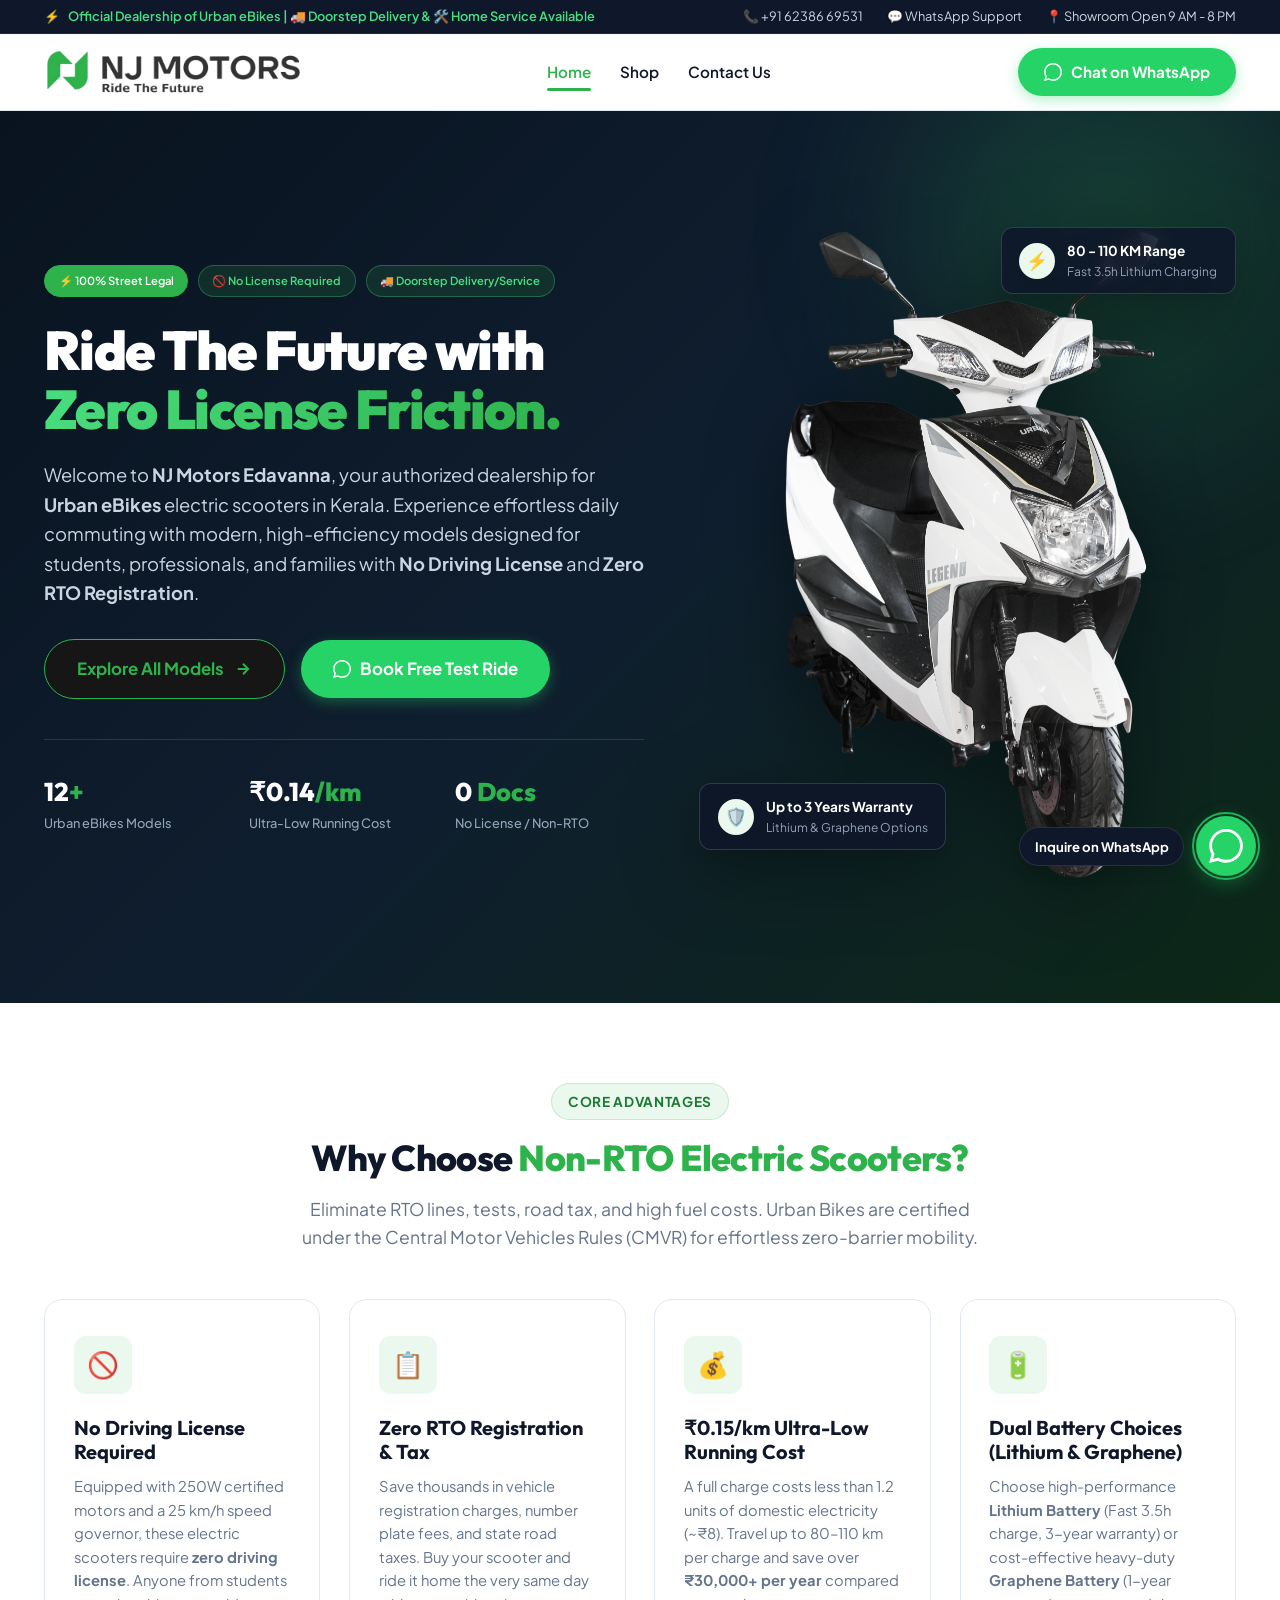
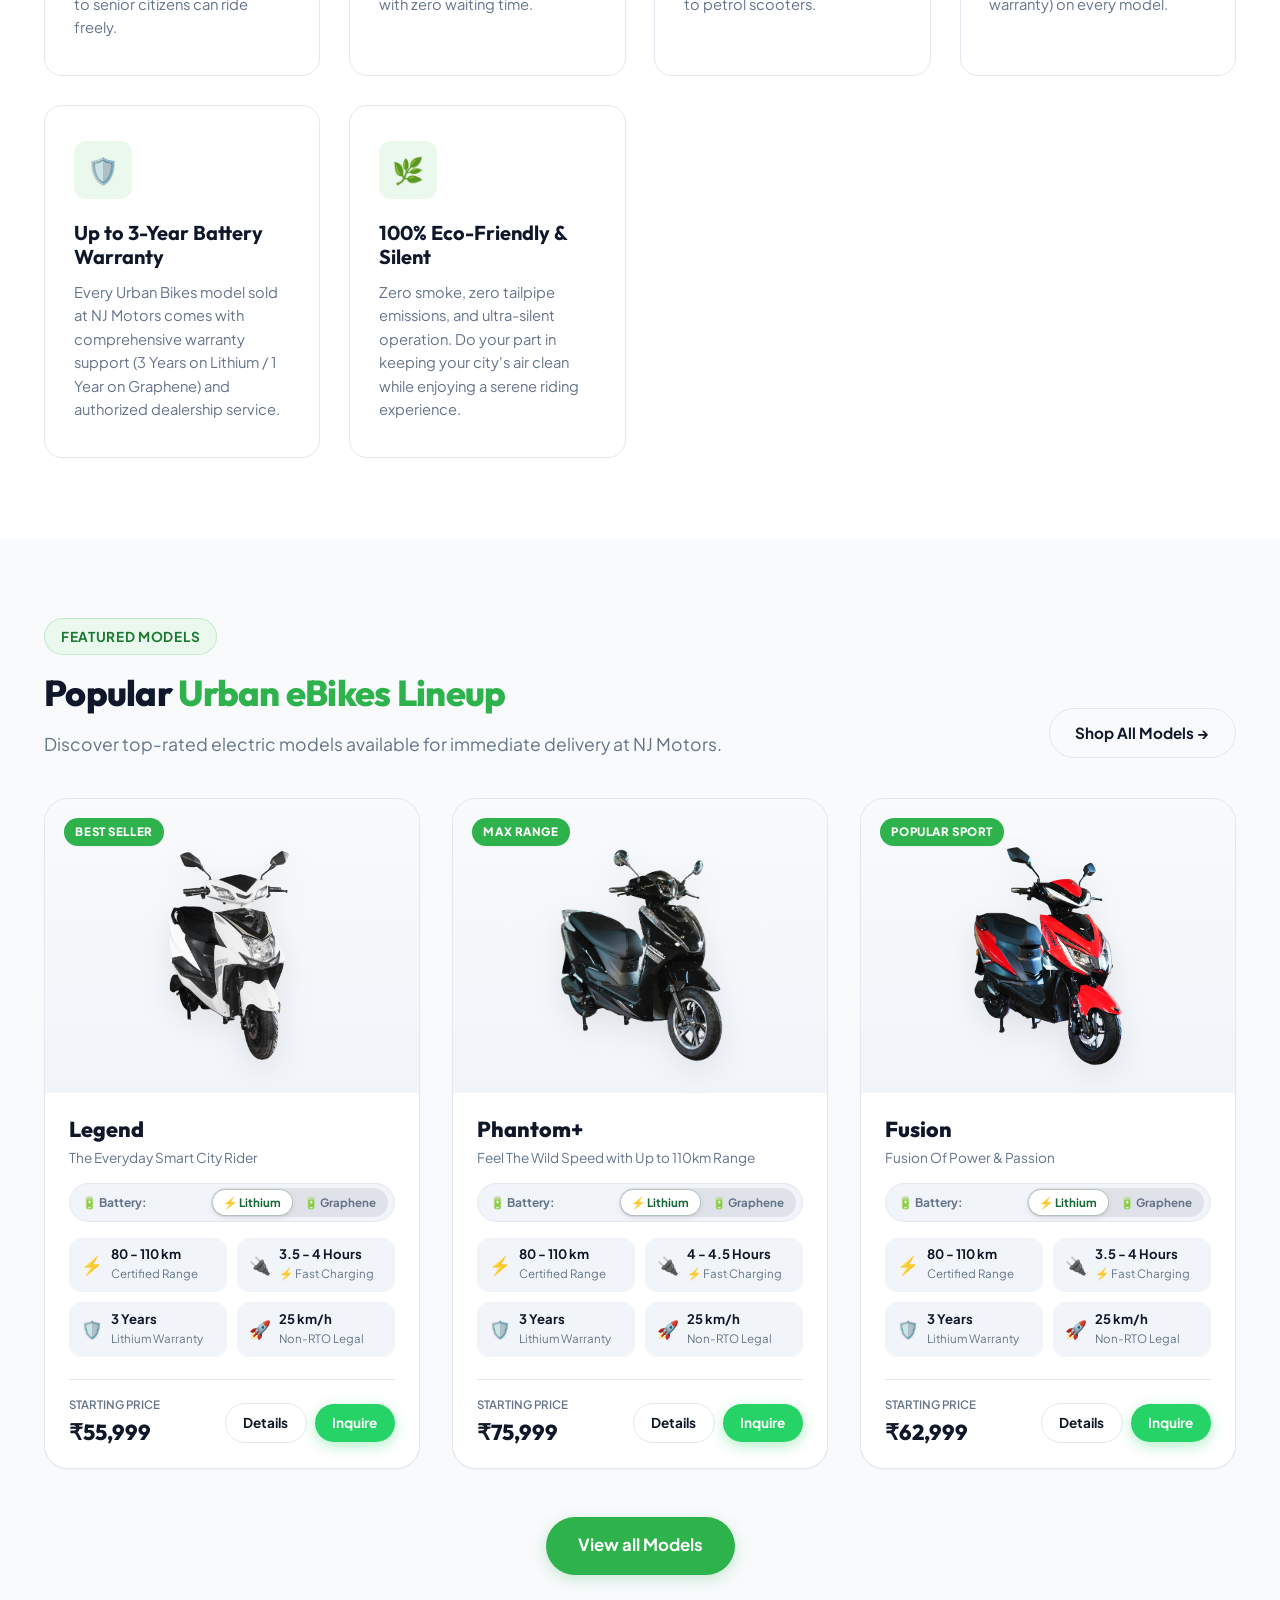
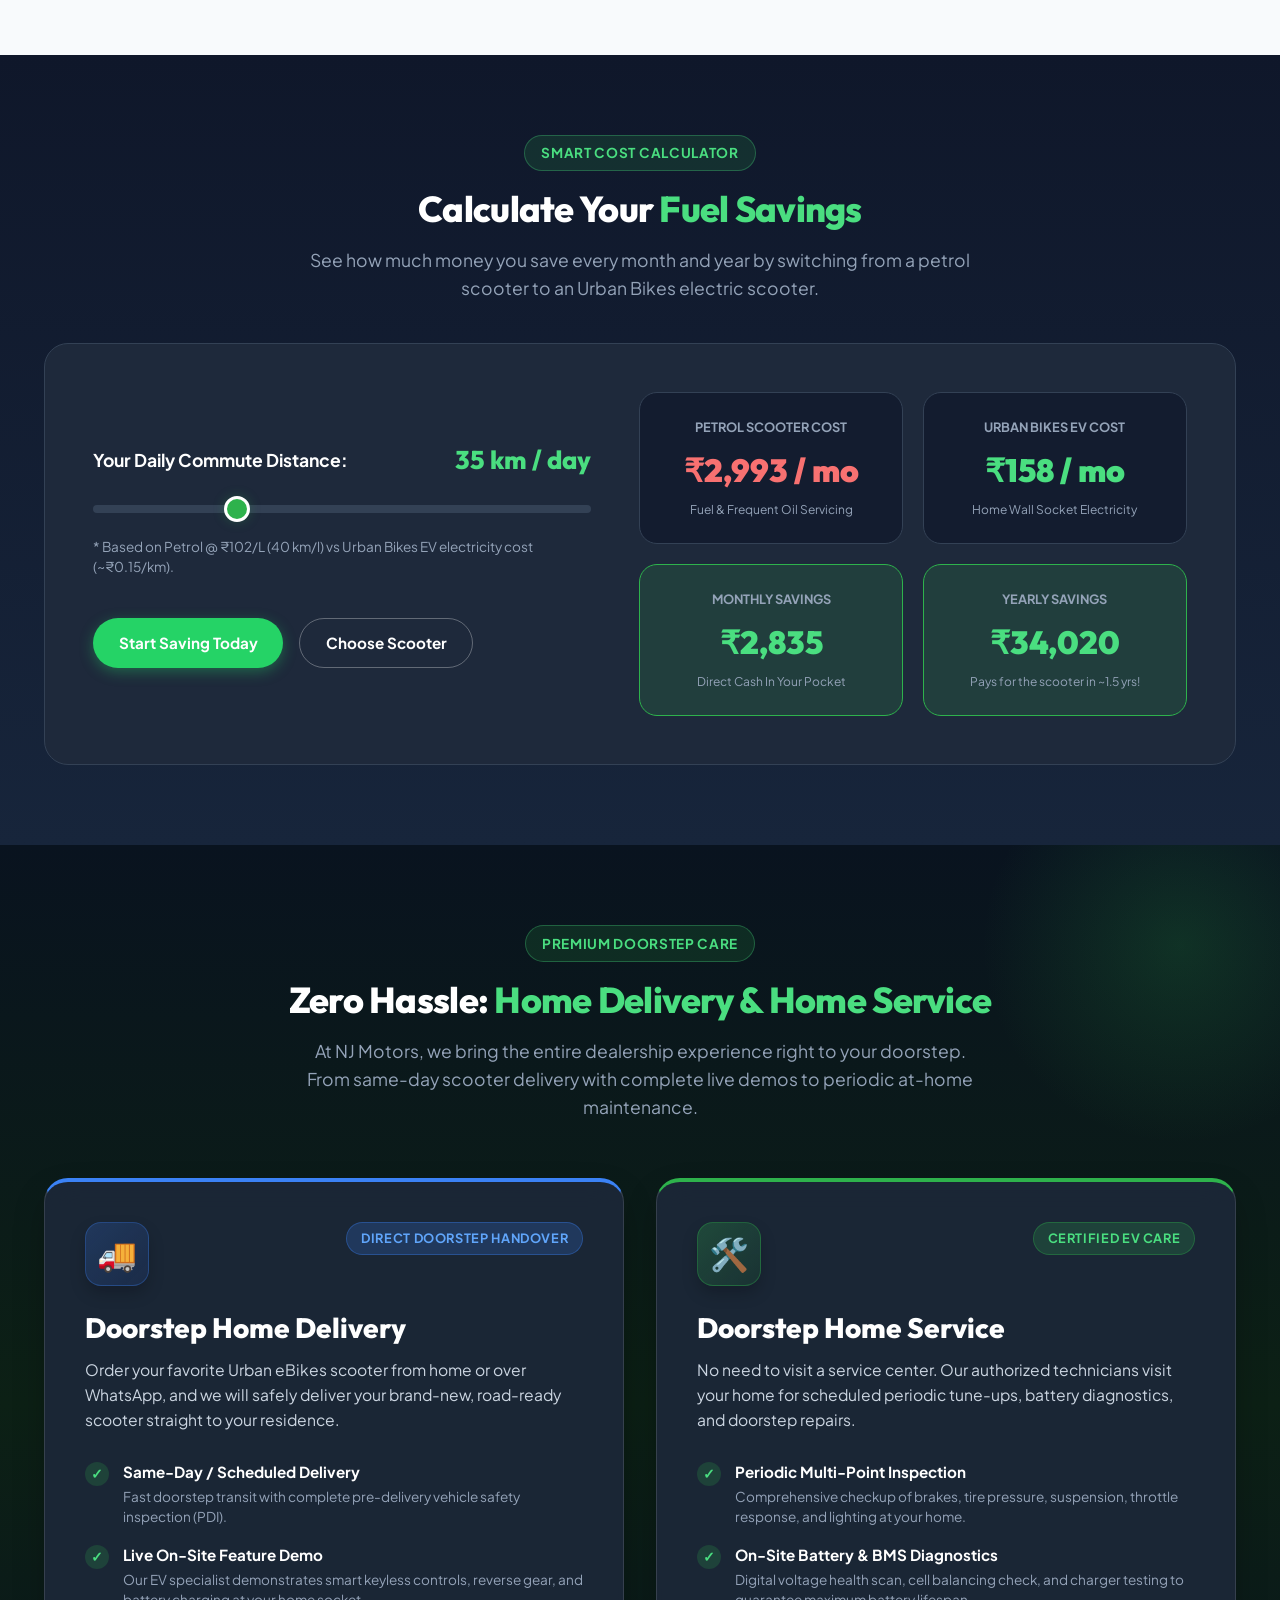
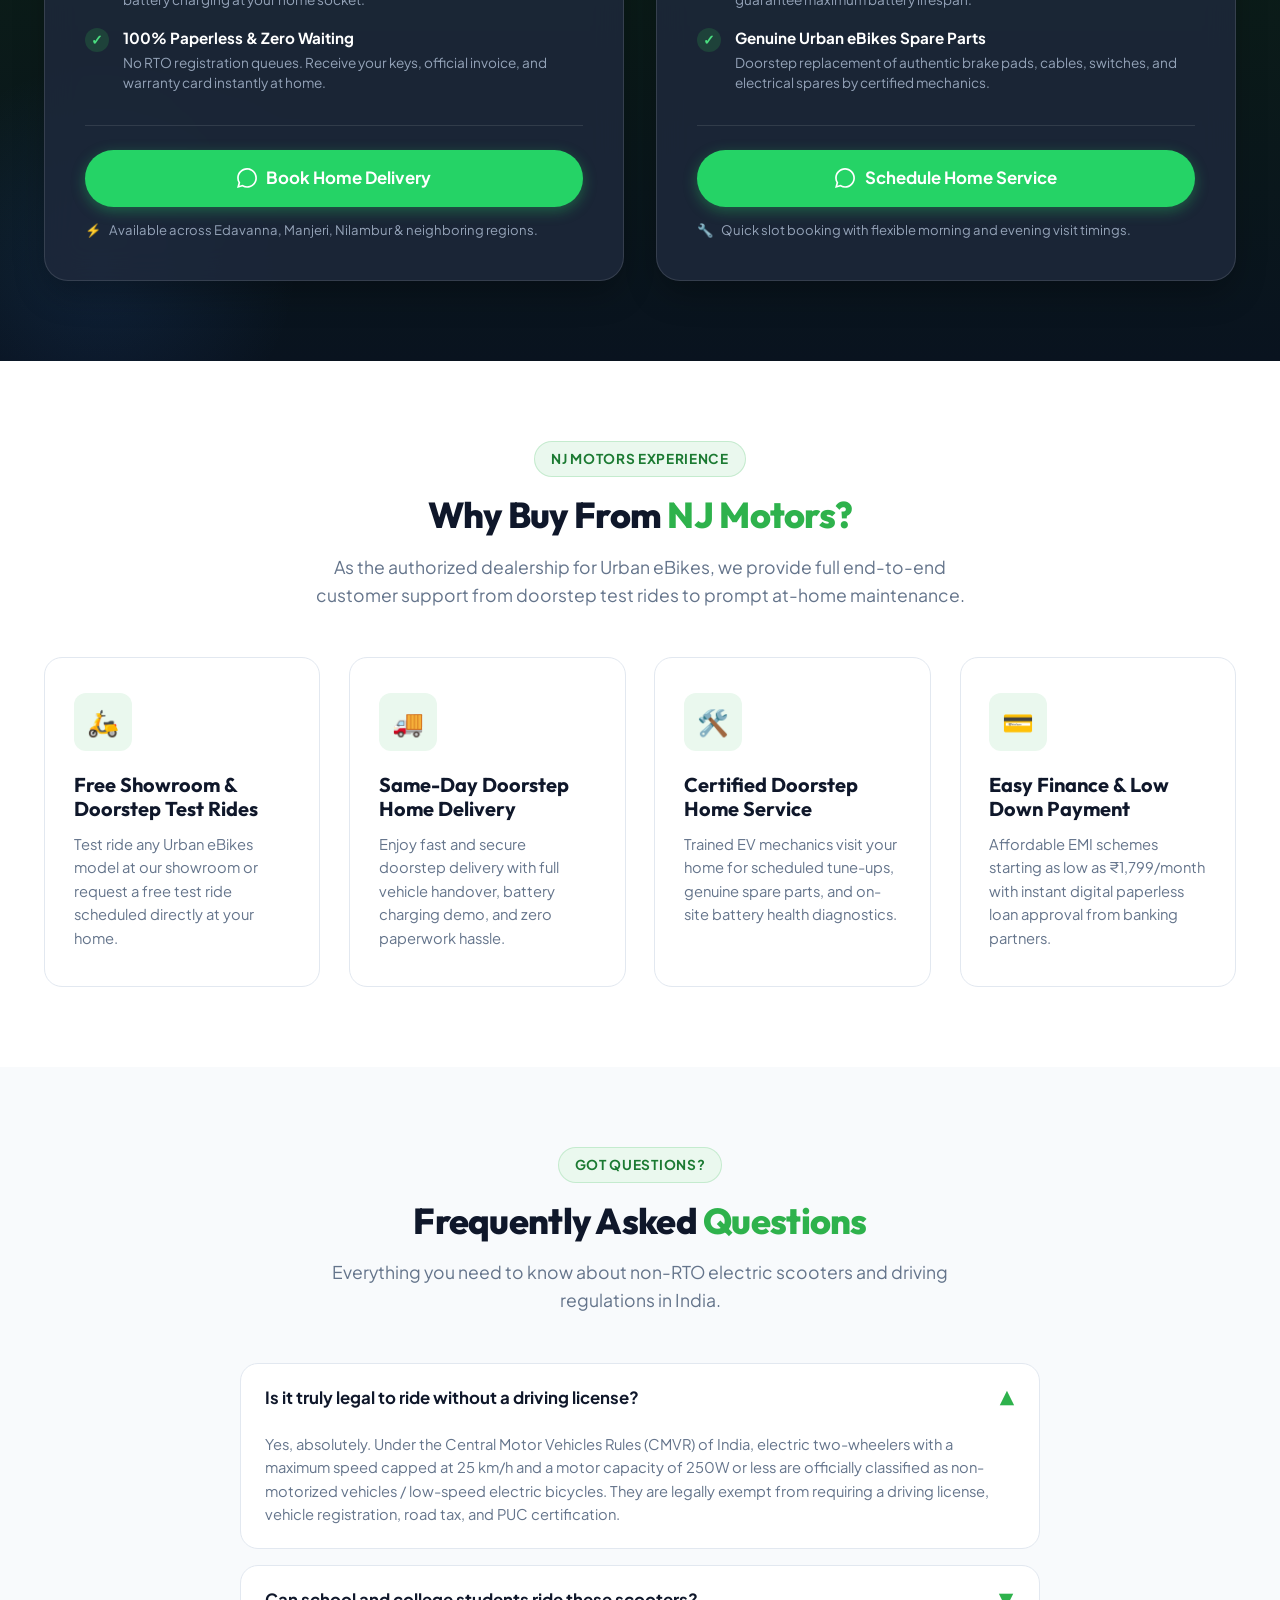
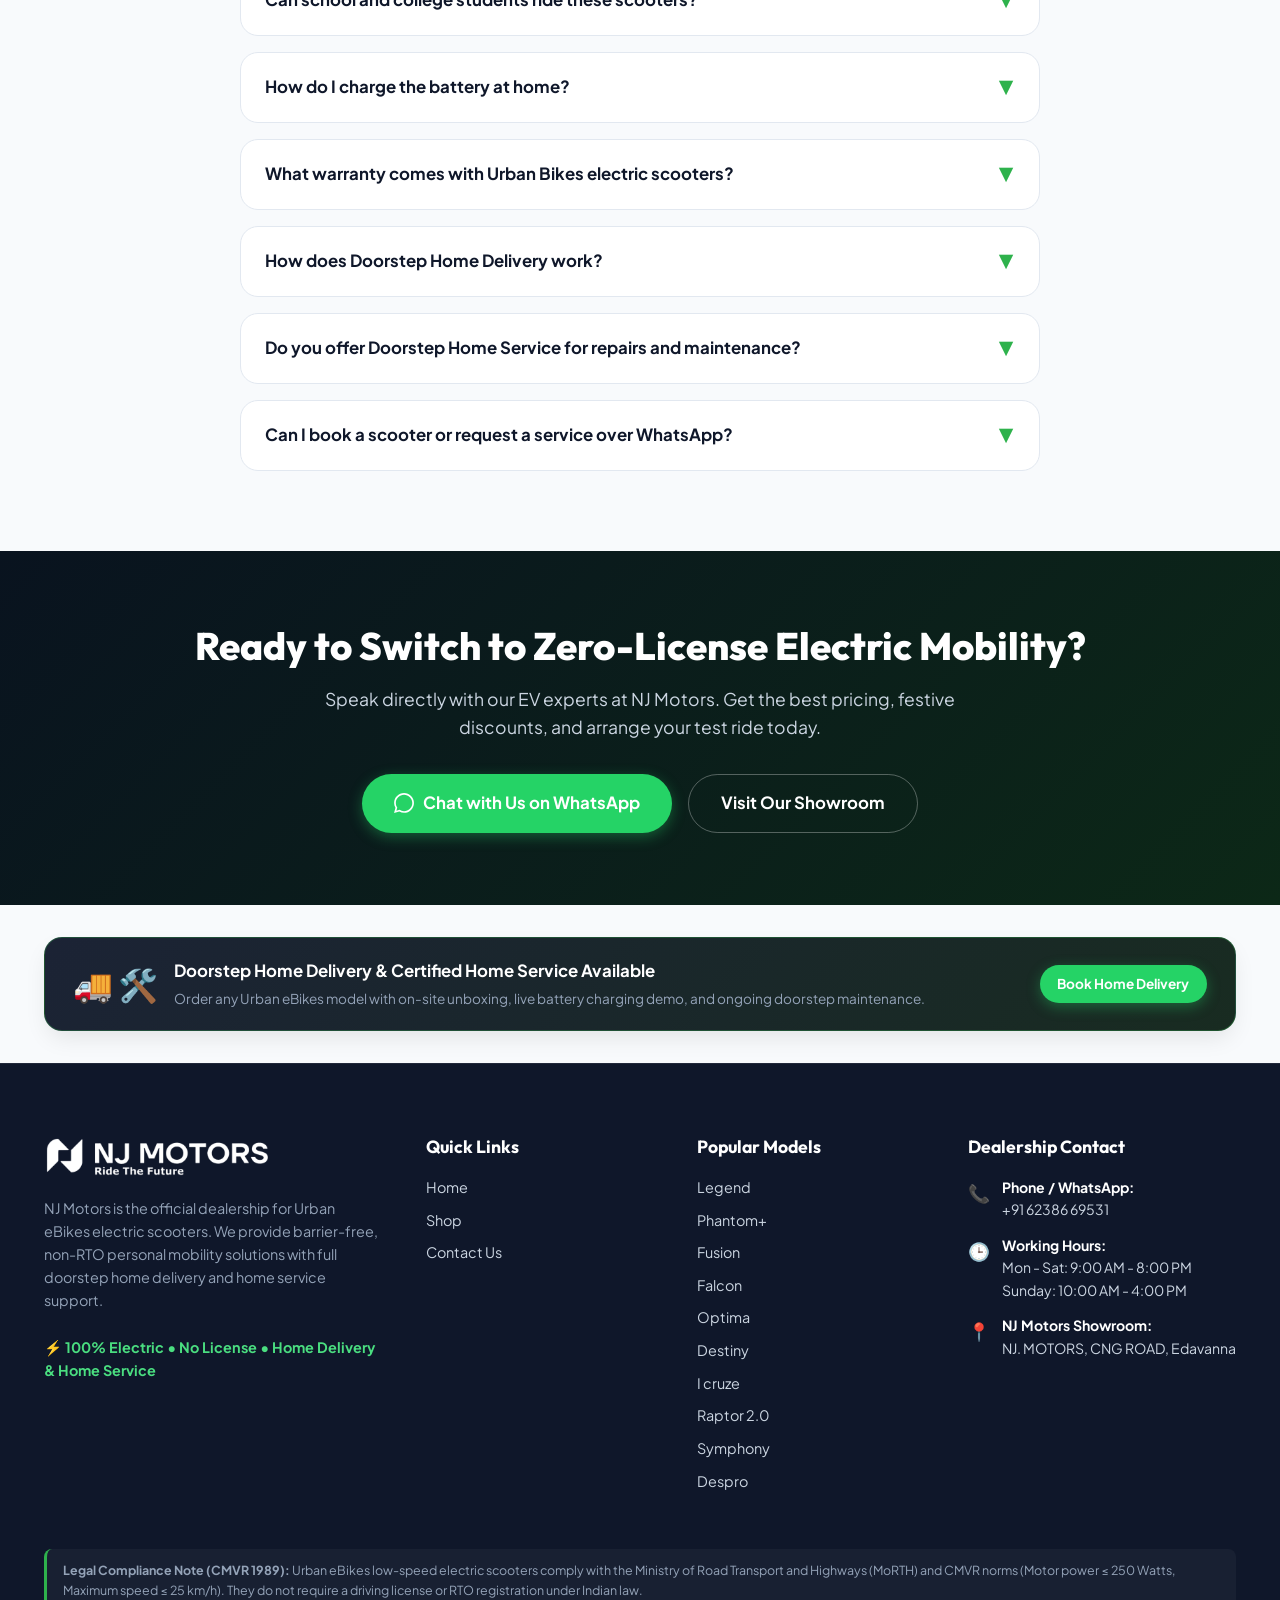
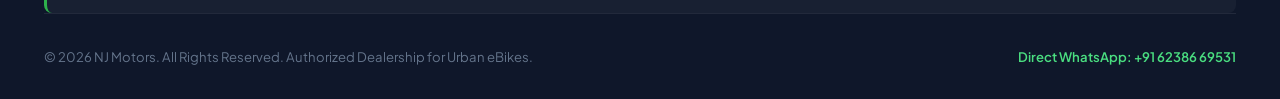
<file: index.html>
<!DOCTYPE html>
<html lang="en">
<head>
  <meta charset="UTF-8" />
  <meta name="viewport" content="width=device-width, initial-scale=1.0" />
  
  <!-- Primary Meta Tags -->
  <title>NJ Motors Edavanna | Urban eBikes Electric Scooters Dealership Kerala</title>
  <meta name="title" content="NJ Motors Edavanna | Urban eBikes Electric Scooters Dealership Kerala" />
  <meta name="description" content="NJ Motors Edavanna is the authorized dealership for Urban eBikes electric scooters in Malappuram, Kerala. 100% Street Legal, No Driving License Required, Zero RTO Registration. Doorstep Delivery &amp; Doorstep Service. WhatsApp: +91 62386 69531." />
  <meta name="keywords" content="NJ Motors, NJ Motors Edavanna, Urban eBikes, Urban eBikes Edavanna, Urban eBikes Kerala, Electric scooter Edavanna, Electric scooter Malappuram, No license electric scooter Kerala, Non RTO electric scooter, Electric bike Edavanna, EV showroom Edavanna, Urban Legend, Urban Fusion, Urban Falcon, Urban Optima, Urban Phantom Plus, Raptor 2.0, Symphony, Despro, electric scooter home service Kerala" />
  <meta name="author" content="NJ Motors" />
  <meta name="robots" content="index, follow, max-image-preview:large, max-snippet:-1, max-video-preview:-1" />
  <meta name="theme-color" content="#0c2817" />
  <link rel="canonical" href="https://njmotors.in/" />

  <!-- Geographic Location Tags for Local SEO (Edavanna, Kerala) -->
  <meta name="geo.region" content="IN-KL" />
  <meta name="geo.placename" content="Edavanna, Malappuram, Kerala" />
  <meta name="geo.position" content="11.218197;76.140579" />
  <meta name="ICBM" content="11.218197, 76.140579" />

  <!-- Open Graph / Facebook / WhatsApp Sharing Meta Tags -->
  <meta property="og:type" content="website" />
  <meta property="og:locale" content="en_IN" />
  <meta property="og:site_name" content="NJ Motors - Urban eBikes Dealership" />
  <meta property="og:url" content="https://njmotors.in/" />
  <meta property="og:title" content="NJ Motors Edavanna | Urban eBikes Electric Scooters - No License Required" />
  <meta property="og:description" content="Authorized dealership for Urban eBikes in Edavanna, Kerala. Non-RTO electric scooters with no license required. Doorstep delivery &amp; home service across Malappuram." />
  <meta property="og:image" content="https://njmotors.in/assets/logo.png" />
  <meta property="og:image:secure_url" content="https://njmotors.in/assets/logo.png" />
  <meta property="og:image:type" content="image/png" />
  <meta property="og:image:width" content="1200" />
  <meta property="og:image:height" content="630" />
  <meta property="og:image:alt" content="NJ Motors Edavanna - Urban eBikes Electric Scooters Dealership Logo" />

  <!-- Twitter Card Tags -->
  <meta name="twitter:card" content="summary_large_image" />
  <meta name="twitter:url" content="https://njmotors.in/" />
  <meta name="twitter:title" content="NJ Motors Edavanna | Urban eBikes Electric Scooters" />
  <meta name="twitter:description" content="Discover Urban eBikes smart electric scooters at NJ Motors Edavanna. Zero license required, 80-110 km range, doorstep home service." />
  <meta name="twitter:image" content="https://njmotors.in/assets/logo.png" />
  <meta name="twitter:image:alt" content="NJ Motors Edavanna Logo" />

  <!-- Favicon & Icons -->
  <link rel="icon" type="image/x-icon" href="assets/favison.ico" />
  <link rel="apple-touch-icon" href="assets/favison.ico" />
  <link rel="stylesheet" href="css/style.css" />

  <!-- Schema.org JSON-LD Structured Data for LocalBusiness / MotorcycleDealer / AutoDealer -->
  <script type="application/ld+json">
  {
    "@context": "https://schema.org",
    "@type": ["MotorcycleDealer", "AutoDealer", "LocalBusiness"],
    "@id": "https://njmotors.in/#localbusiness",
    "name": "NJ Motors - Urban eBikes Dealership",
    "alternateName": ["NJ Motors", "NJ Motors Edavanna", "Urban eBikes Edavanna", "Urban eBikes Kerala"],
    "url": "https://njmotors.in/",
    "logo": "https://njmotors.in/assets/logo.png",
    "image": "https://njmotors.in/assets/logo.png",
    "description": "NJ Motors is the official authorized dealership for Urban eBikes electric scooters located at CNG Road, Edavanna, Malappuram, Kerala. Specializing in CMVR-compliant non-RTO electric scooters requiring no driving license, featuring lithium and graphene battery options, doorstep delivery, and certified doorstep service.",
    "telephone": "+916238669531",
    "priceRange": "₹₹",
    "address": {
      "@type": "PostalAddress",
      "streetAddress": "NJ. MOTORS, CNG ROAD",
      "addressLocality": "Edavanna",
      "addressRegion": "Kerala",
      "postalCode": "676541",
      "addressCountry": "IN"
    },
    "geo": {
      "@type": "GeoCoordinates",
      "latitude": 11.2181968,
      "longitude": 76.1405787
    },
    "openingHoursSpecification": [
      {
        "@type": "OpeningHoursSpecification",
        "dayOfWeek": ["Monday", "Tuesday", "Wednesday", "Thursday", "Friday", "Saturday"],
        "opens": "09:00",
        "closes": "20:00"
      },
      {
        "@type": "OpeningHoursSpecification",
        "dayOfWeek": ["Sunday"],
        "opens": "10:00",
        "closes": "16:00"
      }
    ],
    "areaServed": [
      { "@type": "City", "name": "Edavanna" },
      { "@type": "City", "name": "Manjeri" },
      { "@type": "City", "name": "Nilambur" },
      { "@type": "City", "name": "Malappuram" },
      { "@type": "City", "name": "Kozhikode" },
      { "@type": "State", "name": "Kerala" }
    ],
    "hasMap": "https://www.google.com/maps/place/NJ+MOTORS/@11.2181969,76.1405788,17z/data=!3m1!4b1!4m6!3m5!1s0x3ba63945e69581eb:0xe90ee36107f0a805!8m2!3d11.2181969!4d76.1405788!16s%2Fg%2F11y1431s_g",
    "sameAs": [
      "https://wa.me/916238669531",
      "https://www.google.com/maps/place/NJ+MOTORS/@11.2181969,76.1405788,17z/data=!3m1!4b1!4m6!3m5!1s0x3ba63945e69581eb:0xe90ee36107f0a805!8m2!3d11.2181969!4d76.1405788!16s%2Fg%2F11y1431s_g"
    ],
    "brand": {
      "@type": "Brand",
      "name": "Urban eBikes"
    }
  }
  </script>

  <!-- Schema.org WebSite Search Schema -->
  <script type="application/ld+json">
  {
    "@context": "https://schema.org",
    "@type": "WebSite",
    "@id": "https://njmotors.in/#website",
    "url": "https://njmotors.in/",
    "name": "NJ Motors",
    "alternateName": ["NJ Motors Edavanna", "Urban eBikes Edavanna", "NJ Motors Urban eBikes"],
    "description": "Official Urban eBikes electric scooter showroom & dealership in Edavanna, Malappuram, Kerala.",
    "publisher": {
      "@id": "https://njmotors.in/#localbusiness"
    }
  }
  </script>

  <!-- Schema.org FAQPage Schema for Google Rich Snippets -->
  <script type="application/ld+json">
  {
    "@context": "https://schema.org",
    "@type": "FAQPage",
    "mainEntity": [
      {
        "@type": "Question",
        "name": "Do I need a driving license to ride Urban eBikes electric scooters?",
        "acceptedAnswer": {
          "@type": "Answer",
          "text": "No driving license is required. Urban eBikes models feature a certified 250W BLDC motor with a top speed capped at 25 km/h, making them legally classified as Non-RTO electric vehicles under Indian CMVR rules. No driving license, RTO registration, or road tax is needed."
        }
      },
      {
        "@type": "Question",
        "name": "Where is NJ Motors showroom located in Edavanna?",
        "acceptedAnswer": {
          "@type": "Answer",
          "text": "NJ Motors is located on CNG Road, Edavanna, Malappuram district, Kerala (PIN: 676541). You can visit during showroom hours (Mon-Sat 9 AM - 8 PM, Sun 10 AM - 4 PM) or contact via WhatsApp at +91 62386 69531."
        }
      },
      {
        "@type": "Question",
        "name": "What is the difference between Lithium and Graphene battery options?",
        "acceptedAnswer": {
          "@type": "Answer",
          "text": "Lithium Battery variants offer longer certified range (80-110 km), fast charging in 3.5-4 hours, detachable portable packs, and a 3-Year comprehensive warranty. Graphene Battery variants offer reliable 65-80 km range, 6-7 hours charging, and a 1-Year warranty at an economical price point."
        }
      },
      {
        "@type": "Question",
        "name": "Does NJ Motors offer Doorstep Delivery and Home Service in Kerala?",
        "acceptedAnswer": {
          "@type": "Answer",
          "text": "Yes! NJ Motors provides Doorstep Home Delivery with full vehicle walkthrough, as well as certified Doorstep Home Service where EV technicians visit your address for periodic maintenance and repairs."
        }
      },
      {
        "@type": "Question",
        "name": "How can I book an Urban eBikes test ride or buy online?",
        "acceptedAnswer": {
          "@type": "Answer",
          "text": "You can easily book a free showroom or doorstep test ride by chatting directly with NJ Motors on WhatsApp at +91 62386 69531."
        }
      }
    ]
  }
  </script>

  <!-- Schema.org BreadcrumbList Schema -->
  <script type="application/ld+json">
  {
    "@context": "https://schema.org",
    "@type": "BreadcrumbList",
    "itemListElement": [
      {
        "@type": "ListItem",
        "position": 1,
        "name": "Home",
        "item": "https://njmotors.in/"
      }
    ]
  }
  </script>
</head>
<body>

  <!-- Top Bar -->
  <div class="header-topbar">
    <div class="container header-topbar-inner">
      <div class="topbar-badge">
        <span>⚡</span> Official Dealership of Urban eBikes | 🚚 Doorstep Delivery &amp; 🛠️ Home Service Available
      </div>
      <div class="topbar-contact">
        <a href="tel:+916238669531">📞 +91 62386 69531</a>
        <a href="https://wa.me/916238669531?text=Hi%20NJ%20Motors,%20I%20am%20interested%20in%20Urban%20eBikes%20electric%20scooters%20and%20home%20delivery/service." target="_blank">💬 WhatsApp Support</a>
        <span>📍 Showroom Open 9 AM - 8 PM</span>
      </div>
    </div>
  </div>

  <!-- Main Navigation Header -->
  <header class="site-header">
    <div class="container header-nav-container">
      <a href="index.html" class="brand-logo-link" title="NJ Motors - Home">
        <img src="assets/logo.png" alt="NJ Motors Logo" class="brand-logo-img" />
      </a>

      <nav class="nav-links">
        <a href="index.html" class="nav-link active">Home</a>
        <a href="models.html" class="nav-link">Shop</a>
        <a href="contact.html" class="nav-link">Contact Us</a>
      </nav>

      <div class="nav-actions">
        <a href="https://wa.me/916238669531?text=Hi%20NJ%20Motors,%20I%20would%20like%20to%20know%20more%20about%20your%20Urban%20Bikes%20lineup!" class="btn btn-whatsapp" target="_blank">
          <svg width="18" height="18" viewBox="0 0 24 24" fill="currentColor"><path d="M.057 24l1.687-6.163c-1.041-1.804-1.588-3.849-1.587-5.946.003-6.556 5.338-11.891 11.893-11.891 3.181.001 6.167 1.24 8.413 3.488 2.245 2.248 3.481 5.236 3.48 8.414-.003 6.557-5.338 11.892-11.893 11.892-1.99-.001-3.951-.5-5.688-1.448l-6.305 1.654zm6.597-3.807c1.676.995 3.276 1.591 5.392 1.592 5.448 0 9.886-4.434 9.889-9.885.002-5.462-4.415-9.89-9.881-9.892-5.452 0-9.887 4.434-9.889 9.884-.001 2.225.651 3.891 1.746 5.634l-.999 3.648 3.742-.981z"/></svg>
          Chat on WhatsApp
        </a>
        <button class="mobile-menu-toggle" id="mobileMenuToggle" aria-label="Open Navigation Menu">
          ☰
        </button>
      </div>
    </div>
  </header>

  <!-- Mobile Drawer Menu -->
  <div class="mobile-nav-overlay" id="mobileNavOverlay"></div>
  <div class="mobile-nav-drawer" id="mobileNavDrawer">
    <div class="mobile-drawer-header">
      <img src="assets/logo.png" alt="NJ Motors Logo" style="height: 32px;" />
      <button class="mobile-drawer-close" id="mobileDrawerClose" aria-label="Close Menu">✕</button>
    </div>
    <div class="mobile-nav-links">
      <a href="index.html" class="mobile-nav-link active">Home</a>
      <a href="models.html" class="mobile-nav-link">Shop</a>
      <a href="contact.html" class="mobile-nav-link">Contact Us</a>
    </div>
    <div style="margin-top: auto; padding-top: 1.5rem; display: flex; flex-direction: row; gap: 0.75rem;">
      <a href="tel:+916238669531" class="btn btn-primary call-now-cta" style="flex: 1; padding: 0.85rem 0;" aria-label="Call Now">
        <svg width="22" height="22" viewBox="0 0 24 24" fill="none" stroke="currentColor" stroke-width="2" stroke-linecap="round" stroke-linejoin="round"><path d="M22 16.92v3a2 2 0 0 1-2.18 2 19.79 19.79 0 0 1-8.63-3.07 19.5 19.5 0 0 1-6-6 19.79 19.79 0 0 1-3.07-8.67A2 2 0 0 1 4.11 2h3a2 2 0 0 1 2 1.72 12.84 12.84 0 0 0 .7 2.81 2 2 0 0 1-.45 2.11L8.09 9.91a16 16 0 0 0 6 6l1.27-1.27a2 2 0 0 1 2.11-.45 12.84 12.84 0 0 0 2.81.7A2 2 0 0 1 22 16.92z"></path></svg>
      </a>
      <a href="https://wa.me/916238669531?text=Hi%20NJ%20Motors,%20I%20want%20to%20know%20more%20about%20Urban%20Bikes!" class="btn btn-whatsapp" style="flex: 1; padding: 0.85rem 0;" aria-label="WhatsApp" target="_blank">
        <svg width="24" height="24" viewBox="0 0 24 24" fill="currentColor"><path d="M.057 24l1.687-6.163c-1.041-1.804-1.588-3.849-1.587-5.946.003-6.556 5.338-11.891 11.893-11.891 3.181.001 6.167 1.24 8.413 3.488 2.245 2.248 3.481 5.236 3.48 8.414-.003 6.557-5.338 11.892-11.893 11.892-1.99-.001-3.951-.5-5.688-1.448l-6.305 1.654zm6.597-3.807c1.676.995 3.276 1.591 5.392 1.592 5.448 0 9.886-4.434 9.889-9.885.002-5.462-4.415-9.89-9.881-9.892-5.452 0-9.887 4.434-9.889 9.884-.001 2.225.651 3.891 1.746 5.634l-.999 3.648 3.742-.981z"/></svg>
      </a>
    </div>
  </div>

  <!-- Hero Section -->
  <section class="hero-section">
    <div class="hero-bg-glow"></div>
    <div class="container hero-grid">
      <div class="hero-content">
        <div class="hero-badge-row">
          <span class="hero-badge highlight">⚡ 100% Street Legal</span>
          <span class="hero-badge">🚫 No License Required</span>
          <span class="hero-badge">🚚 Doorstep Delivery/Service</span>
          <!-- <span class="hero-badge">🛠️ Doorstep Home Service</span> -->
        </div>

        <h1 class="hero-title">
          Ride The Future with <span>Zero License Friction.</span>
        </h1>

        <p class="hero-subtitle">
          Welcome to <strong>NJ Motors Edavanna</strong>, your authorized dealership for <strong>Urban eBikes</strong> electric scooters in Kerala. Experience effortless daily commuting with modern, high-efficiency models designed for students, professionals, and families with <strong>No Driving License</strong> and <strong>Zero RTO Registration</strong>.
        </p>

        <div class="hero-actions">
          <a href="models.html" class="btn btn-primary-outline btn-lg">
            Explore All Models
            <svg width="18" height="18" viewBox="0 0 24 24" fill="none" stroke="currentColor" stroke-width="2.5"><path d="M5 12h14M12 5l7 7-7 7"/></svg>
          </a>
          <a href="https://wa.me/916238669531?text=Hi%20NJ%20Motors,%20I%20want%20to%20book%20a%20free%20test%20ride%20for%20Urban%20eBikes%20electric%20scooter." class="btn btn-whatsapp btn-lg" target="_blank">
            <svg width="18" height="18" viewBox="0 0 24 24" fill="currentColor"><path d="M.057 24l1.687-6.163c-1.041-1.804-1.588-3.849-1.587-5.946.003-6.556 5.338-11.891 11.893-11.891 3.181.001 6.167 1.24 8.413 3.488 2.245 2.248 3.481 5.236 3.48 8.414-.003 6.557-5.338 11.892-11.893 11.892-1.99-.001-3.951-.5-5.688-1.448l-6.305 1.654zm6.597-3.807c1.676.995 3.276 1.591 5.392 1.592 5.448 0 9.886-4.434 9.889-9.885.002-5.462-4.415-9.89-9.881-9.892-5.452 0-9.887 4.434-9.889 9.884-.001 2.225.651 3.891 1.746 5.634l-.999 3.648 3.742-.981z"/></svg>
            Book Free Test Ride
          </a>
        </div>

        <div class="hero-trust-bar">
          <div class="trust-item">
            <div class="trust-number">12<span>+</span></div>
            <div class="trust-label">Urban eBikes Models</div>
          </div>
          <div class="trust-item">
            <div class="trust-number">₹0.14<span>/km</span></div>
            <div class="trust-label">Ultra-Low Running Cost</div>
          </div>
          <div class="trust-item">
            <div class="trust-number">0<span> Docs</span></div>
            <div class="trust-label">No License / Non-RTO</div>
          </div>
        </div>
      </div>

      <div class="hero-visual">
        <div class="hero-image-wrapper">
          <img src="assets/images/legend.png" alt="Urban eBikes Electric Scooter at NJ Motors Edavanna Kerala" />
          
          <div class="hero-feature-bubble top-right">
            <div class="bubble-icon">⚡</div>
            <div>
              <div class="bubble-title">80 - 110 KM Range</div>
              <div class="bubble-sub">Fast 3.5h Lithium Charging</div>
            </div>
          </div>

          <div class="hero-feature-bubble bottom-left">
            <div class="bubble-icon">🛡️</div>
            <div>
              <div class="bubble-title">Up to 3 Years Warranty</div>
              <div class="bubble-sub">Lithium &amp; Graphene Options</div>
            </div>
          </div>
        </div>
      </div>
    </div>
  </section>

  <!-- Key Differentiators / USPs Section -->
  <section class="section-padding" id="why-no-license" style="background-color: #ffffff;">
    <div class="container text-center">
      <span class="section-tag">Core Advantages</span>
      <h2 class="section-title">Why Choose <span class="highlight-green">Non-RTO Electric Scooters?</span></h2>
      <p class="section-subtitle">
        Eliminate RTO lines, tests, road tax, and high fuel costs. Urban Bikes are certified under the Central Motor Vehicles Rules (CMVR) for effortless zero-barrier mobility.
      </p>

      <div class="usp-grid text-left">
        <div class="usp-card">
          <div class="usp-icon-box">🚫</div>
          <h3 class="usp-title">No Driving License Required</h3>
          <p class="usp-desc">
            Equipped with 250W certified motors and a 25 km/h speed governor, these electric scooters require <strong>zero driving license</strong>. Anyone from students to senior citizens can ride freely.
          </p>
        </div>

        <div class="usp-card">
          <div class="usp-icon-box">📋</div>
          <h3 class="usp-title">Zero RTO Registration &amp; Tax</h3>
          <p class="usp-desc">
            Save thousands in vehicle registration charges, number plate fees, and state road taxes. Buy your scooter and ride it home the very same day with zero waiting time.
          </p>
        </div>

        <div class="usp-card">
          <div class="usp-icon-box">💰</div>
          <h3 class="usp-title">₹0.15/km Ultra-Low Running Cost</h3>
          <p class="usp-desc">
            A full charge costs less than 1.2 units of domestic electricity (~₹8). Travel up to 80–110 km per charge and save over <strong>₹30,000+ per year</strong> compared to petrol scooters.
          </p>
        </div>

        <div class="usp-card">
          <div class="usp-icon-box">🔋</div>
          <h3 class="usp-title">Dual Battery Choices (Lithium &amp; Graphene)</h3>
          <p class="usp-desc">
            Choose high-performance <strong>Lithium Battery</strong> (Fast 3.5h charge, 3-year warranty) or cost-effective heavy-duty <strong>Graphene Battery</strong> (1-year warranty) on every model.
          </p>
        </div>

        <div class="usp-card">
          <div class="usp-icon-box">🛡️</div>
          <h3 class="usp-title">Up to 3-Year Battery Warranty</h3>
          <p class="usp-desc">
            Every Urban Bikes model sold at NJ Motors comes with comprehensive warranty support (3 Years on Lithium / 1 Year on Graphene) and authorized dealership service.
          </p>
        </div>

        <div class="usp-card">
          <div class="usp-icon-box">🌿</div>
          <h3 class="usp-title">100% Eco-Friendly &amp; Silent</h3>
          <p class="usp-desc">
            Zero smoke, zero tailpipe emissions, and ultra-silent operation. Do your part in keeping your city's air clean while enjoying a serene riding experience.
          </p>
        </div>
      </div>
    </div>
  </section>

  <!-- Featured Models Showcase Section -->
  <section class="section-padding" style="background-color: var(--bg-body);">
    <div class="container">
      <div style="display: flex; justify-content: space-between; align-items: flex-end; flex-wrap: wrap; gap: 1rem; margin-bottom: 2rem;">
        <div>
          <span class="section-tag">Featured Models</span>
          <h2 class="section-title">Popular <span class="highlight-green">Urban eBikes Lineup</span></h2>
          <p class="section-subtitle" style="margin-left: 0;">Discover top-rated electric models available for immediate delivery at NJ Motors.</p>
        </div>
        <a href="models.html" class="btn btn-outline">
          Shop All Models →
        </a>
      </div>

      <div class="scooter-grid">
        <!-- Card 1: Legend -->
        <div class="scooter-card" id="card-urban-legend">
          <div class="card-badge-top">
            <span class="scooter-badge">Best Seller</span>
          </div>
          <div class="scooter-img-box">
            <a href="product.html?id=urban-legend&battery=lithium" class="card-details-btn">
              <img src="assets/images/legend.png" alt="Legend Electric Scooter" class="scooter-img" />
            </a>
          </div>
          <div class="card-body">
            <h3 class="scooter-name"><a href="product.html?id=urban-legend&battery=lithium" class="card-details-btn">Legend</a></h3>
            <p class="scooter-tagline">The Everyday Smart City Rider</p>

            <!-- Interactive Battery Type Switcher -->
            <div class="card-battery-toggle-wrap">
              <span class="card-battery-toggle-lbl">🔋 Battery:</span>
              <div class="card-battery-toggle" role="group" aria-label="Select Battery Variant">
                <button type="button" class="card-battery-btn active" data-battery="lithium" title="Switch to Lithium" onclick="toggleCardBattery(event, 'urban-legend', 'lithium')">
                  ⚡ Lithium
                </button>
                <button type="button" class="card-battery-btn" data-battery="graphene" title="Switch to Graphene" onclick="toggleCardBattery(event, 'urban-legend', 'graphene')">
                  🔋 Graphene
                </button>
              </div>
            </div>

            <div class="scooter-specs-pills">
              <div class="spec-pill spec-pill-range">
                <span class="spec-pill-icon">⚡</span>
                <div class="spec-pill-text"><strong>80 - 110 km</strong><span>Certified Range</span></div>
              </div>
              <div class="spec-pill spec-pill-charge">
                <span class="spec-pill-icon">🔌</span>
                <div class="spec-pill-text"><strong>3.5 - 4 Hours</strong><span>⚡ Fast Charging</span></div>
              </div>
              <div class="spec-pill spec-pill-warranty">
                <span class="spec-pill-icon">🛡️</span>
                <div class="spec-pill-text"><strong>3 Years</strong><span>Lithium Warranty</span></div>
              </div>
              <div class="spec-pill">
                <span class="spec-pill-icon">🚀</span>
                <div class="spec-pill-text"><strong>25 km/h</strong><span>Non-RTO Legal</span></div>
              </div>
            </div>
            <div class="card-footer">
              <div class="scooter-price-box">
                <span class="price-label">Starting Price</span>
                <span class="price-val">₹55,999</span>
              </div>
              <div class="card-actions">
                <a href="product.html?id=urban-legend&battery=lithium" class="btn btn-outline btn-sm card-details-btn">Details</a>
                <a href="https://wa.me/916238669531?text=Hi%20NJ%20Motors,%20I%20want%20to%20inquire%20about%20the%20Urban%20eBikes%20Urban%20Legend%20with%20Lithium%20Battery%20(Price:%20₹55,999,%20Range:%2080-110%20km)" class="btn btn-whatsapp btn-sm card-inquire-btn" target="_blank">Inquire</a>
              </div>
            </div>
          </div>
        </div>

        <!-- Card 2: Phantom+ -->
        <div class="scooter-card" id="card-urban-phantom-plus">
          <div class="card-badge-top">
            <span class="scooter-badge">Max Range</span>
          </div>
          <div class="scooter-img-box">
            <a href="product.html?id=urban-phantom-plus&battery=lithium" class="card-details-btn">
              <img src="assets/images/phantom-plus.png" alt="Phantom+ Electric Scooter" class="scooter-img" />
            </a>
          </div>
          <div class="card-body">
            <h3 class="scooter-name"><a href="product.html?id=urban-phantom-plus&battery=lithium" class="card-details-btn">Phantom+</a></h3>
            <p class="scooter-tagline">Feel The Wild Speed with Up to 110km Range</p>

            <!-- Interactive Battery Type Switcher -->
            <div class="card-battery-toggle-wrap">
              <span class="card-battery-toggle-lbl">🔋 Battery:</span>
              <div class="card-battery-toggle" role="group" aria-label="Select Battery Variant">
                <button type="button" class="card-battery-btn active" data-battery="lithium" title="Switch to Lithium" onclick="toggleCardBattery(event, 'urban-phantom-plus', 'lithium')">
                  ⚡ Lithium
                </button>
                <button type="button" class="card-battery-btn" data-battery="graphene" title="Switch to Graphene" onclick="toggleCardBattery(event, 'urban-phantom-plus', 'graphene')">
                  🔋 Graphene
                </button>
              </div>
            </div>

            <div class="scooter-specs-pills">
              <div class="spec-pill spec-pill-range">
                <span class="spec-pill-icon">⚡</span>
                <div class="spec-pill-text"><strong>80 - 110 km</strong><span>Certified Range</span></div>
              </div>
              <div class="spec-pill spec-pill-charge">
                <span class="spec-pill-icon">🔌</span>
                <div class="spec-pill-text"><strong>4 - 4.5 Hours</strong><span>⚡ Fast Charging</span></div>
              </div>
              <div class="spec-pill spec-pill-warranty">
                <span class="spec-pill-icon">🛡️</span>
                <div class="spec-pill-text"><strong>3 Years</strong><span>Lithium Warranty</span></div>
              </div>
              <div class="spec-pill">
                <span class="spec-pill-icon">🚀</span>
                <div class="spec-pill-text"><strong>25 km/h</strong><span>Non-RTO Legal</span></div>
              </div>
            </div>
            <div class="card-footer">
              <div class="scooter-price-box">
                <span class="price-label">Starting Price</span>
                <span class="price-val">₹75,999</span>
              </div>
              <div class="card-actions">
                <a href="product.html?id=urban-phantom-plus&battery=lithium" class="btn btn-outline btn-sm card-details-btn">Details</a>
                <a href="https://wa.me/916238669531?text=Hi%20NJ%20Motors,%20I%20want%20to%20inquire%20about%20the%20Urban%20eBikes%20Urban%20Phantom+%20with%20Lithium%20Battery%20(Price:%20₹75,999,%20Range:%2080-110%20km)" class="btn btn-whatsapp btn-sm card-inquire-btn" target="_blank">Inquire</a>
              </div>
            </div>
          </div>
        </div>

        <!-- Card 3: Fusion -->
        <div class="scooter-card" id="card-urban-fusion">
          <div class="card-badge-top">
            <span class="scooter-badge">Popular Sport</span>
          </div>
          <div class="scooter-img-box">
            <a href="product.html?id=urban-fusion&battery=lithium" class="card-details-btn">
              <img src="assets/images/fusion.png" alt="Fusion Electric Scooter" class="scooter-img" />
            </a>
          </div>
          <div class="card-body">
            <h3 class="scooter-name"><a href="product.html?id=urban-fusion&battery=lithium" class="card-details-btn">Fusion</a></h3>
            <p class="scooter-tagline">Fusion Of Power &amp; Passion</p>

            <!-- Interactive Battery Type Switcher -->
            <div class="card-battery-toggle-wrap">
              <span class="card-battery-toggle-lbl">🔋 Battery:</span>
              <div class="card-battery-toggle" role="group" aria-label="Select Battery Variant">
                <button type="button" class="card-battery-btn active" data-battery="lithium" title="Switch to Lithium" onclick="toggleCardBattery(event, 'urban-fusion', 'lithium')">
                  ⚡ Lithium
                </button>
                <button type="button" class="card-battery-btn" data-battery="graphene" title="Switch to Graphene" onclick="toggleCardBattery(event, 'urban-fusion', 'graphene')">
                  🔋 Graphene
                </button>
              </div>
            </div>

            <div class="scooter-specs-pills">
              <div class="spec-pill spec-pill-range">
                <span class="spec-pill-icon">⚡</span>
                <div class="spec-pill-text"><strong>80 - 110 km</strong><span>Certified Range</span></div>
              </div>
              <div class="spec-pill spec-pill-charge">
                <span class="spec-pill-icon">🔌</span>
                <div class="spec-pill-text"><strong>3.5 - 4 Hours</strong><span>⚡ Fast Charging</span></div>
              </div>
              <div class="spec-pill spec-pill-warranty">
                <span class="spec-pill-icon">🛡️</span>
                <div class="spec-pill-text"><strong>3 Years</strong><span>Lithium Warranty</span></div>
              </div>
              <div class="spec-pill">
                <span class="spec-pill-icon">🚀</span>
                <div class="spec-pill-text"><strong>25 km/h</strong><span>Non-RTO Legal</span></div>
              </div>
            </div>
            <div class="card-footer">
              <div class="scooter-price-box">
                <span class="price-label">Starting Price</span>
                <span class="price-val">₹62,999</span>
              </div>
              <div class="card-actions">
                <a href="product.html?id=urban-fusion&battery=lithium" class="btn btn-outline btn-sm card-details-btn">Details</a>
                <a href="https://wa.me/916238669531?text=Hi%20NJ%20Motors,%20I%20want%20to%20inquire%20about%20the%20Urban%20eBikes%20Urban%20Fusion%20with%20Lithium%20Battery%20(Price:%20₹62,999,%20Range:%2080-110%20km)" class="btn btn-whatsapp btn-sm card-inquire-btn" target="_blank">Inquire</a>
              </div>
            </div>
          </div>
        </div>
      </div>

      <div class="text-center" style="margin-top: 3rem;">
        <a href="models.html" class="btn btn-primary btn-lg">
          View all Models
        </a>
      </div>
    </div>
  </section>

  <!-- Interactive Fuel Savings Calculator -->
  <section class="calculator-section" id="savings-calculator">
    <div class="container">
      <div class="text-center">
        <span class="section-tag dark">Smart Cost Calculator</span>
        <h2 class="section-title white">Calculate Your <span style="color: #4ade80;">Fuel Savings</span></h2>
        <p class="section-subtitle white">
          See how much money you save every month and year by switching from a petrol scooter to an Urban Bikes electric scooter.
        </p>
      </div>

      <div class="calculator-card">
        <div class="calc-slider-wrap">
          <div class="calc-range-label">
            <span class="calc-range-title">Your Daily Commute Distance:</span>
            <span class="calc-km-val" id="dailyKmValue">35 km / day</span>
          </div>
          <input type="range" min="10" max="100" value="35" step="5" class="calc-slider" id="dailyKmSlider" />
          
          <div style="font-size: 0.85rem; color: #94a3b8; line-height: 1.5;">
            * Based on Petrol @ ₹102/L (40 km/l) vs Urban Bikes EV electricity cost (~₹0.15/km).
          </div>

          <div class="calc-actions">
            <a href="https://wa.me/916238669531?text=Hi%20NJ%20Motors,%20I%20calculated%20my%20fuel%20savings%20and%20want%20to%20switch%20to%20an%20Urban%20Bikes%20scooter!" class="btn btn-whatsapp" target="_blank">
              Start Saving Today
            </a>
            <a href="models.html" class="btn btn-outline-white">
              Choose Scooter
            </a>
          </div>
        </div>

        <div class="calc-results-grid">
          <div class="calc-result-box">
            <div class="calc-box-title">Petrol Scooter Cost</div>
            <div class="calc-box-num" id="calcPetrolCost" style="color: #f87171;">₹2,992 / mo</div>
            <div class="calc-box-sub">Fuel &amp; Frequent Oil Servicing</div>
          </div>

          <div class="calc-result-box">
            <div class="calc-box-title">Urban Bikes EV Cost</div>
            <div class="calc-box-num" id="calcEvCost" style="color: #4ade80;">₹158 / mo</div>
            <div class="calc-box-sub">Home Wall Socket Electricity</div>
          </div>

          <div class="calc-result-box highlight">
            <div class="calc-box-title">Monthly Savings</div>
            <div class="calc-box-num" id="calcMonthlySavings">₹2,834</div>
            <div class="calc-box-sub">Direct Cash In Your Pocket</div>
          </div>

          <div class="calc-result-box highlight">
            <div class="calc-box-title">Yearly Savings</div>
            <div class="calc-box-num" id="calcYearlySavings">₹34,008</div>
            <div class="calc-box-sub">Pays for the scooter in ~1.5 yrs!</div>
          </div>
        </div>
      </div>
    </div>
  </section>

  <!-- Doorstep Convenience: Home Delivery & Home Service Showcase Section -->
  <section class="doorstep-section" id="doorstep-services">
    <div class="container">
      <div class="text-center">
        <span class="section-tag dark">Premium Doorstep Care</span>
        <h2 class="section-title white">Zero Hassle: <span style="color: #4ade80;">Home Delivery &amp; Home Service</span></h2>
        <p class="section-subtitle white">
          At NJ Motors, we bring the entire dealership experience right to your doorstep. From same-day scooter delivery with complete live demos to periodic at-home maintenance.
        </p>
      </div>

      <div class="doorstep-grid">
        <!-- Card 1: Doorstep Home Delivery -->
        <div class="doorstep-card delivery-card">
          <div class="doorstep-card-header">
            <div class="doorstep-icon-badge">🚚</div>
            <span class="doorstep-tag blue">Direct Doorstep Handover</span>
          </div>

          <h3 class="doorstep-card-title">Doorstep Home Delivery</h3>
          <p class="doorstep-card-desc">
            Order your favorite Urban eBikes scooter from home or over WhatsApp, and we will safely deliver your brand-new, road-ready scooter straight to your residence.
          </p>

          <div class="doorstep-features-list">
            <div class="doorstep-feature-row">
              <div class="doorstep-check-icon">✓</div>
              <div class="doorstep-feature-content">
                <strong>Same-Day / Scheduled Delivery</strong>
                <span>Fast doorstep transit with complete pre-delivery vehicle safety inspection (PDI).</span>
              </div>
            </div>

            <div class="doorstep-feature-row">
              <div class="doorstep-check-icon">✓</div>
              <div class="doorstep-feature-content">
                <strong>Live On-Site Feature Demo</strong>
                <span>Our EV specialist demonstrates smart keyless controls, reverse gear, and battery charging at your home socket.</span>
              </div>
            </div>

            <div class="doorstep-feature-row">
              <div class="doorstep-check-icon">✓</div>
              <div class="doorstep-feature-content">
                <strong>100% Paperless &amp; Zero Waiting</strong>
                <span>No RTO registration queues. Receive your keys, official invoice, and warranty card instantly at home.</span>
              </div>
            </div>
          </div>

          <div class="doorstep-card-footer">
            <a href="https://wa.me/916238669531?text=Hi%20NJ%20Motors,%20I%20want%20to%20order%20an%20Urban%20eBikes%20electric%20scooter%20with%20Doorstep%20Home%20Delivery." class="btn btn-whatsapp btn-block btn-lg" target="_blank">
              <svg width="20" height="20" viewBox="0 0 24 24" fill="currentColor"><path d="M.057 24l1.687-6.163c-1.041-1.804-1.588-3.849-1.587-5.946.003-6.556 5.338-11.891 11.893-11.891 3.181.001 6.167 1.24 8.413 3.488 2.245 2.248 3.481 5.236 3.48 8.414-.003 6.557-5.338 11.892-11.893 11.892-1.99-.001-3.951-.5-5.688-1.448l-6.305 1.654zm6.597-3.807c1.676.995 3.276 1.591 5.392 1.592 5.448 0 9.886-4.434 9.889-9.885.002-5.462-4.415-9.89-9.881-9.892-5.452 0-9.887 4.434-9.889 9.884-.001 2.225.651 3.891 1.746 5.634l-.999 3.648 3.742-.981z"/></svg>
              Book Home Delivery
            </a>
            <div class="doorstep-footer-note">
              <span>⚡</span> Available across Edavanna, Manjeri, Nilambur &amp; neighboring regions.
            </div>
          </div>
        </div>

        <!-- Card 2: Doorstep Home Service & Maintenance -->
        <div class="doorstep-card service-card">
          <div class="doorstep-card-header">
            <div class="doorstep-icon-badge">🛠️</div>
            <span class="doorstep-tag green">Certified EV Care</span>
          </div>

          <h3 class="doorstep-card-title">Doorstep Home Service</h3>
          <p class="doorstep-card-desc">
            No need to visit a service center. Our authorized technicians visit your home for scheduled periodic tune-ups, battery diagnostics, and doorstep repairs.
          </p>

          <div class="doorstep-features-list">
            <div class="doorstep-feature-row">
              <div class="doorstep-check-icon">✓</div>
              <div class="doorstep-feature-content">
                <strong>Periodic Multi-Point Inspection</strong>
                <span>Comprehensive checkup of brakes, tire pressure, suspension, throttle response, and lighting at your home.</span>
              </div>
            </div>

            <div class="doorstep-feature-row">
              <div class="doorstep-check-icon">✓</div>
              <div class="doorstep-feature-content">
                <strong>On-Site Battery &amp; BMS Diagnostics</strong>
                <span>Digital voltage health scan, cell balancing check, and charger testing to guarantee maximum battery lifespan.</span>
              </div>
            </div>

            <div class="doorstep-feature-row">
              <div class="doorstep-check-icon">✓</div>
              <div class="doorstep-feature-content">
                <strong>Genuine Urban eBikes Spare Parts</strong>
                <span>Doorstep replacement of authentic brake pads, cables, switches, and electrical spares by certified mechanics.</span>
              </div>
            </div>
          </div>

          <div class="doorstep-card-footer">
            <a href="https://wa.me/916238669531?text=Hi%20NJ%20Motors,%20I%20would%20like%20to%20schedule%20a%20Doorstep%20Home%20Service%20visit%20for%20my%20Urban%20eBikes%20scooter." class="btn btn-whatsapp btn-block btn-lg" target="_blank">
              <svg width="20" height="20" viewBox="0 0 24 24" fill="currentColor"><path d="M.057 24l1.687-6.163c-1.041-1.804-1.588-3.849-1.587-5.946.003-6.556 5.338-11.891 11.893-11.891 3.181.001 6.167 1.24 8.413 3.488 2.245 2.248 3.481 5.236 3.48 8.414-.003 6.557-5.338 11.892-11.893 11.892-1.99-.001-3.951-.5-5.688-1.448l-6.305 1.654zm6.597-3.807c1.676.995 3.276 1.591 5.392 1.592 5.448 0 9.886-4.434 9.889-9.885.002-5.462-4.415-9.89-9.881-9.892-5.452 0-9.887 4.434-9.889 9.884-.001 2.225.651 3.891 1.746 5.634l-.999 3.648 3.742-.981z"/></svg>
              Schedule Home Service
            </a>
            <div class="doorstep-footer-note">
              <span>🔧</span> Quick slot booking with flexible morning and evening visit timings.
            </div>
          </div>
        </div>
      </div>
    </div>
  </section>

  <!-- Dealership Advantages & Why NJ Motors -->
  <section class="section-padding" style="background-color: #ffffff;">
    <div class="container">
      <div class="text-center">
        <span class="section-tag">NJ Motors Experience</span>
        <h2 class="section-title">Why Buy From <span class="highlight-green">NJ Motors?</span></h2>
        <p class="section-subtitle">
          As the authorized dealership for Urban eBikes, we provide full end-to-end customer support from doorstep test rides to prompt at-home maintenance.
        </p>
      </div>

      <div class="usp-grid" style="margin-top: 3rem;">
        <div class="usp-card">
          <div class="usp-icon-box">🛵</div>
          <h3 class="usp-title">Free Showroom &amp; Doorstep Test Rides</h3>
          <p class="usp-desc">Test ride any Urban eBikes model at our showroom or request a free test ride scheduled directly at your home.</p>
        </div>

        <div class="usp-card">
          <div class="usp-icon-box">🚚</div>
          <h3 class="usp-title">Same-Day Doorstep Home Delivery</h3>
          <p class="usp-desc">Enjoy fast and secure doorstep delivery with full vehicle handover, battery charging demo, and zero paperwork hassle.</p>
        </div>

        <div class="usp-card">
          <div class="usp-icon-box">🛠️</div>
          <h3 class="usp-title">Certified Doorstep Home Service</h3>
          <p class="usp-desc">Trained EV mechanics visit your home for scheduled tune-ups, genuine spare parts, and on-site battery health diagnostics.</p>
        </div>

        <div class="usp-card">
          <div class="usp-icon-box">💳</div>
          <h3 class="usp-title">Easy Finance &amp; Low Down Payment</h3>
          <p class="usp-desc">Affordable EMI schemes starting as low as ₹1,799/month with instant digital paperless loan approval from banking partners.</p>
        </div>
      </div>
    </div>
  </section>

  <!-- FAQ Section -->
  <section class="section-padding" id="faq" style="background-color: var(--bg-body);">
    <div class="container">
      <div class="text-center">
        <span class="section-tag">Got Questions?</span>
        <h2 class="section-title">Frequently Asked <span class="highlight-green">Questions</span></h2>
        <p class="section-subtitle">Everything you need to know about non-RTO electric scooters and driving regulations in India.</p>
      </div>

      <div class="faq-grid">
        <div class="faq-card open">
          <div class="faq-header">
            <span>Is it truly legal to ride without a driving license?</span>
            <span class="faq-toggle-icon">▼</span>
          </div>
          <div class="faq-body">
            Yes, absolutely. Under the Central Motor Vehicles Rules (CMVR) of India, electric two-wheelers with a maximum speed capped at 25 km/h and a motor capacity of 250W or less are officially classified as non-motorized vehicles / low-speed electric bicycles. They are legally exempt from requiring a driving license, vehicle registration, road tax, and PUC certification.
          </div>
        </div>

        <div class="faq-card">
          <div class="faq-header">
            <span>Can school and college students ride these scooters?</span>
            <span class="faq-toggle-icon">▼</span>
          </div>
          <div class="faq-body">
            Yes! Because no driving license is required, students aged 14 and above can comfortably commute to school, college, tuition centers, and sports practices without any legal hassle.
          </div>
        </div>

        <div class="faq-card">
          <div class="faq-header">
            <span>How do I charge the battery at home?</span>
            <span class="faq-toggle-icon">▼</span>
          </div>
          <div class="faq-body">
            All Urban Bikes models can be charged using any regular 3-pin 5A or 15A wall socket in your home, apartment parking, or office. Most models also feature a portable detachable lithium battery pack that you can carry upstairs with the included handle.
          </div>
        </div>

        <div class="faq-card">
          <div class="faq-header">
            <span>What warranty comes with Urban Bikes electric scooters?</span>
            <span class="faq-toggle-icon">▼</span>
          </div>
          <div class="faq-body">
            All Lithium-ion models come with a 3-Year Comprehensive Battery Warranty and 1-Year Motor &amp; Controller Warranty directly backed by NJ Motors dealership.
          </div>
        </div>

        <div class="faq-card">
          <div class="faq-header">
            <span>How does Doorstep Home Delivery work?</span>
            <span class="faq-toggle-icon">▼</span>
          </div>
          <div class="faq-body">
            Once you choose your favorite Urban eBikes model and color (via WhatsApp or website), our team performs a complete Pre-Delivery Inspection (PDI) and dispatches the scooter safely to your doorstep. Upon arrival, our technician walks you through key features, demonstrates home charging, and hands over your keys and warranty documents.
          </div>
        </div>

        <div class="faq-card">
          <div class="faq-header">
            <span>Do you offer Doorstep Home Service for repairs and maintenance?</span>
            <span class="faq-toggle-icon">▼</span>
          </div>
          <div class="faq-body">
            Yes! NJ Motors provides convenient Doorstep Home Service. Our certified EV technicians can visit your home address for periodic maintenance checkups, battery health testing, brake &amp; electrical inspections, and genuine spare parts replacement without you having to travel to the showroom.
          </div>
        </div>

        <div class="faq-card">
          <div class="faq-header">
            <span>Can I book a scooter or request a service over WhatsApp?</span>
            <span class="faq-toggle-icon">▼</span>
          </div>
          <div class="faq-body">
            Yes! You can contact us directly on WhatsApp at <strong>+91 62386 69531</strong> anytime to inquire about prices, book a free test ride, arrange doorstep home delivery, or schedule a doorstep maintenance service.
          </div>
        </div>
      </div>
    </div>
  </section>

  <!-- CTA Banner -->
  <section style="background: linear-gradient(135deg, #09131f 0%, #0c2817 100%); color: #ffffff; padding: 4.5rem 0; text-align: center;">
    <div class="container">
      <h2 style="font-size: 2.4rem; font-weight: 800; margin-bottom: 1rem; color: #ffffff;">
        Ready to Switch to Zero-License Electric Mobility?
      </h2>
      <p style="font-size: 1.1rem; color: #cbd5e1; max-width: 650px; margin: 0 auto 2rem;">
        Speak directly with our EV experts at NJ Motors. Get the best pricing, festive discounts, and arrange your test ride today.
      </p>
      <div style="display: flex; justify-content: center; gap: 1rem; flex-wrap: wrap;">
        <a href="https://wa.me/916238669531?text=Hi%20NJ%20Motors,%20I%20am%20ready%20to%20buy%20an%20Urban%20Bikes%20scooter.%20Please%20guide%20me!" class="btn btn-whatsapp btn-lg" target="_blank">
          <svg width="20" height="20" viewBox="0 0 24 24" fill="currentColor"><path d="M.057 24l1.687-6.163c-1.041-1.804-1.588-3.849-1.587-5.946.003-6.556 5.338-11.891 11.893-11.891 3.181.001 6.167 1.24 8.413 3.488 2.245 2.248 3.481 5.236 3.48 8.414-.003 6.557-5.338 11.892-11.893 11.892-1.99-.001-3.951-.5-5.688-1.448l-6.305 1.654zm6.597-3.807c1.676.995 3.276 1.591 5.392 1.592 5.448 0 9.886-4.434 9.889-9.885.002-5.462-4.415-9.89-9.881-9.892-5.452 0-9.887 4.434-9.889 9.884-.001 2.225.651 3.891 1.746 5.634l-.999 3.648 3.742-.981z"/></svg>
          Chat with Us on WhatsApp
        </a>
        <a href="contact.html" class="btn btn-outline-white btn-lg">
          Visit Our Showroom
        </a>
      </div>
    </div>
  </section>

  <!-- Doorstep Convenience Promo Banner -->
  <div class="container" style="padding-top: 2rem; padding-bottom: 0;">
    <div class="doorstep-promo-banner" style="margin-bottom: 2rem;">
      <div class="doorstep-promo-content">
        <div class="doorstep-promo-icon">🚚 🛠️</div>
        <div>
          <div class="doorstep-promo-title">Doorstep Home Delivery &amp; Certified Home Service Available</div>
          <div class="doorstep-promo-sub">Order any Urban eBikes model with on-site unboxing, live battery charging demo, and ongoing doorstep maintenance.</div>
        </div>
      </div>
      <a href="https://wa.me/916238669531?text=Hi%20NJ%20Motors,%20I%20want%20to%20order%20an%20Urban%20eBikes%20scooter%20with%20Doorstep%20Home%20Delivery." class="btn btn-whatsapp btn-sm" target="_blank">
        Book Home Delivery
      </a>
    </div>
  </div>

  <!-- Footer -->
  <footer class="site-footer">
    <div class="container">
      <div class="footer-grid">
        <div>
          <img src="assets/logo.png" alt="NJ Motors" class="footer-brand-logo" />
          <p class="footer-bio">
            NJ Motors is the official dealership for Urban eBikes electric scooters. We provide barrier-free, non-RTO personal mobility solutions with full doorstep home delivery and home service support.
          </p>
          <div style="color: #4ade80; font-weight: 700; font-size: 0.9rem;">
            ⚡ 100% Electric • No License • Home Delivery &amp; Home Service
          </div>
        </div>

        <div>
          <h4 class="footer-heading">Quick Links</h4>
          <div class="footer-links-list">
            <a href="index.html">Home</a>
            <a href="models.html">Shop</a>
            <a href="contact.html">Contact Us</a>
          </div>
        </div>

        <div>
          <h4 class="footer-heading">Popular Models</h4>
          <div class="footer-links-list">
            <a href="product.html?id=urban-legend">Legend</a>
            <a href="product.html?id=urban-phantom-plus">Phantom+</a>
            <a href="product.html?id=urban-fusion">Fusion</a>
            <a href="product.html?id=urban-falcon">Falcon</a>
            <a href="product.html?id=urban-optima">Optima</a>
            <a href="product.html?id=urban-destiny">Destiny</a>
            <a href="product.html?id=i-cruze">I cruze</a>
            <a href="product.html?id=raptor-2-0">Raptor 2.0</a>
            <a href="product.html?id=symphony">Symphony</a>
            <a href="product.html?id=despro">Despro</a>

          </div>
        </div>

        <div>
          <h4 class="footer-heading">Dealership Contact</h4>
          <div class="footer-contact-item">
            <span class="footer-contact-icon">📞</span>
            <div>
              <div style="font-weight: 700; color: #ffffff;">Phone / WhatsApp:</div>
              <a href="https://wa.me/916238669531" target="_blank">+91 62386 69531</a>
            </div>
          </div>
          <div class="footer-contact-item">
            <span class="footer-contact-icon">🕒</span>
            <div>
              <div style="font-weight: 700; color: #ffffff;">Working Hours:</div>
              <span>Mon - Sat: 9:00 AM - 8:00 PM<br/>Sunday: 10:00 AM - 4:00 PM</span>
            </div>
          </div>
          <div class="footer-contact-item">
            <span class="footer-contact-icon">📍</span>
            <div>
              <div style="font-weight: 700; color: #ffffff;">NJ Motors Showroom:</div>
              <span>NJ. MOTORS, CNG ROAD, Edavanna</span>
            </div>
          </div>
        </div>
      </div>

      <div class="footer-legal-notice">
        <strong>Legal Compliance Note (CMVR 1989):</strong> Urban eBikes low-speed electric scooters comply with the Ministry of Road Transport and Highways (MoRTH) and CMVR norms (Motor power ≤ 250 Watts, Maximum speed ≤ 25 km/h). They do not require a driving license or RTO registration under Indian law.
      </div>

      <div class="footer-bottom">
        <div>&copy; 2026 NJ Motors. All Rights Reserved. Authorized Dealership for Urban eBikes.</div>
        <div>
          <a href="https://wa.me/916238669531" style="color: #4ade80; font-weight: 600;" target="_blank">Direct WhatsApp: +91 62386 69531</a>
        </div>
      </div>
    </div>
  </footer>

  <!-- Floating WhatsApp Widget -->
  <div class="floating-whatsapp">
    <div class="floating-wa-tooltip">Inquire on WhatsApp</div>
    <a href="https://wa.me/916238669531?text=Hi%20NJ%20Motors,%20I%20want%20to%20know%20more%20about%20Urban%20Bikes%20electric%20scooters." class="floating-wa-btn" target="_blank" aria-label="Chat on WhatsApp">
      <svg width="34" height="34" viewBox="0 0 24 24" fill="currentColor"><path d="M.057 24l1.687-6.163c-1.041-1.804-1.588-3.849-1.587-5.946.003-6.556 5.338-11.891 11.893-11.891 3.181.001 6.167 1.24 8.413 3.488 2.245 2.248 3.481 5.236 3.48 8.414-.003 6.557-5.338 11.892-11.893 11.892-1.99-.001-3.951-.5-5.688-1.448l-6.305 1.654zm6.597-3.807c1.676.995 3.276 1.591 5.392 1.592 5.448 0 9.886-4.434 9.889-9.885.002-5.462-4.415-9.89-9.881-9.892-5.452 0-9.887 4.434-9.889 9.884-.001 2.225.651 3.891 1.746 5.634l-.999 3.648 3.742-.981z"/></svg>
    </a>
  </div>

  <script src="js/scooters-data.js"></script>
  <script src="js/main.js"></script>
  <script src="js/calculator.js"></script>
</body>
</html>
</file>
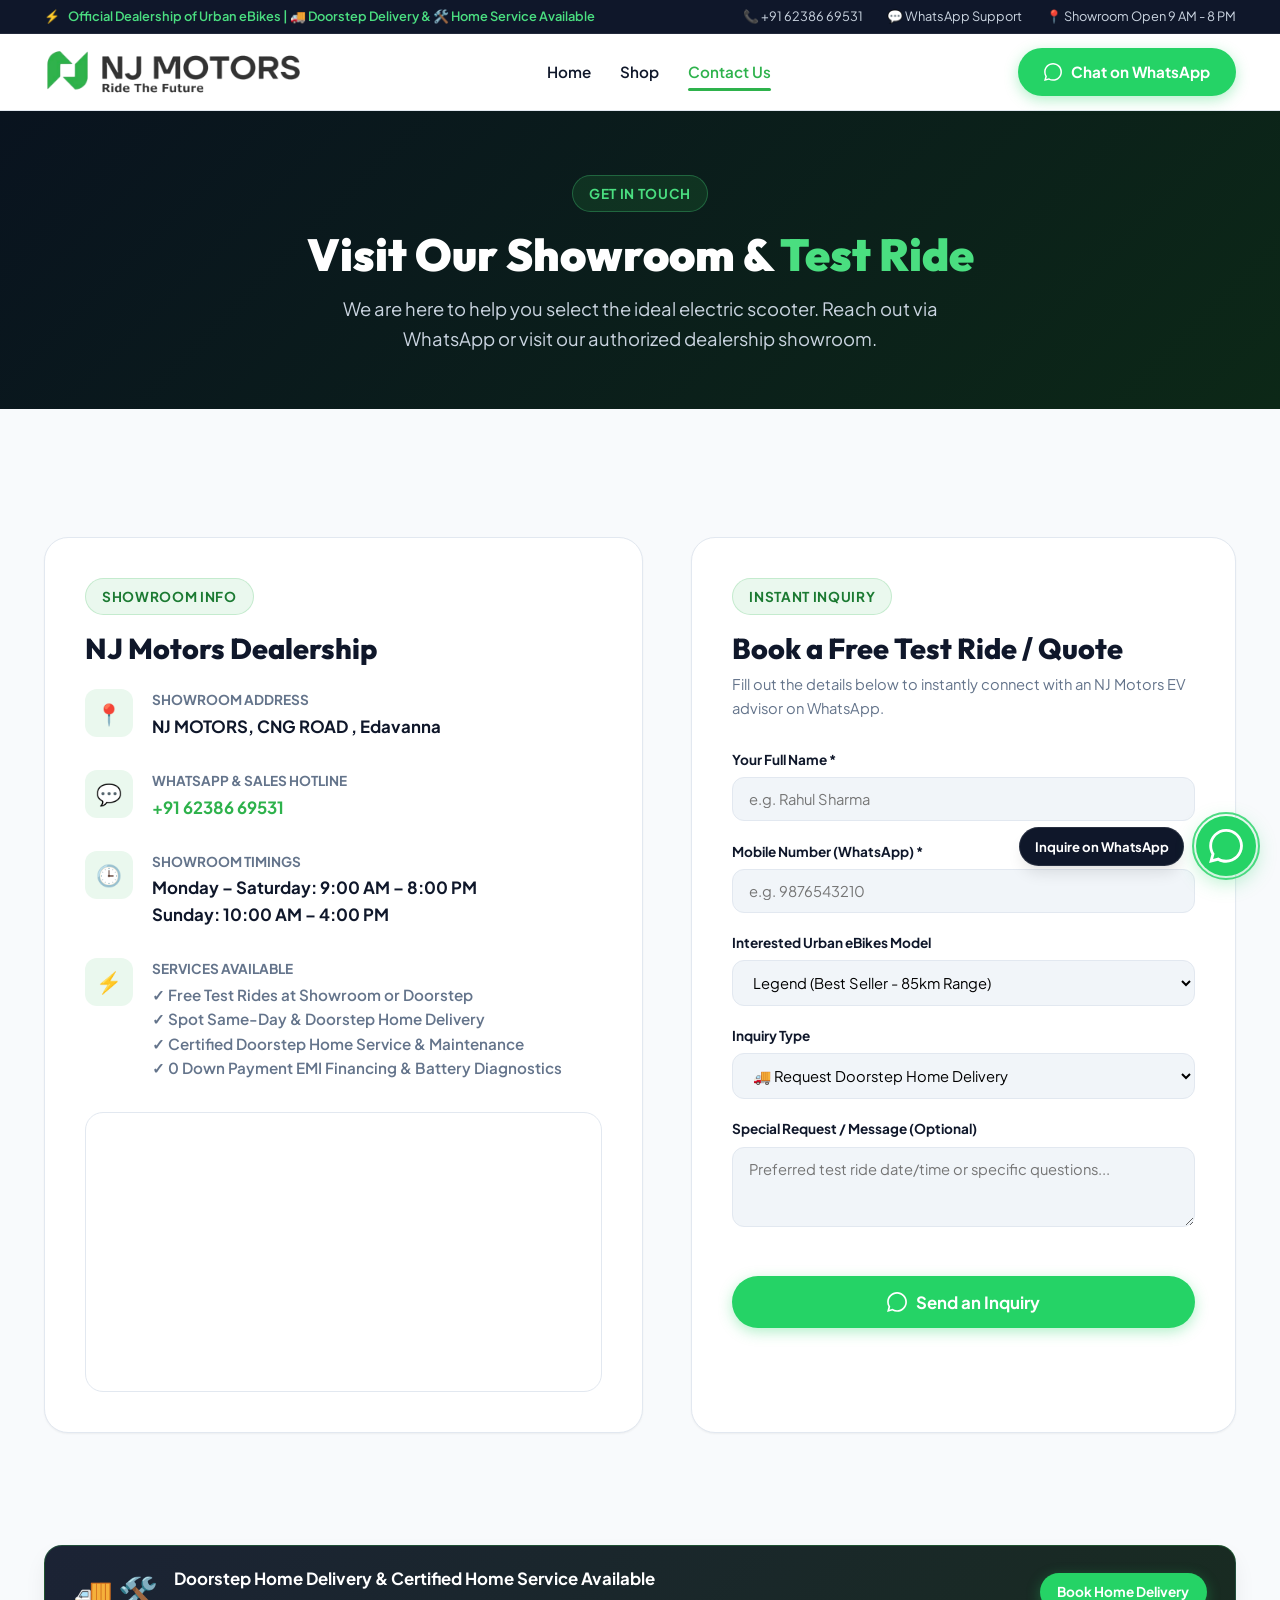
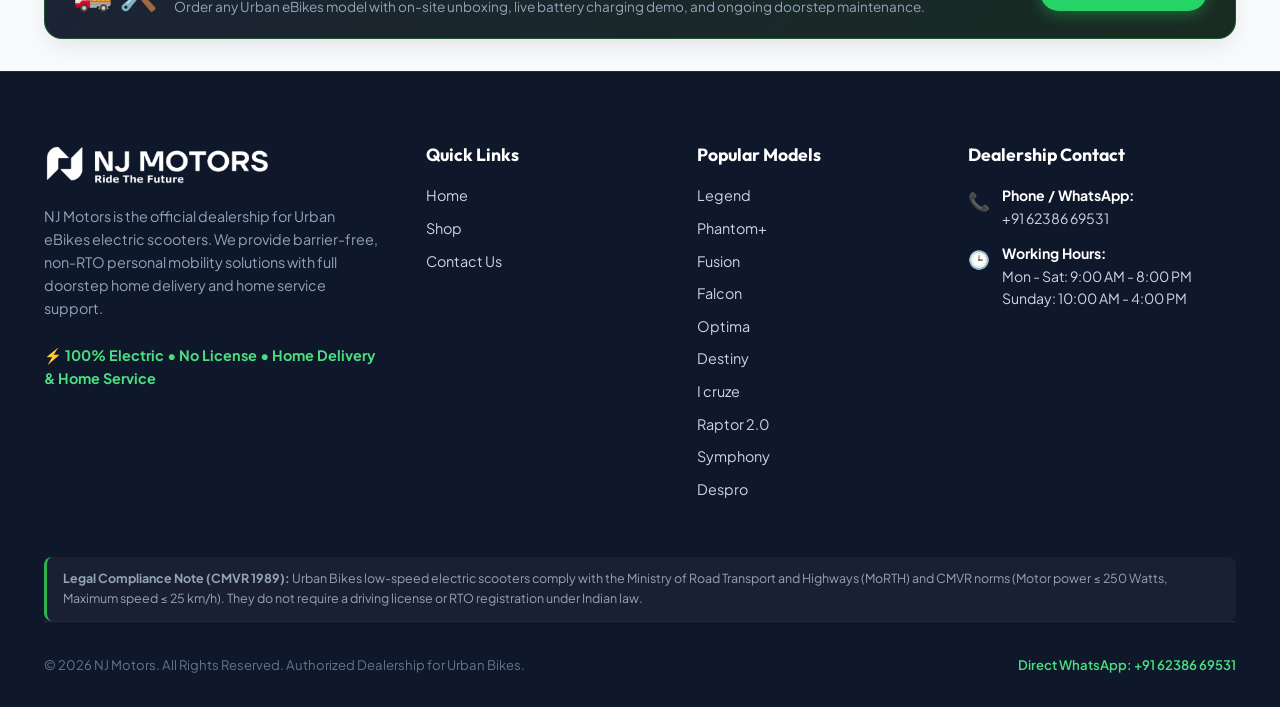
<file: contact.html>
<!DOCTYPE html>
<html lang="en">
<head>
  <meta charset="UTF-8" />
  <meta name="viewport" content="width=device-width, initial-scale=1.0" />
  
  <!-- Primary Meta Tags -->
  <title>Contact NJ Motors Edavanna | Urban eBikes Showroom Location &amp; Phone</title>
  <meta name="title" content="Contact NJ Motors Edavanna | Urban eBikes Showroom Location &amp; Phone" />
  <meta name="description" content="Visit NJ Motors showroom at CNG Road, Edavanna, Malappuram, Kerala or contact +91 62386 69531. Authorized dealer for Urban eBikes electric scooters. Book test rides, doorstep delivery &amp; home service." />
  <meta name="keywords" content="NJ Motors contact, NJ Motors Edavanna address, NJ Motors phone number, Urban eBikes Edavanna contact, Urban eBikes showroom Kerala, electric scooter showroom Edavanna, EV dealer CNG road Edavanna, NJ Motors WhatsApp" />
  <meta name="author" content="NJ Motors" />
  <meta name="robots" content="index, follow, max-image-preview:large, max-snippet:-1, max-video-preview:-1" />
  <meta name="theme-color" content="#0c2817" />
  <link rel="canonical" href="https://njmotors.in/contact.html" />

  <!-- Geographic Location Tags -->
  <meta name="geo.region" content="IN-KL" />
  <meta name="geo.placename" content="Edavanna, Malappuram, Kerala" />
  <meta name="geo.position" content="11.218197;76.140579" />
  <meta name="ICBM" content="11.218197, 76.140579" />

  <!-- Open Graph / Facebook / WhatsApp Sharing Meta Tags -->
  <meta property="og:type" content="website" />
  <meta property="og:locale" content="en_IN" />
  <meta property="og:site_name" content="NJ Motors - Urban eBikes Dealership" />
  <meta property="og:url" content="https://njmotors.in/contact.html" />
  <meta property="og:title" content="Contact &amp; Visit NJ Motors Edavanna | Urban eBikes Dealership" />
  <meta property="og:description" content="Visit our showroom on CNG Road, Edavanna or call/WhatsApp +91 62386 69531 for test rides, prices &amp; doorstep services." />
  <meta property="og:image" content="https://njmotors.in/assets/logo.png" />
  <meta property="og:image:secure_url" content="https://njmotors.in/assets/logo.png" />
  <meta property="og:image:type" content="image/png" />
  <meta property="og:image:width" content="1200" />
  <meta property="og:image:height" content="630" />
  <meta property="og:image:alt" content="NJ Motors Edavanna Showroom Logo" />

  <!-- Twitter Card Tags -->
  <meta name="twitter:card" content="summary_large_image" />
  <meta name="twitter:url" content="https://njmotors.in/contact.html" />
  <meta name="twitter:title" content="Contact NJ Motors Edavanna | Urban eBikes Dealership" />
  <meta name="twitter:description" content="Get showroom address, Google map directions, phone number, and WhatsApp contact for NJ Motors in Edavanna, Kerala." />
  <meta name="twitter:image" content="https://njmotors.in/assets/logo.png" />
  <meta name="twitter:image:alt" content="NJ Motors Edavanna Logo" />

  <!-- Favicon & Icons -->
  <link rel="icon" type="image/x-icon" href="assets/favison.ico" />
  <link rel="apple-touch-icon" href="assets/favison.ico" />
  <link rel="stylesheet" href="css/style.css" />

  <!-- Schema.org ContactPage & LocalBusiness Schema -->
  <script type="application/ld+json">
  {
    "@context": "https://schema.org",
    "@type": ["ContactPage", "MotorcycleDealer", "LocalBusiness"],
    "name": "NJ Motors Showroom & Contact",
    "url": "https://njmotors.in/contact.html",
    "telephone": "+916238669531",
    "image": "https://njmotors.in/assets/logo.png",
    "address": {
      "@type": "PostalAddress",
      "streetAddress": "NJ. MOTORS, CNG ROAD",
      "addressLocality": "Edavanna",
      "addressRegion": "Kerala",
      "postalCode": "676541",
      "addressCountry": "IN"
    },
    "geo": {
      "@type": "GeoCoordinates",
      "latitude": 11.2181968,
      "longitude": 76.1405787
    },
    "openingHoursSpecification": [
      {
        "@type": "OpeningHoursSpecification",
        "dayOfWeek": ["Monday", "Tuesday", "Wednesday", "Thursday", "Friday", "Saturday"],
        "opens": "09:00",
        "closes": "20:00"
      },
      {
        "@type": "OpeningHoursSpecification",
        "dayOfWeek": ["Sunday"],
        "opens": "10:00",
        "closes": "16:00"
      }
    ],
    "hasMap": "https://www.google.com/maps/place/NJ+MOTORS/@11.2181969,76.1405788,17z/data=!3m1!4b1!4m6!3m5!1s0x3ba63945e69581eb:0xe90ee36107f0a805!8m2!3d11.2181969!4d76.1405788!16s%2Fg%2F11y1431s_g"
  }
  </script>

  <!-- Schema.org BreadcrumbList Schema -->
  <script type="application/ld+json">
  {
    "@context": "https://schema.org",
    "@type": "BreadcrumbList",
    "itemListElement": [
      {
        "@type": "ListItem",
        "position": 1,
        "name": "Home",
        "item": "https://njmotors.in/"
      },
      {
        "@type": "ListItem",
        "position": 2,
        "name": "Contact Us",
        "item": "https://njmotors.in/contact.html"
      }
    ]
  }
  </script>
</head>
<body>

  <!-- Top Bar -->
  <div class="header-topbar">
    <div class="container header-topbar-inner">
      <div class="topbar-badge">
        <span>⚡</span> Official Dealership of Urban eBikes | 🚚 Doorstep Delivery &amp; 🛠️ Home Service Available
      </div>
      <div class="topbar-contact">
        <a href="tel:+916238669531">📞 +91 62386 69531</a>
        <a href="https://wa.me/916238669531?text=Hi%20NJ%20Motors,%20I%20want%20to%20inquire%20about%20your%20scooters%20or%20doorstep%20services." target="_blank">💬 WhatsApp Support</a>
        <span>📍 Showroom Open 9 AM - 8 PM</span>
      </div>
    </div>
  </div>

  <!-- Main Navigation Header -->
  <header class="site-header">
    <div class="container header-nav-container">
      <a href="index.html" class="brand-logo-link" title="NJ Motors - Home">
        <img src="assets/logo.png" alt="NJ Motors Logo" class="brand-logo-img" />
      </a>

      <nav class="nav-links">
        <a href="index.html" class="nav-link">Home</a>
        <a href="models.html" class="nav-link">Shop</a>
        <a href="contact.html" class="nav-link active">Contact Us</a>
      </nav>

      <div class="nav-actions">
        <a href="https://wa.me/916238669531?text=Hi%20NJ%20Motors,%20I%20want%20to%20visit%20the%20showroom%20for%20a%20test%20ride." class="btn btn-whatsapp" target="_blank">
          <svg width="18" height="18" viewBox="0 0 24 24" fill="currentColor"><path d="M.057 24l1.687-6.163c-1.041-1.804-1.588-3.849-1.587-5.946.003-6.556 5.338-11.891 11.893-11.891 3.181.001 6.167 1.24 8.413 3.488 2.245 2.248 3.481 5.236 3.48 8.414-.003 6.557-5.338 11.892-11.893 11.892-1.99-.001-3.951-.5-5.688-1.448l-6.305 1.654zm6.597-3.807c1.676.995 3.276 1.591 5.392 1.592 5.448 0 9.886-4.434 9.889-9.885.002-5.462-4.415-9.89-9.881-9.892-5.452 0-9.887 4.434-9.889 9.884-.001 2.225.651 3.891 1.746 5.634l-.999 3.648 3.742-.981z"/></svg>
          Chat on WhatsApp
        </a>
        <button class="mobile-menu-toggle" id="mobileMenuToggle" aria-label="Open Navigation Menu">
          ☰
        </button>
      </div>
    </div>
  </header>

  <!-- Mobile Drawer Menu -->
  <div class="mobile-nav-overlay" id="mobileNavOverlay"></div>
  <div class="mobile-nav-drawer" id="mobileNavDrawer">
    <div class="mobile-drawer-header">
      <img src="assets/logo.png" alt="NJ Motors Logo" style="height: 32px;" />
      <button class="mobile-drawer-close" id="mobileDrawerClose" aria-label="Close Menu">✕</button>
    </div>
    <div class="mobile-nav-links">
      <a href="index.html" class="mobile-nav-link">Home</a>
      <a href="models.html" class="mobile-nav-link">Shop</a>
      <a href="contact.html" class="mobile-nav-link active">Contact Us</a>
    </div>
    <div style="margin-top: auto; padding-top: 1.5rem; display: flex; flex-direction: row; gap: 0.75rem;">
      <a href="tel:+916238669531" class="btn btn-primary call-now-cta" style="flex: 1; padding: 0.85rem 0;" aria-label="Call Now">
        <svg width="22" height="22" viewBox="0 0 24 24" fill="none" stroke="currentColor" stroke-width="2" stroke-linecap="round" stroke-linejoin="round"><path d="M22 16.92v3a2 2 0 0 1-2.18 2 19.79 19.79 0 0 1-8.63-3.07 19.5 19.5 0 0 1-6-6 19.79 19.79 0 0 1-3.07-8.67A2 2 0 0 1 4.11 2h3a2 2 0 0 1 2 1.72 12.84 12.84 0 0 0 .7 2.81 2 2 0 0 1-.45 2.11L8.09 9.91a16 16 0 0 0 6 6l1.27-1.27a2 2 0 0 1 2.11-.45 12.84 12.84 0 0 0 2.81.7A2 2 0 0 1 22 16.92z"></path></svg>
      </a>
      <a href="https://wa.me/916238669531?text=Hi%20NJ%20Motors,%20I%20want%20to%20know%20more%20about%20Urban%20Bikes!" class="btn btn-whatsapp" style="flex: 1; padding: 0.85rem 0;" aria-label="WhatsApp" target="_blank">
        <svg width="24" height="24" viewBox="0 0 24 24" fill="currentColor"><path d="M.057 24l1.687-6.163c-1.041-1.804-1.588-3.849-1.587-5.946.003-6.556 5.338-11.891 11.893-11.891 3.181.001 6.167 1.24 8.413 3.488 2.245 2.248 3.481 5.236 3.48 8.414-.003 6.557-5.338 11.892-11.893 11.892-1.99-.001-3.951-.5-5.688-1.448l-6.305 1.654zm6.597-3.807c1.676.995 3.276 1.591 5.392 1.592 5.448 0 9.886-4.434 9.889-9.885.002-5.462-4.415-9.89-9.881-9.892-5.452 0-9.887 4.434-9.889 9.884-.001 2.225.651 3.891 1.746 5.634l-.999 3.648 3.742-.981z"/></svg>
      </a>
    </div>
  </div>

  <!-- Page Header Banner -->
  <section style="background: linear-gradient(135deg, #09131f 0%, #0c2817 100%); color: #ffffff; padding: 4rem 0 3.5rem; text-align: center;">
    <div class="container">
      <span class="section-tag dark">Get in Touch</span>
      <h1 style="font-size: 2.8rem; font-weight: 900; margin-bottom: 0.8rem; color: #ffffff;">
        Visit Our Showroom &amp; <span style="color: #4ade80;">Test Ride</span>
      </h1>
      <p style="font-size: 1.15rem; color: #cbd5e1; max-width: 650px; margin: 0 auto;">
        We are here to help you select the ideal electric scooter. Reach out via WhatsApp or visit our authorized dealership showroom.
      </p>
    </div>
  </section>

  <!-- Contact & Form Section -->
  <section class="section-padding" style="background-color: var(--bg-body);">
    <div class="container">
      
      <div class="contact-grid">
        
        <!-- Left: Dealership Details & Map -->
        <div class="contact-info-card">
          <span class="section-tag">Showroom Info</span>
          <h2 style="font-size: 1.8rem; font-weight: 800; margin-bottom: 1.5rem;">
            NJ Motors Dealership
          </h2>

          <div class="contact-detail-row">
            <div class="contact-icon-box">📍</div>
            <div>
              <div class="contact-detail-title">Showroom Address</div>
              <div class="contact-detail-value">
                NJ MOTORS, CNG ROAD , Edavanna
              </div>
            </div>
          </div>

          <div class="contact-detail-row">
            <div class="contact-icon-box">💬</div>
            <div>
              <div class="contact-detail-title">WhatsApp &amp; Sales Hotline</div>
              <div class="contact-detail-value">
                <a href="https://wa.me/916238669531" style="color: var(--primary);" target="_blank">+91 62386 69531</a>
              </div>
            </div>
          </div>

          <div class="contact-detail-row">
            <div class="contact-icon-box">🕒</div>
            <div>
              <div class="contact-detail-title">Showroom Timings</div>
              <div class="contact-detail-value">
                Monday – Saturday: 9:00 AM – 8:00 PM<br/>
                Sunday: 10:00 AM – 4:00 PM
              </div>
            </div>
          </div>

          <div class="contact-detail-row">
            <div class="contact-icon-box">⚡</div>
            <div>
              <div class="contact-detail-title">Services Available</div>
              <div class="contact-detail-value" style="font-size: 0.95rem; font-weight: 600; color: var(--text-muted); line-height: 1.6;">
                ✓ Free Test Rides at Showroom or Doorstep<br/>
                ✓ Spot Same-Day &amp; Doorstep Home Delivery<br/>
                ✓ Certified Doorstep Home Service &amp; Maintenance<br/>
                ✓ 0 Down Payment EMI Financing &amp; Battery Diagnostics
              </div>
            </div>
          </div>

          <!-- Embedded Map -->
          <div class="map-container">
            <iframe 
              title="NJ Motors Dealership Location - Edavanna"
              src="https://www.google.com/maps/embed?pb=!1m18!1m12!1m3!1d3913.586529028978!2d76.14057877510653!3d11.218196888958763!2m3!1f0!2f0!3f0!3m2!1i1024!2i768!4f13.1!3m3!1m2!1s0x3ba63945e69581eb%3A0xe90ee36107f0a805!2sNJ%20MOTORS!5e0!3m2!1sen!2sin!4v1787657948667!5m2!1sen!2sin" 
              width="600" 
              height="450" 
              style="border:0;" 
              allowfullscreen="" 
              loading="lazy" 
              referrerpolicy="strict-origin-when-cross-origin">
            </iframe>
          </div>
        </div>

        <!-- Right: Interactive WhatsApp Form -->
        <div class="contact-form-card">
          <span class="section-tag">Instant Inquiry</span>
          <h2 style="font-size: 1.8rem; font-weight: 800; margin-bottom: 0.5rem;">
            Book a Free Test Ride / Quote
          </h2>
          <p style="color: var(--text-muted); font-size: 0.92rem; margin-bottom: 1.8rem;">
            Fill out the details below to instantly connect with an NJ Motors EV advisor on WhatsApp.
          </p>

          <form id="inquiryForm">
            <div class="form-group">
              <label class="form-label" for="formName">Your Full Name *</label>
              <input type="text" id="formName" class="form-control" placeholder="e.g. Rahul Sharma" required />
            </div>

            <div class="form-group">
              <label class="form-label" for="formPhone">Mobile Number (WhatsApp) *</label>
              <input type="tel" id="formPhone" class="form-control" placeholder="e.g. 9876543210" required />
            </div>

            <div class="form-group">
              <label class="form-label" for="formModel">Interested Urban eBikes Model</label>
              <select id="formModel" class="form-control">
                <option value="Legend (₹54,999)">Legend (Best Seller - 85km Range)</option>
                <option value="Phantom+ (₹68,999)">Phantom+ (Max Range - 110km)</option>
                <option value="Fusion (₹58,499)">Fusion (Sport &amp; Style - 90km)</option>
                <option value="Falcon (₹56,999)">Falcon (Customer Choice - 90km)</option>
                <option value="Phantom (₹63,999)">Phantom (Flagship 12-inch - 100km)</option>
                <option value="Phantom Gen I (₹65,999)">Phantom Gen I (Sport Edition - 105km)</option>
                <option value="Optima (₹53,999)">Optima (Top Value - 85km)</option>
                <option value="Destiny (₹55,499)">Destiny (Family Comfort - 85km)</option>
              </select>
            </div>

            <div class="form-group">
              <label class="form-label" for="formInquiryType">Inquiry Type</label>
              <select id="formInquiryType" class="form-control">
                <option value="Request Doorstep Home Delivery">🚚 Request Doorstep Home Delivery</option>
                <option value="Book Doorstep Home Service">🛠️ Book Doorstep Home Service / Maintenance</option>
                <option value="Book Free Test Ride">🛵 Book Free Test Ride (Showroom / Doorstep)</option>
                <option value="Best Price Deal & On-Road Quote">💰 Best Price Deal &amp; On-Road Quote</option>
                <option value="EMI & Loan Assistance">💳 EMI &amp; 0 Down Payment Loan Info</option>
              </select>
            </div>

            <div class="form-group">
              <label class="form-label" for="formNotes">Special Request / Message (Optional)</label>
              <textarea id="formNotes" class="form-control" rows="3" placeholder="Preferred test ride date/time or specific questions..."></textarea>
            </div>

            <button type="submit" class="btn btn-whatsapp btn-block btn-lg" style="margin-top: 1.5rem;">
              <svg width="20" height="20" viewBox="0 0 24 24" fill="currentColor"><path d="M.057 24l1.687-6.163c-1.041-1.804-1.588-3.849-1.587-5.946.003-6.556 5.338-11.891 11.893-11.891 3.181.001 6.167 1.24 8.413 3.488 2.245 2.248 3.481 5.236 3.48 8.414-.003 6.557-5.338 11.892-11.893 11.892-1.99-.001-3.951-.5-5.688-1.448l-6.305 1.654zm6.597-3.807c1.676.995 3.276 1.591 5.392 1.592 5.448 0 9.886-4.434 9.889-9.885.002-5.462-4.415-9.89-9.881-9.892-5.452 0-9.887 4.434-9.889 9.884-.001 2.225.651 3.891 1.746 5.634l-.999 3.648 3.742-.981z"/></svg>
              Send an Inquiry
            </button>
          </form>
        </div>

      </div>

    </div>
  </section>

  <!-- Doorstep Convenience Promo Banner -->
  <div class="container" style="padding-top: 2rem; padding-bottom: 0;">
    <div class="doorstep-promo-banner" style="margin-bottom: 2rem;">
      <div class="doorstep-promo-content">
        <div class="doorstep-promo-icon">🚚 🛠️</div>
        <div>
          <div class="doorstep-promo-title">Doorstep Home Delivery &amp; Certified Home Service Available</div>
          <div class="doorstep-promo-sub">Order any Urban eBikes model with on-site unboxing, live battery charging demo, and ongoing doorstep maintenance.</div>
        </div>
      </div>
      <a href="https://wa.me/916238669531?text=Hi%20NJ%20Motors,%20I%20want%20to%20order%20an%20Urban%20eBikes%20scooter%20with%20Doorstep%20Home%20Delivery." class="btn btn-whatsapp btn-sm" target="_blank">
        Book Home Delivery
      </a>
    </div>
  </div>

  <!-- Footer -->
  <footer class="site-footer">
    <div class="container">
      <div class="footer-grid">
        <div>
          <img src="assets/logo.png" alt="NJ Motors" class="footer-brand-logo" />
          <p class="footer-bio">
            NJ Motors is the official dealership for Urban eBikes electric scooters. We provide barrier-free, non-RTO personal mobility solutions with full doorstep home delivery and home service support.
          </p>
          <div style="color: #4ade80; font-weight: 700; font-size: 0.9rem;">
            ⚡ 100% Electric • No License • Home Delivery &amp; Home Service
          </div>
        </div>

        <div>
          <h4 class="footer-heading">Quick Links</h4>
          <div class="footer-links-list">
            <a href="index.html">Home</a>
            <a href="models.html">Shop</a>
            <a href="contact.html">Contact Us</a>
          </div>
        </div>

        <div>
          <h4 class="footer-heading">Popular Models</h4>
          <div class="footer-links-list">
            <a href="product.html?id=urban-legend">Legend</a>
            <a href="product.html?id=urban-phantom-plus">Phantom+</a>
            <a href="product.html?id=urban-fusion">Fusion</a>
            <a href="product.html?id=urban-falcon">Falcon</a>
            <a href="product.html?id=urban-optima">Optima</a>
            <a href="product.html?id=urban-destiny">Destiny</a>
            <a href="product.html?id=i-cruze">I cruze</a>
            <a href="product.html?id=raptor-2-0">Raptor 2.0</a>
            <a href="product.html?id=symphony">Symphony</a>
            <a href="product.html?id=despro">Despro</a>

          </div>
        </div>

        <div>
          <h4 class="footer-heading">Dealership Contact</h4>
          <div class="footer-contact-item">
            <span class="footer-contact-icon">📞</span>
            <div>
              <div style="font-weight: 700; color: #ffffff;">Phone / WhatsApp:</div>
              <a href="https://wa.me/916238669531" target="_blank">+91 62386 69531</a>
            </div>
          </div>
          <div class="footer-contact-item">
            <span class="footer-contact-icon">🕒</span>
            <div>
              <div style="font-weight: 700; color: #ffffff;">Working Hours:</div>
              <span>Mon - Sat: 9:00 AM - 8:00 PM<br/>Sunday: 10:00 AM - 4:00 PM</span>
            </div>
          </div>
        </div>
      </div>

      <div class="footer-legal-notice">
        <strong>Legal Compliance Note (CMVR 1989):</strong> Urban Bikes low-speed electric scooters comply with the Ministry of Road Transport and Highways (MoRTH) and CMVR norms (Motor power ≤ 250 Watts, Maximum speed ≤ 25 km/h). They do not require a driving license or RTO registration under Indian law.
      </div>

      <div class="footer-bottom">
        <div>&copy; 2026 NJ Motors. All Rights Reserved. Authorized Dealership for Urban Bikes.</div>
        <div>
          <a href="https://wa.me/916238669531" style="color: #4ade80; font-weight: 600;" target="_blank">Direct WhatsApp: +91 62386 69531</a>
        </div>
      </div>
    </div>
  </footer>

  <!-- Floating WhatsApp Widget -->
  <div class="floating-whatsapp">
    <div class="floating-wa-tooltip">Inquire on WhatsApp</div>
    <a href="https://wa.me/916238669531?text=Hi%20NJ%20Motors,%20I%20want%20to%20visit%20the%20showroom." class="floating-wa-btn" target="_blank" aria-label="Chat on WhatsApp">
      <svg width="34" height="34" viewBox="0 0 24 24" fill="currentColor"><path d="M.057 24l1.687-6.163c-1.041-1.804-1.588-3.849-1.587-5.946.003-6.556 5.338-11.891 11.893-11.891 3.181.001 6.167 1.24 8.413 3.488 2.245 2.248 3.481 5.236 3.48 8.414-.003 6.557-5.338 11.892-11.893 11.892-1.99-.001-3.951-.5-5.688-1.448l-6.305 1.654zm6.597-3.807c1.676.995 3.276 1.591 5.392 1.592 5.448 0 9.886-4.434 9.889-9.885.002-5.462-4.415-9.89-9.881-9.892-5.452 0-9.887 4.434-9.889 9.884-.001 2.225.651 3.891 1.746 5.634l-.999 3.648 3.742-.981z"/></svg>
    </a>
  </div>

  <script src="js/main.js"></script>
</body>
</html>
</file>
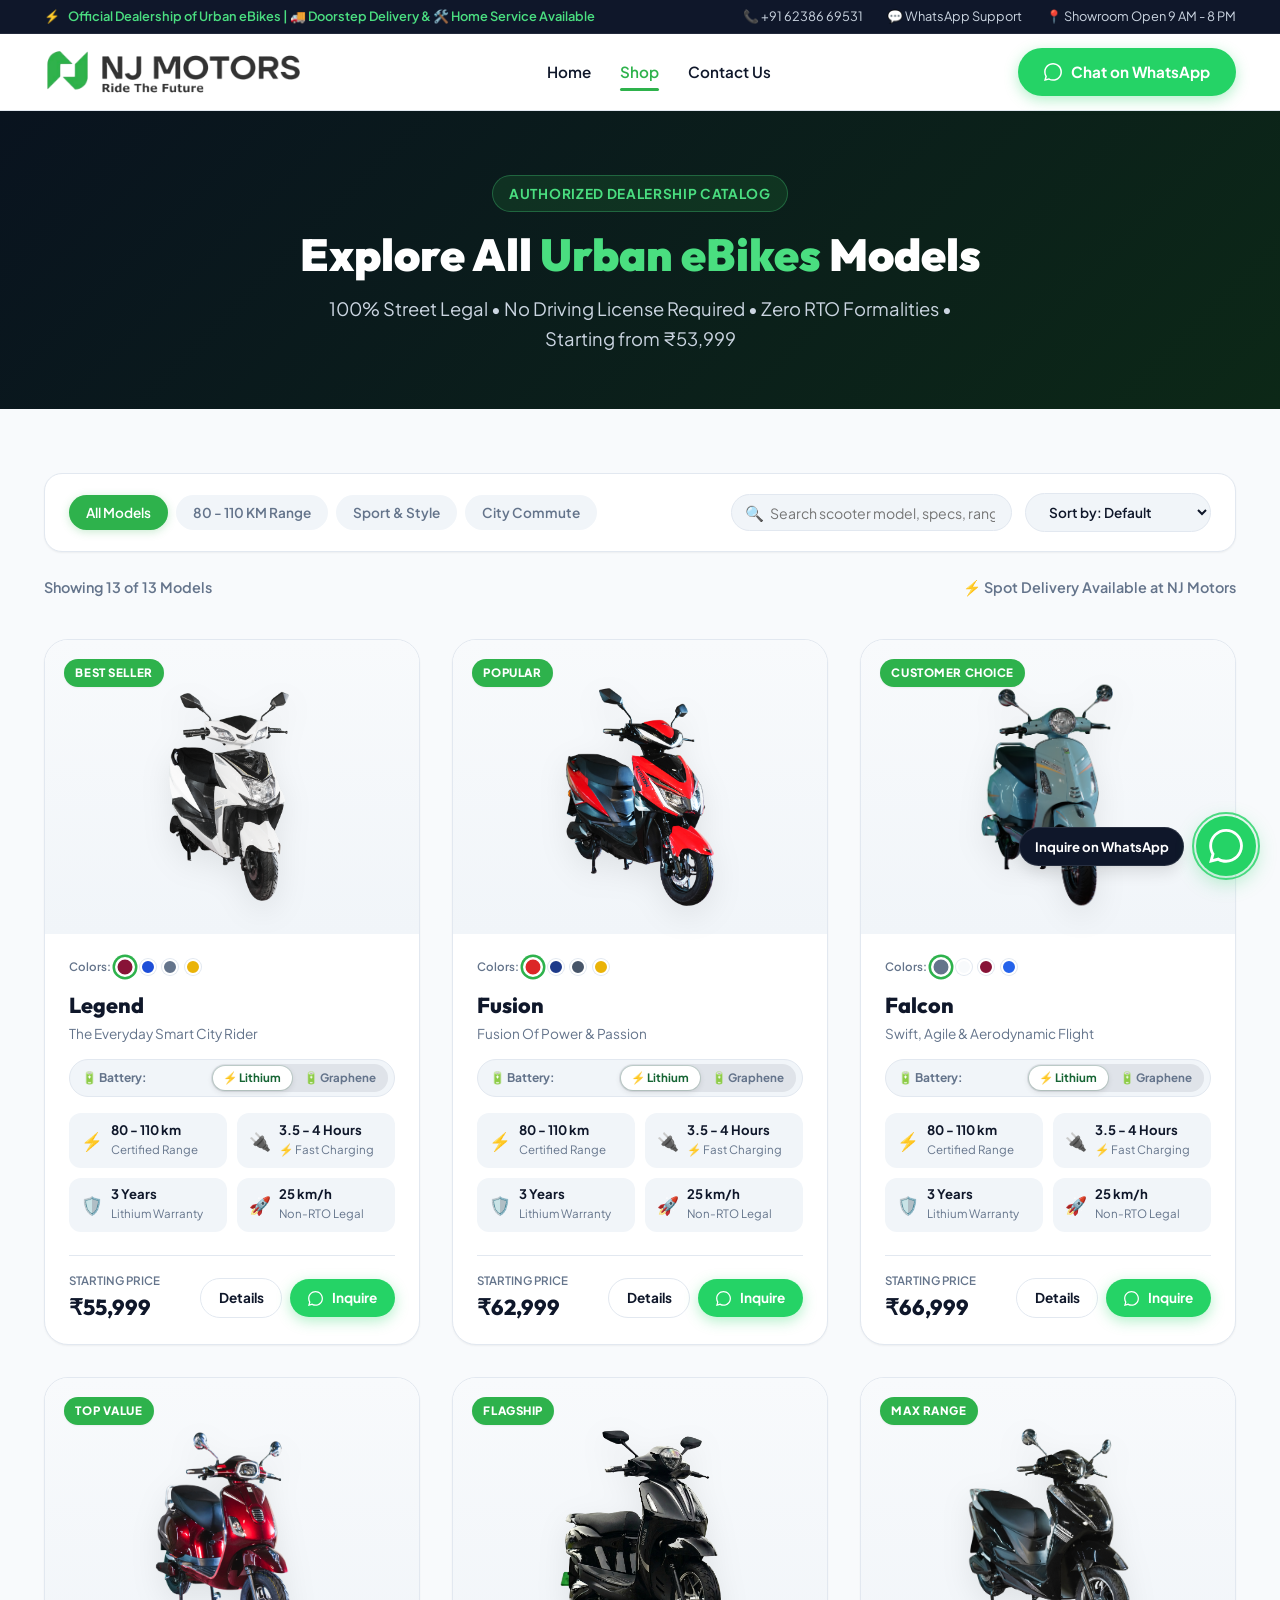
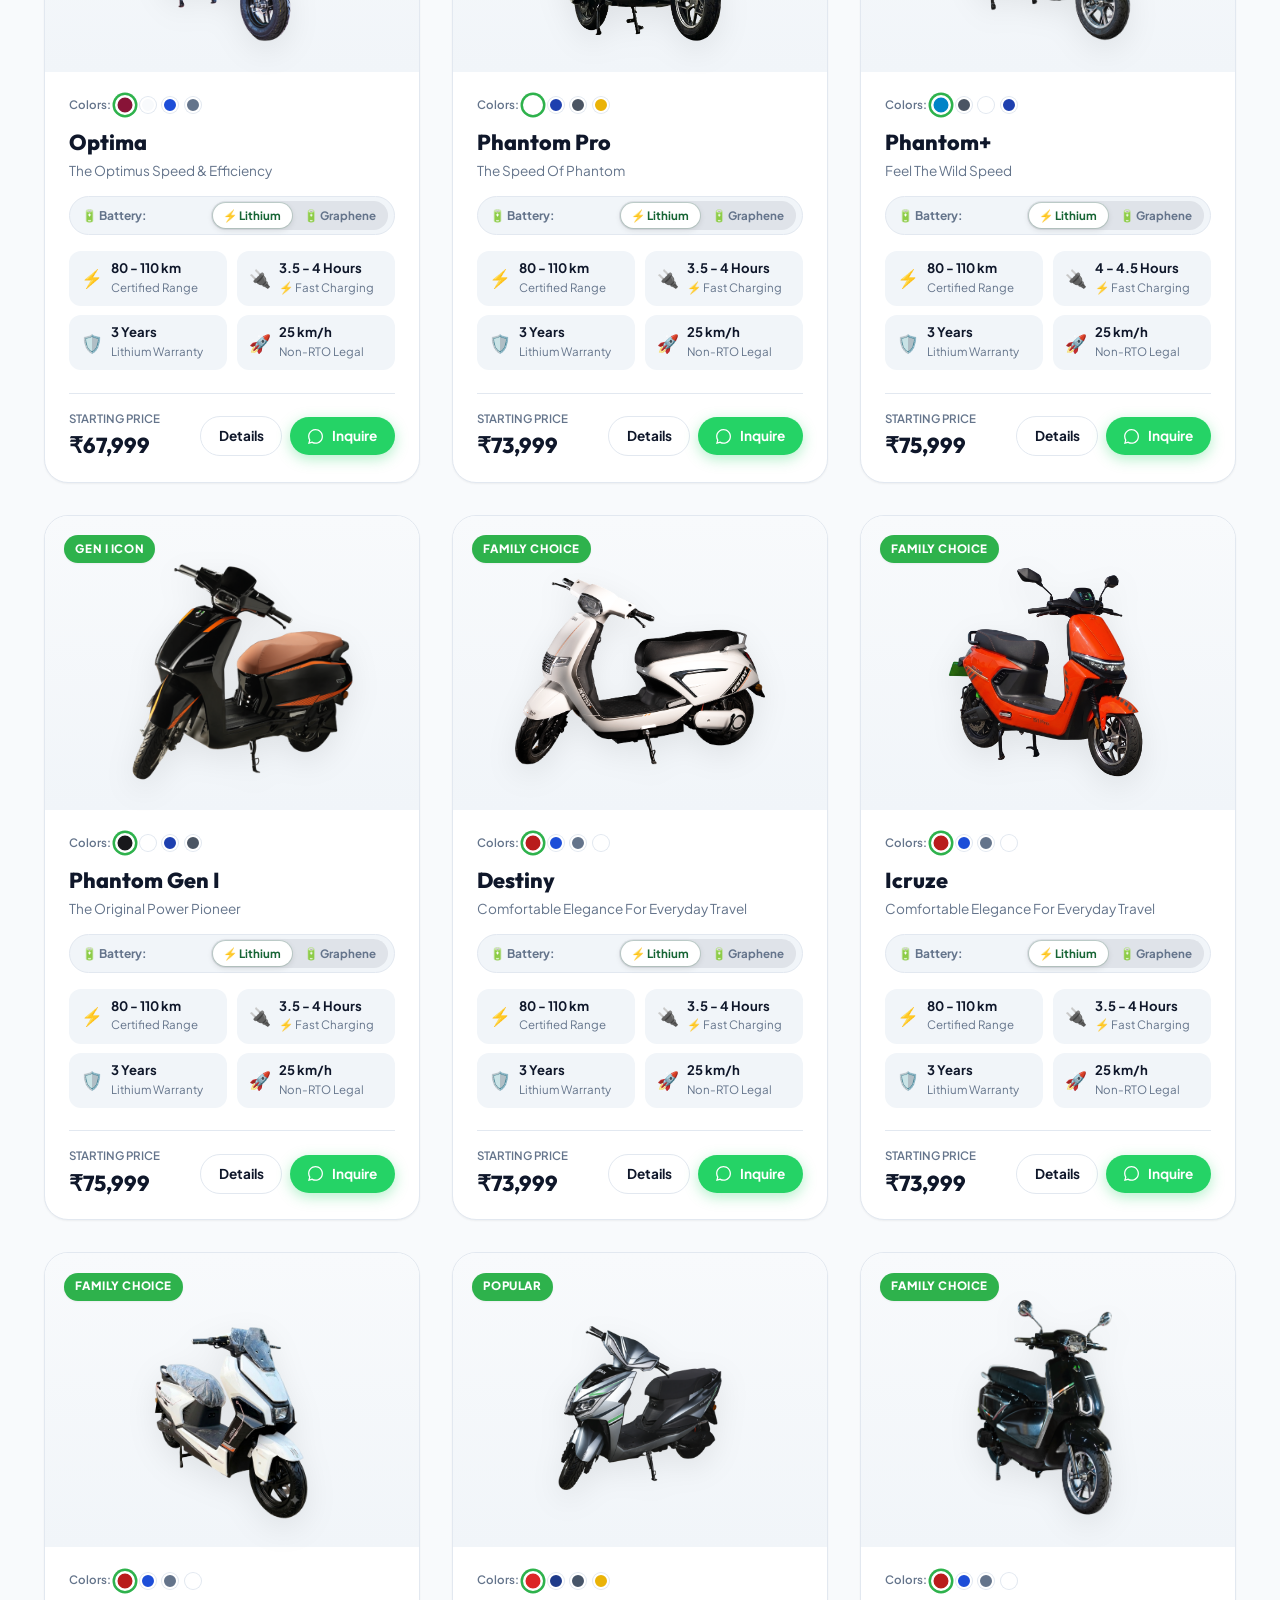
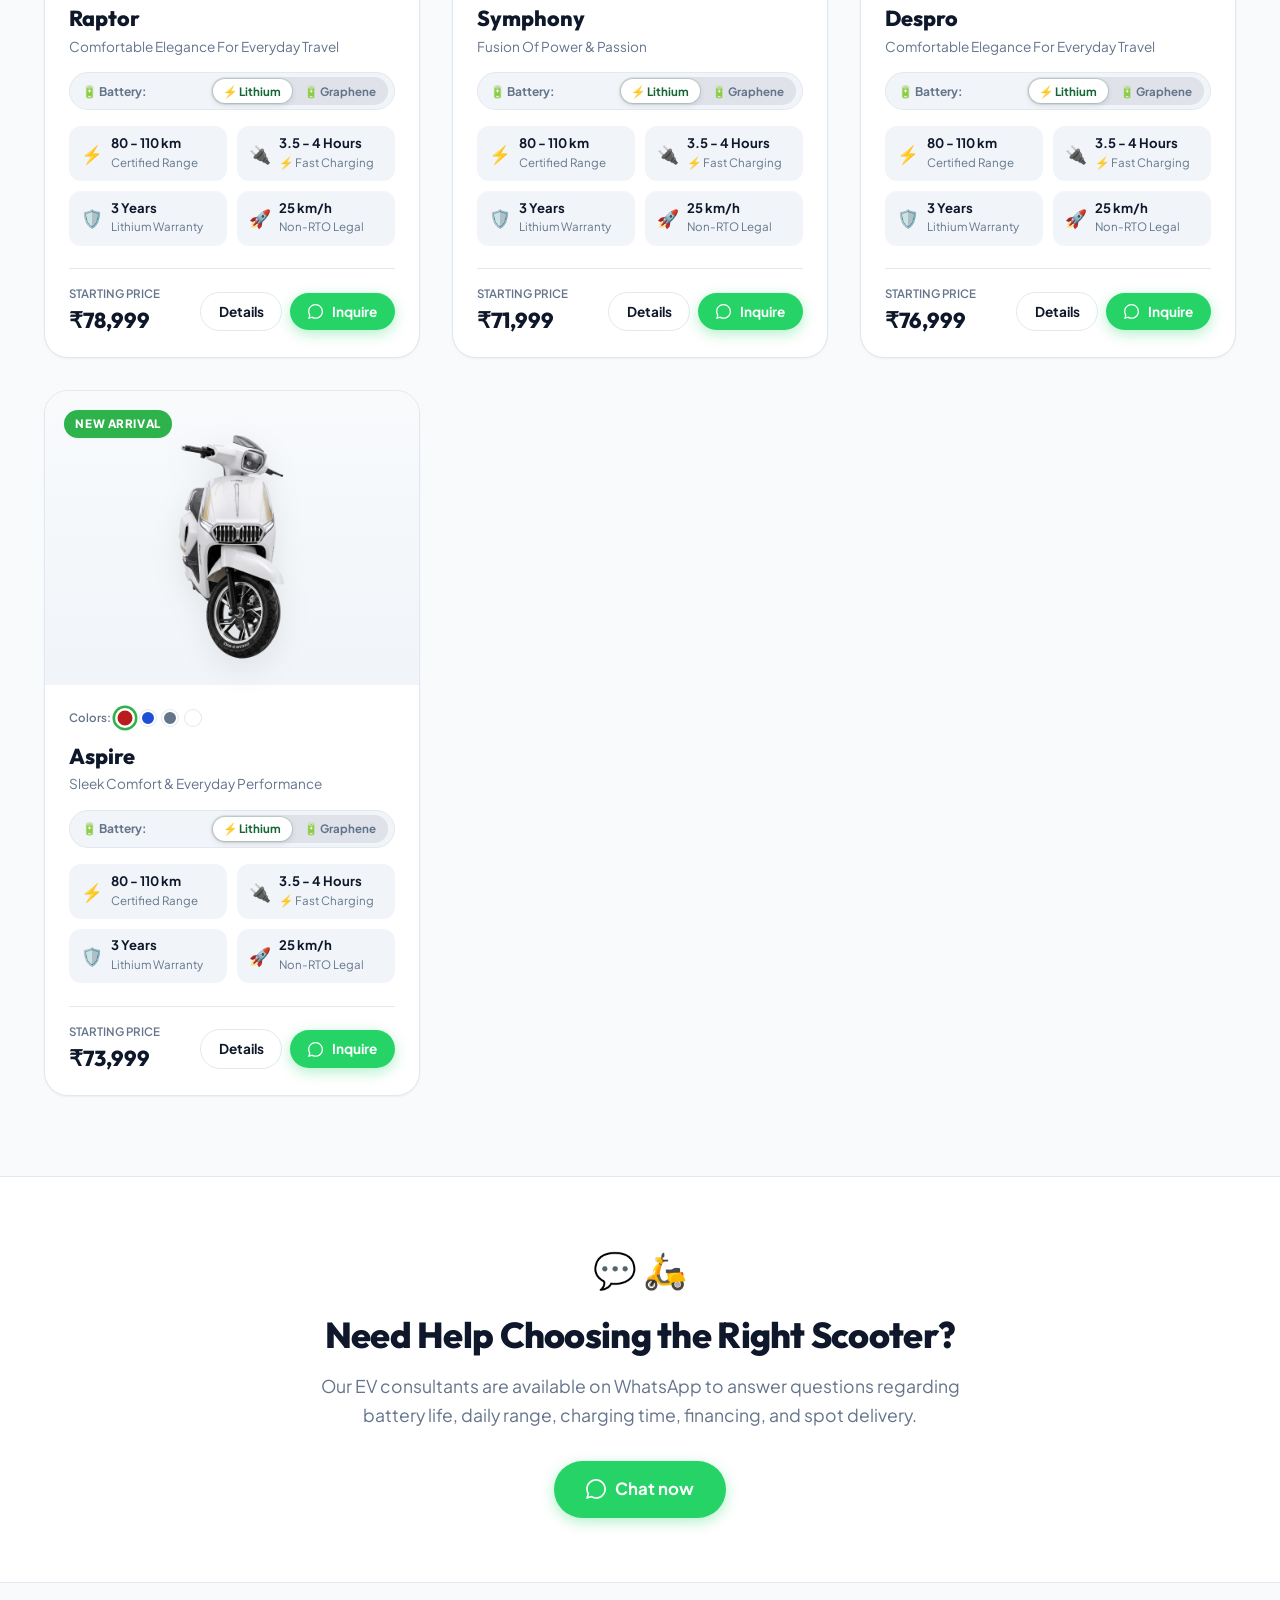
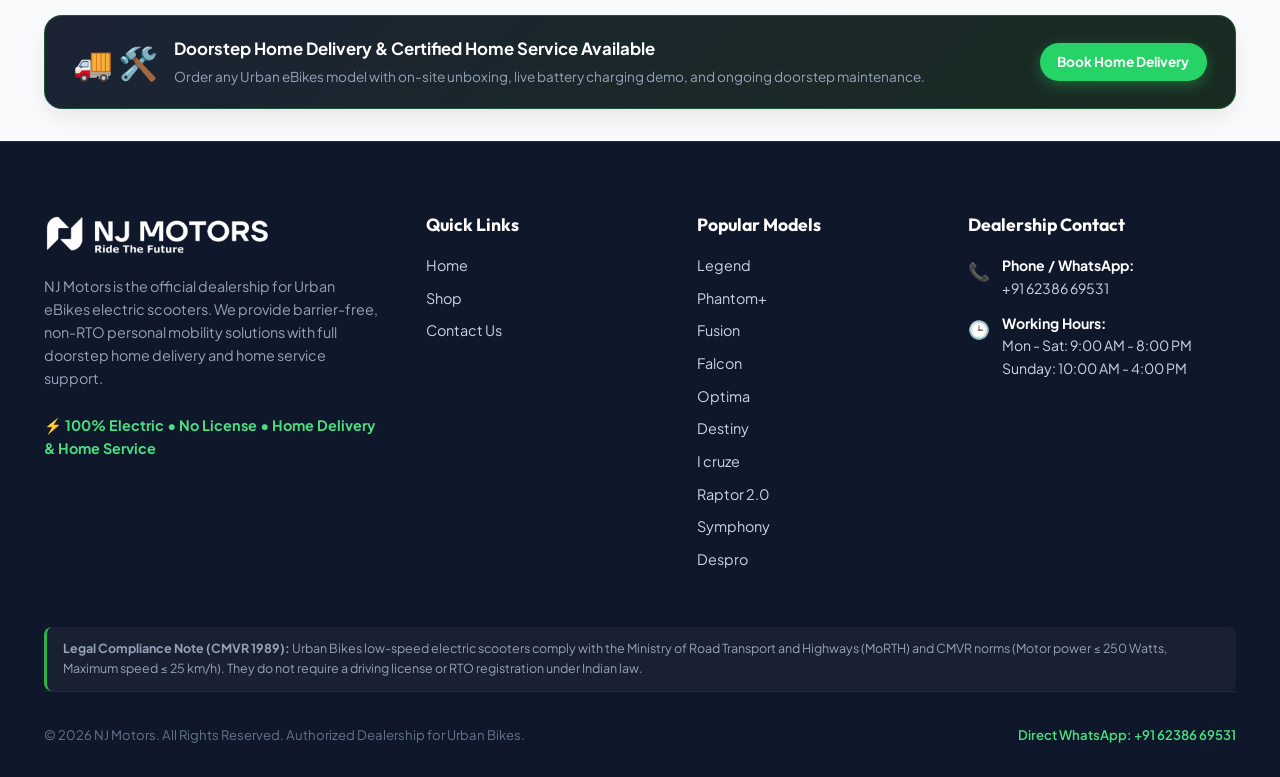
<file: models.html>
<!DOCTYPE html>
<html lang="en">
<head>
  <meta charset="UTF-8" />
  <meta name="viewport" content="width=device-width, initial-scale=1.0" />
  
  <!-- Primary Meta Tags -->
  <title>Urban eBikes Models &amp; Prices | NJ Motors Edavanna Electric Scooters</title>
  <meta name="title" content="Urban eBikes Models &amp; Prices | NJ Motors Edavanna Electric Scooters" />
  <meta name="description" content="Explore all 12 Urban eBikes electric scooter models at NJ Motors Edavanna. Legend, Phantom Plus, Fusion, Falcon, Raptor 2.0, Symphony &amp; more. 0% License Required, Lithium &amp; Graphene battery options, starting from ₹49,999." />
  <meta name="keywords" content="Urban eBikes models, Urban eBikes price list, NJ Motors models, NJ Motors Edavanna, Urban Legend scooter, Urban Phantom Plus, Urban Fusion, Urban Falcon, Raptor 2.0, Symphony, Despro, electric scooters Kerala, non-RTO electric bikes Edavanna" />
  <meta name="author" content="NJ Motors" />
  <meta name="robots" content="index, follow, max-image-preview:large, max-snippet:-1, max-video-preview:-1" />
  <meta name="theme-color" content="#0c2817" />
  <link rel="canonical" href="https://njmotors.in/models.html" />

  <!-- Geographic Location Tags -->
  <meta name="geo.region" content="IN-KL" />
  <meta name="geo.placename" content="Edavanna, Malappuram, Kerala" />
  <meta name="geo.position" content="11.218197;76.140579" />
  <meta name="ICBM" content="11.218197, 76.140579" />

  <!-- Open Graph / Facebook / WhatsApp Sharing Meta Tags -->
  <meta property="og:type" content="website" />
  <meta property="og:locale" content="en_IN" />
  <meta property="og:site_name" content="NJ Motors - Urban eBikes Dealership" />
  <meta property="og:url" content="https://njmotors.in/models.html" />
  <meta property="og:title" content="Urban eBikes Models Lineup &amp; Prices | NJ Motors Edavanna" />
  <meta property="og:description" content="Browse all street-legal, non-RTO Urban eBikes electric scooters available at NJ Motors Edavanna. Fast charging, long battery range, doorstep delivery." />
  <meta property="og:image" content="https://njmotors.in/assets/logo.png" />
  <meta property="og:image:secure_url" content="https://njmotors.in/assets/logo.png" />
  <meta property="og:image:type" content="image/png" />
  <meta property="og:image:width" content="1200" />
  <meta property="og:image:height" content="630" />
  <meta property="og:image:alt" content="NJ Motors Edavanna - Urban eBikes Lineup Logo" />

  <!-- Twitter Card Tags -->
  <meta name="twitter:card" content="summary_large_image" />
  <meta name="twitter:url" content="https://njmotors.in/models.html" />
  <meta name="twitter:title" content="Urban eBikes Models &amp; Prices | NJ Motors Edavanna" />
  <meta name="twitter:description" content="Explore full specs, range, colors, and prices of Urban eBikes electric scooters at NJ Motors Edavanna." />
  <meta name="twitter:image" content="https://njmotors.in/assets/logo.png" />
  <meta name="twitter:image:alt" content="NJ Motors Edavanna Logo" />

  <!-- Favicon & Icons -->
  <link rel="icon" type="image/x-icon" href="assets/favison.ico" />
  <link rel="apple-touch-icon" href="assets/favison.ico" />
  <link rel="stylesheet" href="css/style.css" />

  <!-- Schema.org CollectionPage & ItemList Schema -->
  <script type="application/ld+json">
  {
    "@context": "https://schema.org",
    "@type": "CollectionPage",
    "name": "Urban eBikes Models Lineup - NJ Motors Edavanna",
    "url": "https://njmotors.in/models.html",
    "description": "Catalog of all Urban eBikes electric scooters available at NJ Motors Edavanna dealership in Kerala.",
    "mainEntity": {
      "@type": "ItemList",
      "numberOfItems": 12,
      "itemListElement": [
        {
          "@type": "ListItem",
          "position": 1,
          "name": "Urban Legend",
          "url": "https://njmotors.in/product.html?id=urban-legend"
        },
        {
          "@type": "ListItem",
          "position": 2,
          "name": "Urban Fusion",
          "url": "https://njmotors.in/product.html?id=urban-fusion"
        },
        {
          "@type": "ListItem",
          "position": 3,
          "name": "Urban Falcon",
          "url": "https://njmotors.in/product.html?id=urban-falcon"
        },
        {
          "@type": "ListItem",
          "position": 4,
          "name": "Urban Optima",
          "url": "https://njmotors.in/product.html?id=urban-optima"
        },
        {
          "@type": "ListItem",
          "position": 5,
          "name": "Urban Phantom",
          "url": "https://njmotors.in/product.html?id=urban-phantom"
        },
        {
          "@type": "ListItem",
          "position": 6,
          "name": "Urban Phantom Plus",
          "url": "https://njmotors.in/product.html?id=urban-phantom-plus"
        },
        {
          "@type": "ListItem",
          "position": 7,
          "name": "Urban Phantom Gen I",
          "url": "https://njmotors.in/product.html?id=urban-phantom-gen-i"
        },
        {
          "@type": "ListItem",
          "position": 8,
          "name": "Urban Destiny",
          "url": "https://njmotors.in/product.html?id=urban-destiny"
        },
        {
          "@type": "ListItem",
          "position": 9,
          "name": "I-Cruze",
          "url": "https://njmotors.in/product.html?id=i-cruze"
        },
        {
          "@type": "ListItem",
          "position": 10,
          "name": "Raptor 2.0",
          "url": "https://njmotors.in/product.html?id=raptor-2-0"
        },
        {
          "@type": "ListItem",
          "position": 11,
          "name": "Symphony",
          "url": "https://njmotors.in/product.html?id=symphony"
        },
        {
          "@type": "ListItem",
          "position": 12,
          "name": "Despro",
          "url": "https://njmotors.in/product.html?id=despro"
        }
      ]
    }
  }
  </script>

  <!-- Schema.org BreadcrumbList Schema -->
  <script type="application/ld+json">
  {
    "@context": "https://schema.org",
    "@type": "BreadcrumbList",
    "itemListElement": [
      {
        "@type": "ListItem",
        "position": 1,
        "name": "Home",
        "item": "https://njmotors.in/"
      },
      {
        "@type": "ListItem",
        "position": 2,
        "name": "Shop Models",
        "item": "https://njmotors.in/models.html"
      }
    ]
  }
  </script>
</head>
<body>

  <!-- Top Bar -->
  <div class="header-topbar">
    <div class="container header-topbar-inner">
      <div class="topbar-badge">
        <span>⚡</span> Official Dealership of Urban eBikes | 🚚 Doorstep Delivery &amp; 🛠️ Home Service Available
      </div>
      <div class="topbar-contact">
        <a href="tel:+916238669531">📞 +91 62386 69531</a>
        <a href="https://wa.me/916238669531?text=Hi%20NJ%20Motors,%20I%20want%20to%20know%20about%20the%20Urban%20eBikes%20models%20and%20home%20delivery." target="_blank">💬 WhatsApp Support</a>
        <span>📍 Showroom Open 9 AM - 8 PM</span>
      </div>
    </div>
  </div>

  <!-- Main Navigation Header -->
  <header class="site-header">
    <div class="container header-nav-container">
      <a href="index.html" class="brand-logo-link" title="NJ Motors - Home">
        <img src="assets/logo.png" alt="NJ Motors Logo" class="brand-logo-img" />
      </a>

      <nav class="nav-links">
        <a href="index.html" class="nav-link">Home</a>
        <a href="models.html" class="nav-link active">Shop</a>
        <a href="contact.html" class="nav-link">Contact Us</a>
      </nav>

      <div class="nav-actions">
        <a href="https://wa.me/916238669531?text=Hi%20NJ%20Motors,%20please%20send%20me%20the%20price%20list%20for%20all%2011%20Urban%20Bikes%20models." class="btn btn-whatsapp" target="_blank">
          <svg width="18" height="18" viewBox="0 0 24 24" fill="currentColor"><path d="M.057 24l1.687-6.163c-1.041-1.804-1.588-3.849-1.587-5.946.003-6.556 5.338-11.891 11.893-11.891 3.181.001 6.167 1.24 8.413 3.488 2.245 2.248 3.481 5.236 3.48 8.414-.003 6.557-5.338 11.892-11.893 11.892-1.99-.001-3.951-.5-5.688-1.448l-6.305 1.654zm6.597-3.807c1.676.995 3.276 1.591 5.392 1.592 5.448 0 9.886-4.434 9.889-9.885.002-5.462-4.415-9.89-9.881-9.892-5.452 0-9.887 4.434-9.889 9.884-.001 2.225.651 3.891 1.746 5.634l-.999 3.648 3.742-.981z"/></svg>
          Chat on WhatsApp
        </a>
        <button class="mobile-menu-toggle" id="mobileMenuToggle" aria-label="Open Navigation Menu">
          ☰
        </button>
      </div>
    </div>
  </header>

  <!-- Mobile Drawer Menu -->
  <div class="mobile-nav-overlay" id="mobileNavOverlay"></div>
  <div class="mobile-nav-drawer" id="mobileNavDrawer">
    <div class="mobile-drawer-header">
      <img src="assets/logo.png" alt="NJ Motors Logo" style="height: 32px;" />
      <button class="mobile-drawer-close" id="mobileDrawerClose" aria-label="Close Menu">✕</button>
    </div>
    <div class="mobile-nav-links">
      <a href="index.html" class="mobile-nav-link">Home</a>
      <a href="models.html" class="mobile-nav-link active">Shop</a>
      <a href="contact.html" class="mobile-nav-link">Contact Us</a>
    </div>
    <div style="margin-top: auto; padding-top: 1.5rem; display: flex; flex-direction: row; gap: 0.75rem;">
      <a href="tel:+916238669531" class="btn btn-primary call-now-cta" style="flex: 1; padding: 0.85rem 0;" aria-label="Call Now">
        <svg width="22" height="22" viewBox="0 0 24 24" fill="none" stroke="currentColor" stroke-width="2" stroke-linecap="round" stroke-linejoin="round"><path d="M22 16.92v3a2 2 0 0 1-2.18 2 19.79 19.79 0 0 1-8.63-3.07 19.5 19.5 0 0 1-6-6 19.79 19.79 0 0 1-3.07-8.67A2 2 0 0 1 4.11 2h3a2 2 0 0 1 2 1.72 12.84 12.84 0 0 0 .7 2.81 2 2 0 0 1-.45 2.11L8.09 9.91a16 16 0 0 0 6 6l1.27-1.27a2 2 0 0 1 2.11-.45 12.84 12.84 0 0 0 2.81.7A2 2 0 0 1 22 16.92z"></path></svg>
      </a>
      <a href="https://wa.me/916238669531?text=Hi%20NJ%20Motors,%20I%20want%20to%20know%20more%20about%20Urban%20Bikes!" class="btn btn-whatsapp" style="flex: 1; padding: 0.85rem 0;" aria-label="WhatsApp" target="_blank">
        <svg width="24" height="24" viewBox="0 0 24 24" fill="currentColor"><path d="M.057 24l1.687-6.163c-1.041-1.804-1.588-3.849-1.587-5.946.003-6.556 5.338-11.891 11.893-11.891 3.181.001 6.167 1.24 8.413 3.488 2.245 2.248 3.481 5.236 3.48 8.414-.003 6.557-5.338 11.892-11.893 11.892-1.99-.001-3.951-.5-5.688-1.448l-6.305 1.654zm6.597-3.807c1.676.995 3.276 1.591 5.392 1.592 5.448 0 9.886-4.434 9.889-9.885.002-5.462-4.415-9.89-9.881-9.892-5.452 0-9.887 4.434-9.889 9.884-.001 2.225.651 3.891 1.746 5.634l-.999 3.648 3.742-.981z"/></svg>
      </a>
    </div>
  </div>

  <!-- Page Header Banner -->
  <section style="background: linear-gradient(135deg, #09131f 0%, #0c2817 100%); color: #ffffff; padding: 4rem 0 3.5rem; text-align: center;">
    <div class="container">
      <span class="section-tag dark">Authorized Dealership Catalog</span>
      <h1 style="font-size: 2.8rem; font-weight: 900; margin-bottom: 0.8rem; color: #ffffff;">
        Explore All <span style="color: #4ade80;">Urban eBikes</span> Models
      </h1>
      <p style="font-size: 1.15rem; color: #cbd5e1; max-width: 680px; margin: 0 auto;">
        100% Street Legal • No Driving License Required • Zero RTO Formalities • Starting from ₹53,999
      </p>
    </div>
  </section>

  <!-- Catalog Section -->
  <section class="section-padding" style="background-color: var(--bg-body); padding-top: 2rem;">
    <div class="container">


      
      <!-- Toolbar & Filters -->
      <div class="catalog-toolbar">
        <div class="filter-group">
          <button class="filter-btn active" data-filter="all">All Models</button>
          <button class="filter-btn" data-filter="long-range">80 - 110 KM Range</button>
          <button class="filter-btn" data-filter="sport">Sport &amp; Style</button>
          <button class="filter-btn" data-filter="commute">City Commute</button>
        </div>

        <div class="search-sort-box">
          <div class="search-input-wrap">
            <span class="search-icon">🔍</span>
            <input type="text" id="modelSearchInput" class="search-input" placeholder="Search scooter model, specs, range..." />
          </div>
          <select id="modelSortSelect" class="sort-select" aria-label="Sort models">
            <option value="default">Sort by: Default</option>
            <option value="price-low">Price: Low to High</option>
            <option value="price-high">Price: High to Low</option>
            <option value="range-high">Range: High to Low</option>
          </select>
        </div>
      </div>

      <div style="display: flex; justify-content: space-between; align-items: center; margin-top: 1.5rem; color: var(--text-muted); font-size: 0.9rem; font-weight: 600;">
        <span id="modelCountBadge">Loading Scooter Models...</span>
        <span>⚡ Spot Delivery Available at NJ Motors</span>
      </div>

      <!-- Dynamic Grid Container -->
      <div class="scooter-grid" id="scooterGridContainer">
        <!-- Rendered by js/models.js -->
      </div>
    </div>
  </section>

  <!-- WhatsApp Booking Assistance CTA -->
  <section style="background: var(--bg-surface); padding: 4rem 0; border-top: 1px solid var(--border-color); border-bottom: 1px solid var(--border-color);">
    <div class="container text-center">
      <div style="max-width: 700px; margin: 0 auto;">
        <div style="font-size: 2.2rem; margin-bottom: 1rem;">💬 🛵</div>
        <h2 class="section-title">Need Help Choosing the Right Scooter?</h2>
        <p class="section-subtitle" style="margin-bottom: 2rem;">
          Our EV consultants are available on WhatsApp to answer questions regarding battery life, daily range, charging time, financing, and spot delivery.
        </p>
        <a href="https://wa.me/916238669531?text=Hi%20NJ%20Motors,%20can%20you%20help%20me%20choose%20the%20best%20Urban%20eBikes%20electric%20scooter%20for%20my%20daily%20commute?" class="btn btn-whatsapp btn-lg" target="_blank">
          <svg width="20" height="20" viewBox="0 0 24 24" fill="currentColor"><path d="M.057 24l1.687-6.163c-1.041-1.804-1.588-3.849-1.587-5.946.003-6.556 5.338-11.891 11.893-11.891 3.181.001 6.167 1.24 8.413 3.488 2.245 2.248 3.481 5.236 3.48 8.414-.003 6.557-5.338 11.892-11.893 11.892-1.99-.001-3.951-.5-5.688-1.448l-6.305 1.654zm6.597-3.807c1.676.995 3.276 1.591 5.392 1.592 5.448 0 9.886-4.434 9.889-9.885.002-5.462-4.415-9.89-9.881-9.892-5.452 0-9.887 4.434-9.889 9.884-.001 2.225.651 3.891 1.746 5.634l-.999 3.648 3.742-.981z"/></svg>
          Chat now
        </a>
      </div>
    </div>
  </section>

  <!-- Doorstep Convenience Promo Banner -->
  <div class="container" style="padding-top: 2rem; padding-bottom: 0;">
    <div class="doorstep-promo-banner" style="margin-bottom: 2rem;">
      <div class="doorstep-promo-content">
        <div class="doorstep-promo-icon">🚚 🛠️</div>
        <div>
          <div class="doorstep-promo-title">Doorstep Home Delivery &amp; Certified Home Service Available</div>
          <div class="doorstep-promo-sub">Order any Urban eBikes model with on-site unboxing, live battery charging demo, and ongoing doorstep maintenance.</div>
        </div>
      </div>
      <a href="https://wa.me/916238669531?text=Hi%20NJ%20Motors,%20I%20want%20to%20order%20an%20Urban%20eBikes%20scooter%20with%20Doorstep%20Home%20Delivery." class="btn btn-whatsapp btn-sm" target="_blank">
        Book Home Delivery
      </a>
    </div>
  </div>

  <!-- Footer -->
  <footer class="site-footer">
    <div class="container">
      <div class="footer-grid">
        <div>
          <img src="assets/logo.png" alt="NJ Motors" class="footer-brand-logo" />
          <p class="footer-bio">
            NJ Motors is the official dealership for Urban eBikes electric scooters. We provide barrier-free, non-RTO personal mobility solutions with full doorstep home delivery and home service support.
          </p>
          <div style="color: #4ade80; font-weight: 700; font-size: 0.9rem;">
            ⚡ 100% Electric • No License • Home Delivery &amp; Home Service
          </div>
        </div>

        <div>
          <h4 class="footer-heading">Quick Links</h4>
          <div class="footer-links-list">
            <a href="index.html">Home</a>
            <a href="models.html">Shop</a>
            <a href="contact.html">Contact Us</a>
          </div>
        </div>

        <div>
          <h4 class="footer-heading">Popular Models</h4>
          <div class="footer-links-list">
            <a href="product.html?id=urban-legend">Legend</a>
            <a href="product.html?id=urban-phantom-plus">Phantom+</a>
            <a href="product.html?id=urban-fusion">Fusion</a>
            <a href="product.html?id=urban-falcon">Falcon</a>
            <a href="product.html?id=urban-optima">Optima</a>
            <a href="product.html?id=urban-destiny">Destiny</a>
            <a href="product.html?id=i-cruze">I cruze</a>
            <a href="product.html?id=raptor-2-0">Raptor 2.0</a>
            <a href="product.html?id=symphony">Symphony</a>
            <a href="product.html?id=despro">Despro</a>

          </div>
        </div>

        <div>
          <h4 class="footer-heading">Dealership Contact</h4>
          <div class="footer-contact-item">
            <span class="footer-contact-icon">📞</span>
            <div>
              <div style="font-weight: 700; color: #ffffff;">Phone / WhatsApp:</div>
              <a href="https://wa.me/916238669531" target="_blank">+91 62386 69531</a>
            </div>
          </div>
          <div class="footer-contact-item">
            <span class="footer-contact-icon">🕒</span>
            <div>
              <div style="font-weight: 700; color: #ffffff;">Working Hours:</div>
              <span>Mon - Sat: 9:00 AM - 8:00 PM<br/>Sunday: 10:00 AM - 4:00 PM</span>
            </div>
          </div>
        </div>
      </div>

      <div class="footer-legal-notice">
        <strong>Legal Compliance Note (CMVR 1989):</strong> Urban Bikes low-speed electric scooters comply with the Ministry of Road Transport and Highways (MoRTH) and CMVR norms (Motor power ≤ 250 Watts, Maximum speed ≤ 25 km/h). They do not require a driving license or RTO registration under Indian law.
      </div>

      <div class="footer-bottom">
        <div>&copy; 2026 NJ Motors. All Rights Reserved. Authorized Dealership for Urban Bikes.</div>
        <div>
          <a href="https://wa.me/916238669531" style="color: #4ade80; font-weight: 600;" target="_blank">Direct WhatsApp: +91 62386 69531</a>
        </div>
      </div>
    </div>
  </footer>

  <!-- Floating WhatsApp Widget -->
  <div class="floating-whatsapp">
    <div class="floating-wa-tooltip">Inquire on WhatsApp</div>
    <a href="https://wa.me/916238669531?text=Hi%20NJ%20Motors,%20I%20want%20to%20know%20more%20about%20Urban%20Bikes%20models." class="floating-wa-btn" target="_blank" aria-label="Chat on WhatsApp">
      <svg width="34" height="34" viewBox="0 0 24 24" fill="currentColor"><path d="M.057 24l1.687-6.163c-1.041-1.804-1.588-3.849-1.587-5.946.003-6.556 5.338-11.891 11.893-11.891 3.181.001 6.167 1.24 8.413 3.488 2.245 2.248 3.481 5.236 3.48 8.414-.003 6.557-5.338 11.892-11.893 11.892-1.99-.001-3.951-.5-5.688-1.448l-6.305 1.654zm6.597-3.807c1.676.995 3.276 1.591 5.392 1.592 5.448 0 9.886-4.434 9.889-9.885.002-5.462-4.415-9.89-9.881-9.892-5.452 0-9.887 4.434-9.889 9.884-.001 2.225.651 3.891 1.746 5.634l-.999 3.648 3.742-.981z"/></svg>
    </a>
  </div>

  <script src="js/scooters-data.js"></script>
  <script src="js/main.js"></script>
  <script src="js/models.js"></script>
</body>
</html>
</file>
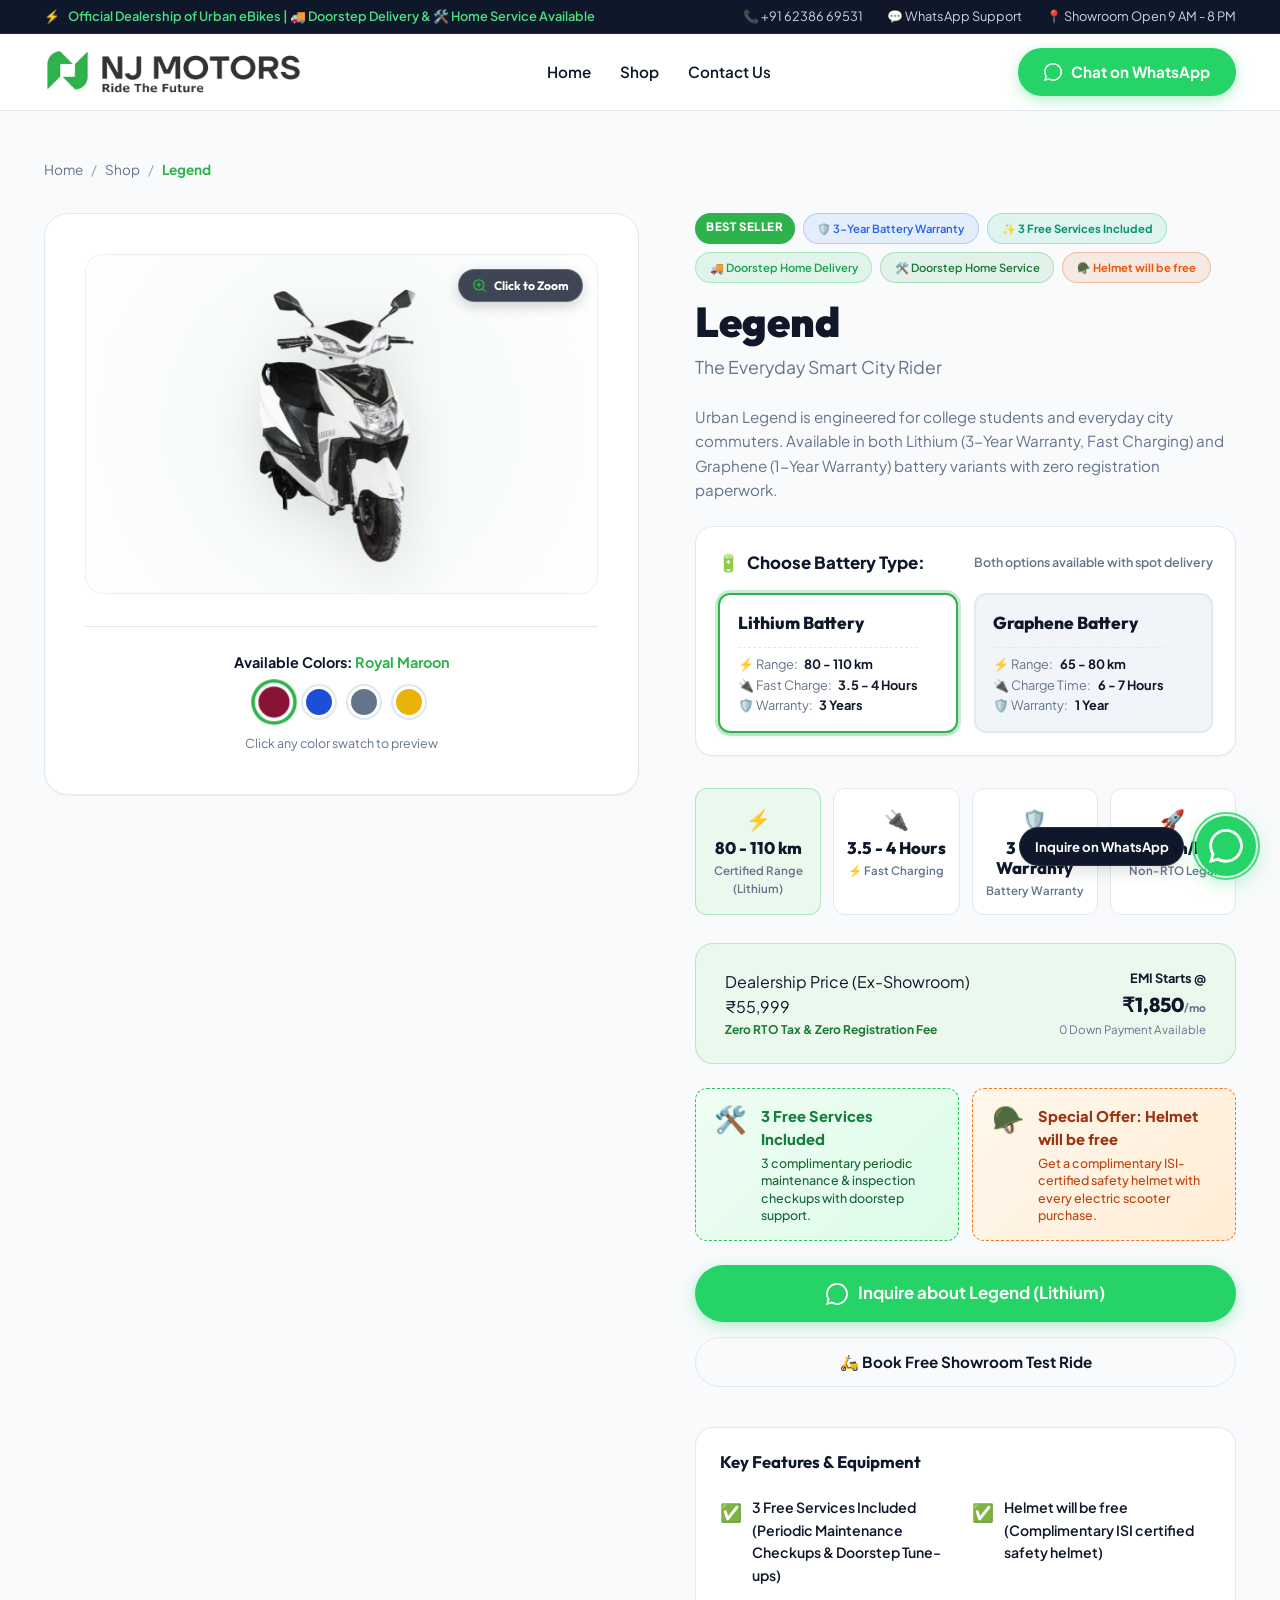
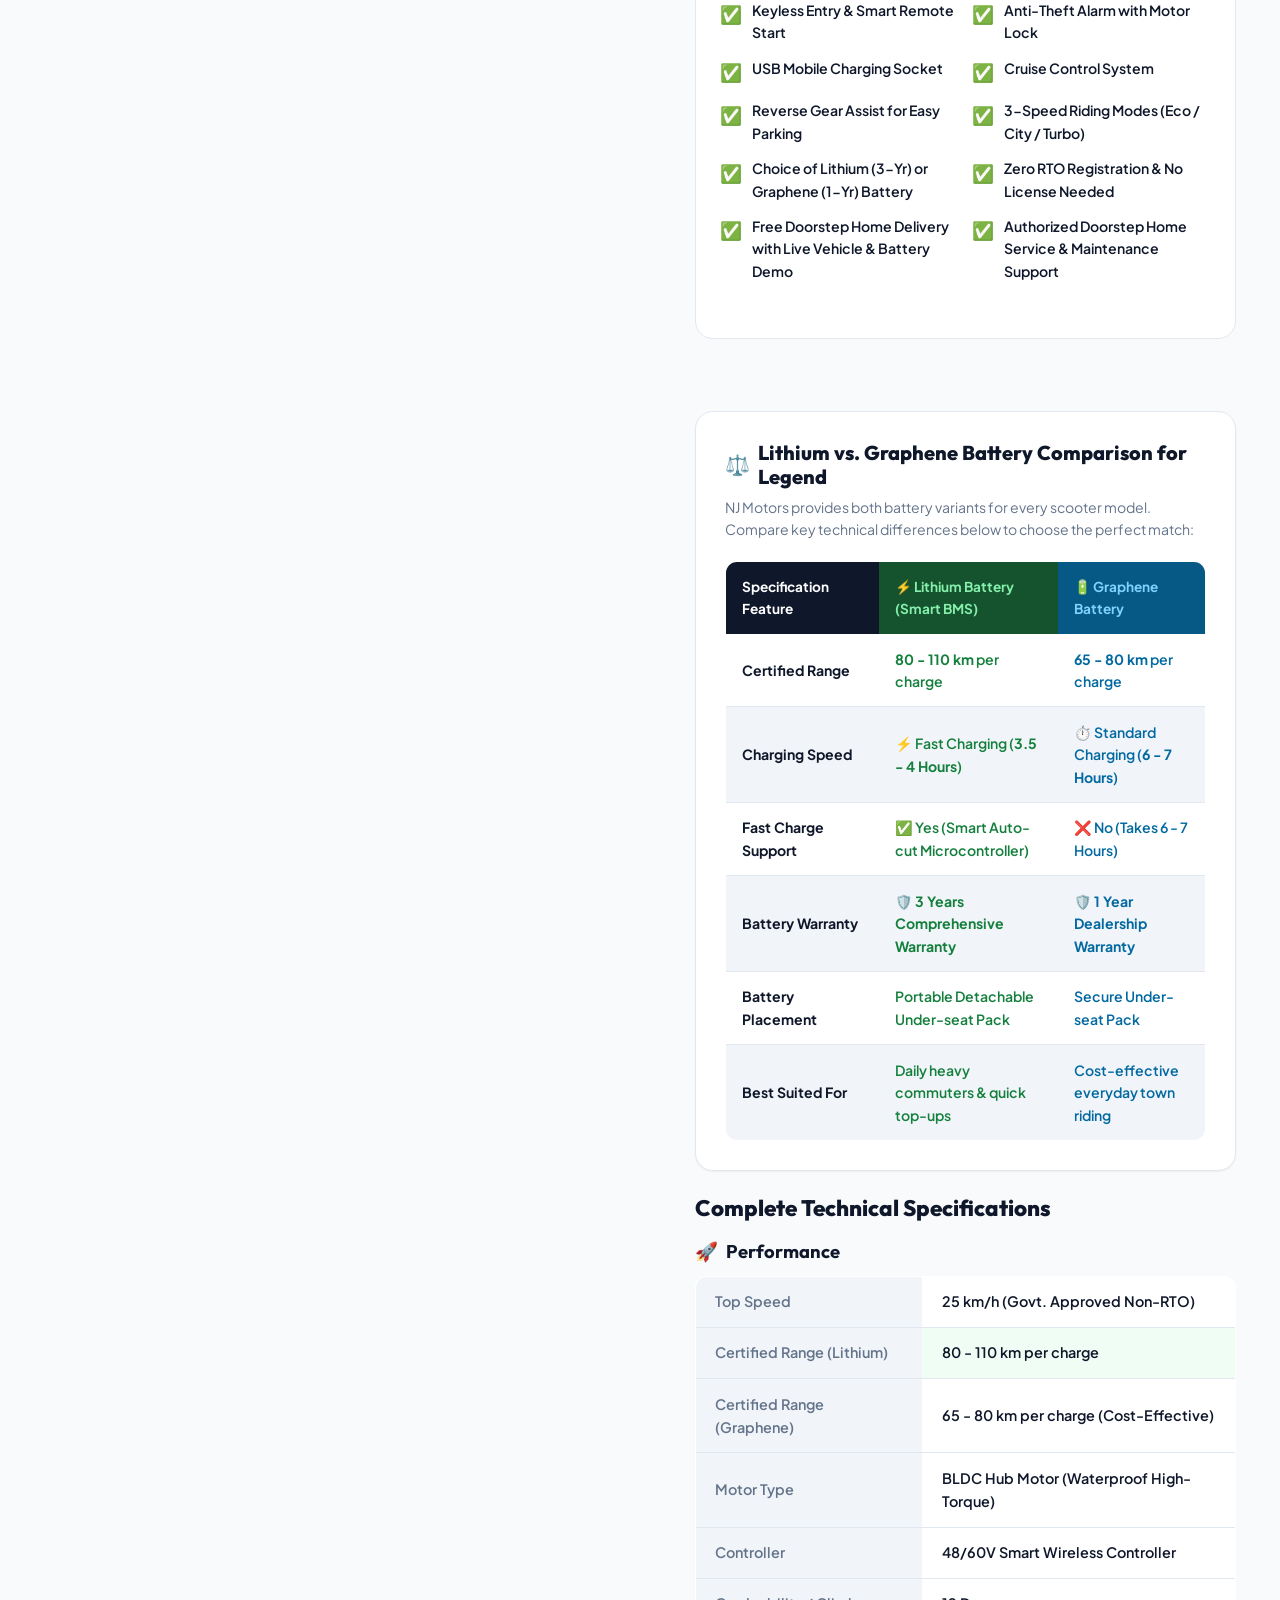
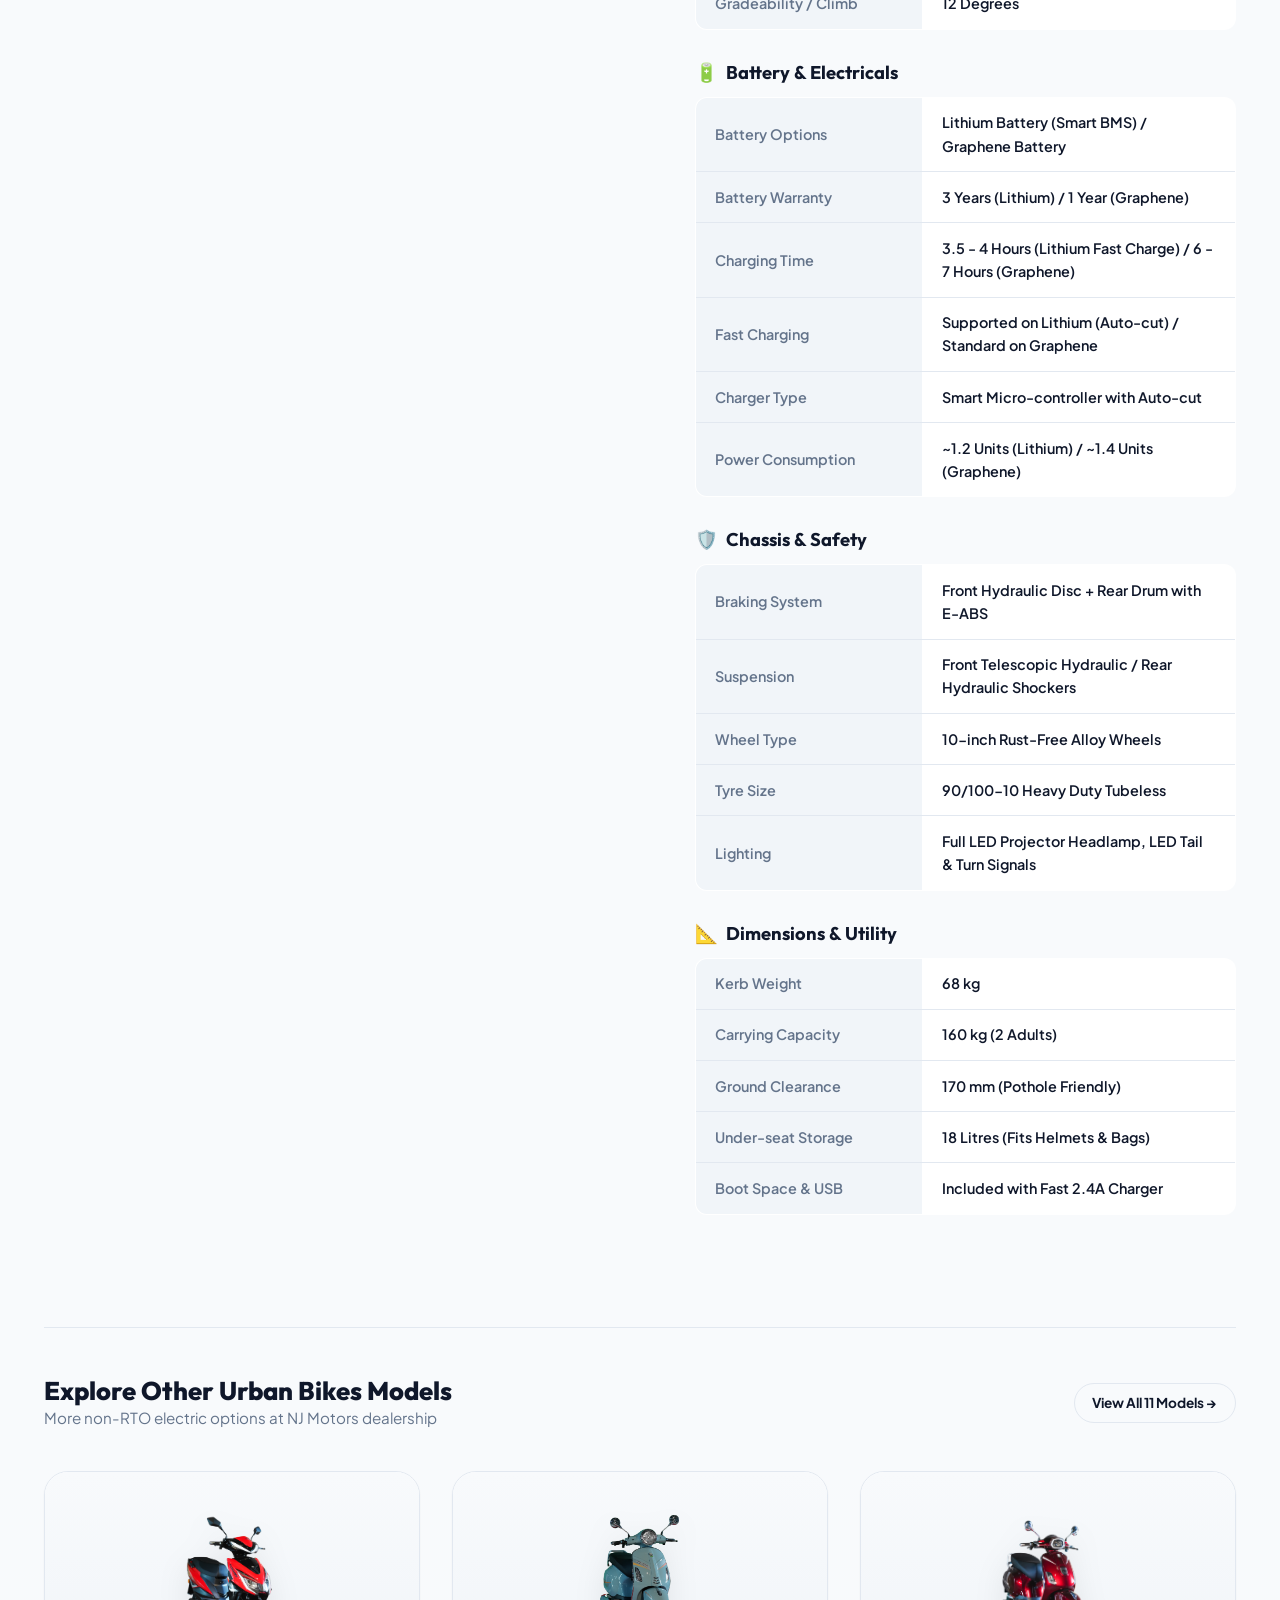
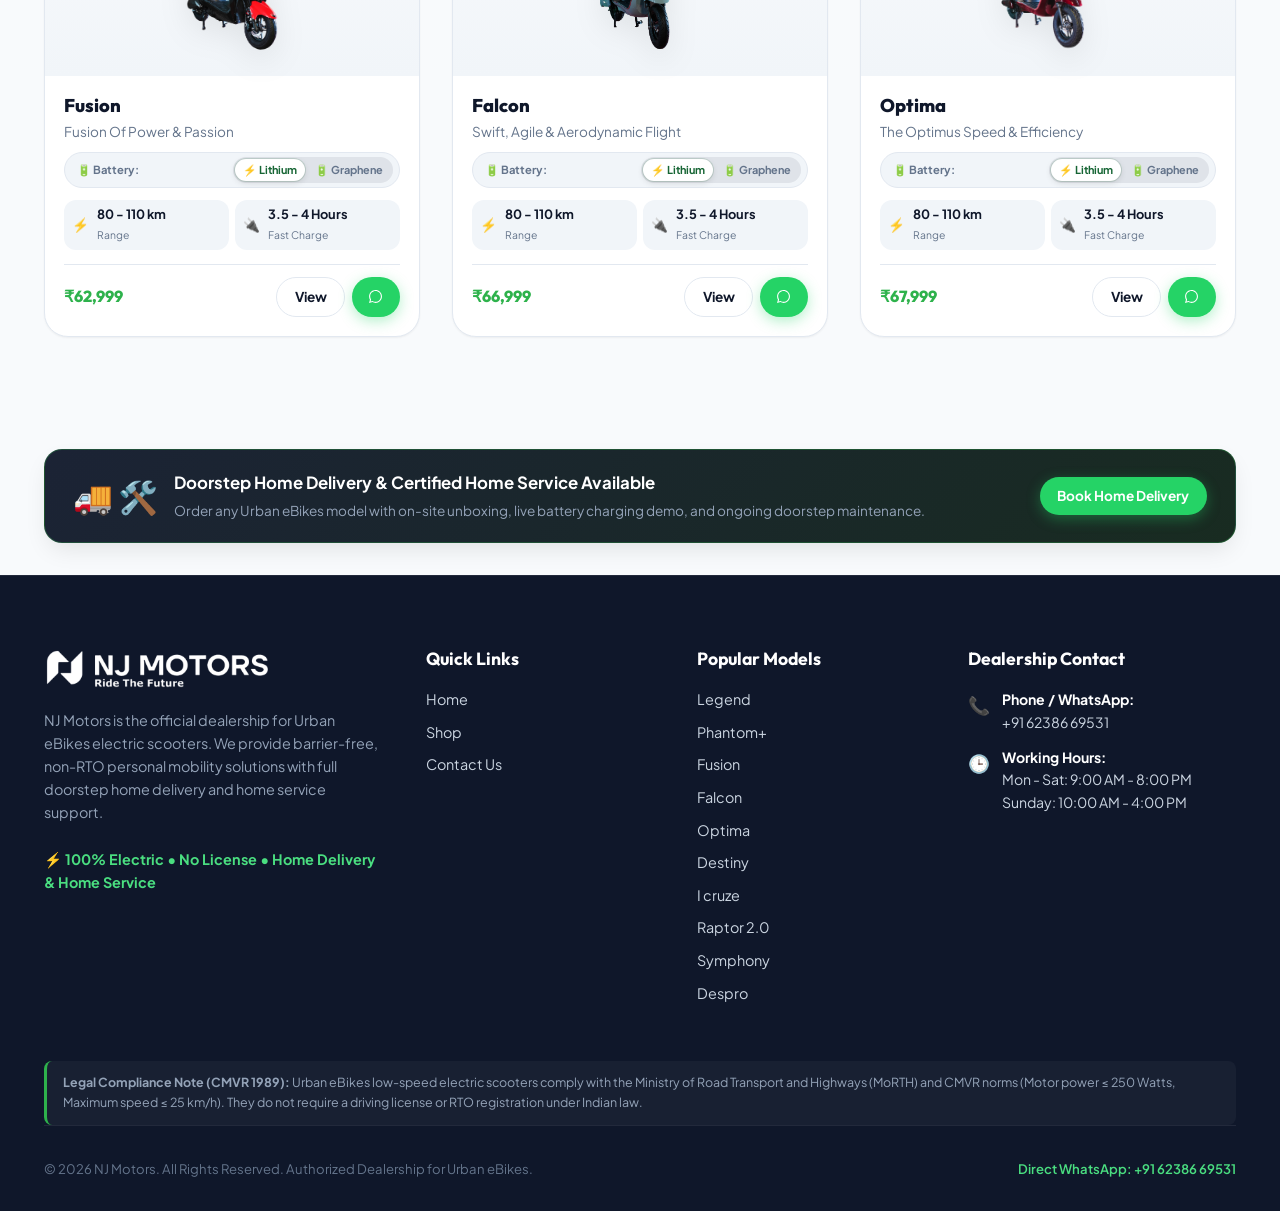
<file: product.html>
<!DOCTYPE html>
<html lang="en">
<head>
  <meta charset="UTF-8" />
  <meta name="viewport" content="width=device-width, initial-scale=1.0" />
  
  <!-- Primary Meta Tags -->
  <title id="seoTitle">Urban eBikes Electric Scooter - Specifications &amp; Price | NJ Motors Edavanna</title>
  <meta name="title" id="seoMetaTitle" content="Urban eBikes Electric Scooter - Specifications &amp; Price | NJ Motors Edavanna" />
  <meta name="description" id="seoMetaDesc" content="View full specifications, certified range, battery warranty, colors, and prices of Urban eBikes electric scooters at NJ Motors Edavanna. No license required, zero RTO registration, doorstep delivery &amp; service." />
  <meta name="keywords" id="seoMetaKeywords" content="Urban eBikes electric scooter, Urban eBikes specifications, Urban eBikes price, NJ Motors Edavanna, electric scooter no license Kerala, lithium battery scooter, doorstep EV delivery Edavanna" />
  <meta name="author" content="NJ Motors" />
  <meta name="robots" content="index, follow, max-image-preview:large, max-snippet:-1, max-video-preview:-1" />
  <meta name="theme-color" content="#0c2817" />
  <link rel="canonical" id="seoCanonical" href="https://njmotors.in/product.html" />

  <!-- Geographic Location Tags -->
  <meta name="geo.region" content="IN-KL" />
  <meta name="geo.placename" content="Edavanna, Malappuram, Kerala" />
  <meta name="geo.position" content="11.218197;76.140579" />
  <meta name="ICBM" content="11.218197, 76.140579" />

  <!-- Open Graph / Facebook / WhatsApp Sharing Meta Tags -->
  <meta property="og:type" content="product" />
  <meta property="og:locale" content="en_IN" />
  <meta property="og:site_name" content="NJ Motors - Urban eBikes Dealership" />
  <meta property="og:url" id="ogUrl" content="https://njmotors.in/product.html" />
  <meta property="og:title" id="ogTitle" content="Urban eBikes Electric Scooters | NJ Motors Edavanna" />
  <meta property="og:description" id="ogDesc" content="Official Urban eBikes dealership in Edavanna, Kerala. Non-RTO electric scooters with no license required. Doorstep delivery &amp; home service." />
  <meta property="og:image" id="ogImage" content="https://njmotors.in/assets/logo.png" />
  <meta property="og:image:secure_url" id="ogImageSecure" content="https://njmotors.in/assets/logo.png" />
  <meta property="og:image:type" content="image/png" />
  <meta property="og:image:width" content="1200" />
  <meta property="og:image:height" content="630" />
  <meta property="og:image:alt" id="ogImageAlt" content="NJ Motors Edavanna - Urban eBikes Dealership Logo" />

  <!-- Twitter Card Tags -->
  <meta name="twitter:card" content="summary_large_image" />
  <meta name="twitter:url" id="twitterUrl" content="https://njmotors.in/product.html" />
  <meta name="twitter:title" id="twitterTitle" content="Urban eBikes Electric Scooters | NJ Motors Edavanna" />
  <meta name="twitter:description" id="twitterDesc" content="Explore specifications, prices, and colors for Urban eBikes electric scooters at NJ Motors Edavanna." />
  <meta name="twitter:image" id="twitterImage" content="https://njmotors.in/assets/logo.png" />
  <meta name="twitter:image:alt" content="NJ Motors Edavanna Logo" />

  <!-- Favicon & Icons -->
  <link rel="icon" type="image/x-icon" href="assets/favison.ico" />
  <link rel="apple-touch-icon" href="assets/favison.ico" />
  <link rel="stylesheet" href="css/style.css" />

  <!-- Dynamic Product & Breadcrumb Schema Placeholder -->
  <script type="application/ld+json" id="productJsonLd">
  {
    "@context": "https://schema.org",
    "@type": "Product",
    "name": "Urban eBikes Electric Scooter",
    "image": "https://njmotors.in/assets/logo.png",
    "description": "Street-legal non-RTO electric scooter requiring no driving license. Available at NJ Motors Edavanna.",
    "brand": {
      "@type": "Brand",
      "name": "Urban eBikes"
    },
    "offers": {
      "@type": "Offer",
      "url": "https://njmotors.in/product.html",
      "priceCurrency": "INR",
      "price": "49999",
      "availability": "https://schema.org/InStock",
      "seller": {
        "@type": "Organization",
        "name": "NJ Motors Edavanna"
      }
    }
  }
  </script>

  <!-- Schema.org BreadcrumbList Schema -->
  <script type="application/ld+json">
  {
    "@context": "https://schema.org",
    "@type": "BreadcrumbList",
    "itemListElement": [
      {
        "@type": "ListItem",
        "position": 1,
        "name": "Home",
        "item": "https://njmotors.in/"
      },
      {
        "@type": "ListItem",
        "position": 2,
        "name": "Shop Models",
        "item": "https://njmotors.in/models.html"
      },
      {
        "@type": "ListItem",
        "position": 3,
        "name": "Electric Scooter Details",
        "item": "https://njmotors.in/product.html"
      }
    ]
  }
  </script>
</head>
<body>

  <!-- Top Bar -->
  <div class="header-topbar">
    <div class="container header-topbar-inner">
      <div class="topbar-badge">
        <span>⚡</span> Official Dealership of Urban eBikes | 🚚 Doorstep Delivery &amp; 🛠️ Home Service Available
      </div>
      <div class="topbar-contact">
        <a href="tel:+916238669531">📞 +91 62386 69531</a>
        <a href="https://wa.me/916238669531" target="_blank">💬 WhatsApp Support</a>
        <span>📍 Showroom Open 9 AM - 8 PM</span>
      </div>
    </div>
  </div>

  <!-- Main Navigation Header -->
  <header class="site-header">
    <div class="container header-nav-container">
      <a href="index.html" class="brand-logo-link" title="NJ Motors - Home">
        <img src="assets/logo.png" alt="NJ Motors Logo" class="brand-logo-img" />
      </a>

      <nav class="nav-links">
        <a href="index.html" class="nav-link">Home</a>
        <a href="models.html" class="nav-link">Shop</a>
        <a href="contact.html" class="nav-link">Contact Us</a>
      </nav>

      <div class="nav-actions">
        <a href="https://wa.me/916238669531" class="btn btn-whatsapp" id="headerWhatsAppBtn" target="_blank">
          <svg width="18" height="18" viewBox="0 0 24 24" fill="currentColor"><path d="M.057 24l1.687-6.163c-1.041-1.804-1.588-3.849-1.587-5.946.003-6.556 5.338-11.891 11.893-11.891 3.181.001 6.167 1.24 8.413 3.488 2.245 2.248 3.481 5.236 3.48 8.414-.003 6.557-5.338 11.892-11.893 11.892-1.99-.001-3.951-.5-5.688-1.448l-6.305 1.654zm6.597-3.807c1.676.995 3.276 1.591 5.392 1.592 5.448 0 9.886-4.434 9.889-9.885.002-5.462-4.415-9.89-9.881-9.892-5.452 0-9.887 4.434-9.889 9.884-.001 2.225.651 3.891 1.746 5.634l-.999 3.648 3.742-.981z"/></svg>
          Chat on WhatsApp
        </a>
        <button class="mobile-menu-toggle" id="mobileMenuToggle" aria-label="Open Navigation Menu">
          ☰
        </button>
      </div>
    </div>
  </header>

  <!-- Mobile Drawer Menu -->
  <div class="mobile-nav-overlay" id="mobileNavOverlay"></div>
  <div class="mobile-nav-drawer" id="mobileNavDrawer">
    <div class="mobile-drawer-header">
      <img src="assets/logo.png" alt="NJ Motors Logo" style="height: 32px;" />
      <button class="mobile-drawer-close" id="mobileDrawerClose" aria-label="Close Menu">✕</button>
    </div>
    <div class="mobile-nav-links">
      <a href="index.html" class="mobile-nav-link">Home</a>
      <a href="models.html" class="mobile-nav-link">Shop</a>
      <a href="contact.html" class="mobile-nav-link">Contact Us</a>
    </div>
    <div style="margin-top: auto; padding-top: 1.5rem; display: flex; flex-direction: row; gap: 0.75rem;">
      <a href="tel:+916238669531" class="btn btn-primary call-now-cta" style="flex: 1; padding: 0.85rem 0;" aria-label="Call Now">
        <svg width="22" height="22" viewBox="0 0 24 24" fill="none" stroke="currentColor" stroke-width="2" stroke-linecap="round" stroke-linejoin="round"><path d="M22 16.92v3a2 2 0 0 1-2.18 2 19.79 19.79 0 0 1-8.63-3.07 19.5 19.5 0 0 1-6-6 19.79 19.79 0 0 1-3.07-8.67A2 2 0 0 1 4.11 2h3a2 2 0 0 1 2 1.72 12.84 12.84 0 0 0 .7 2.81 2 2 0 0 1-.45 2.11L8.09 9.91a16 16 0 0 0 6 6l1.27-1.27a2 2 0 0 1 2.11-.45 12.84 12.84 0 0 0 2.81.7A2 2 0 0 1 22 16.92z"></path></svg>
      </a>
      <a href="https://wa.me/916238669531" class="btn btn-whatsapp" style="flex: 1; padding: 0.85rem 0;" aria-label="WhatsApp" target="_blank">
        <svg width="24" height="24" viewBox="0 0 24 24" fill="currentColor"><path d="M.057 24l1.687-6.163c-1.041-1.804-1.588-3.849-1.587-5.946.003-6.556 5.338-11.891 11.893-11.891 3.181.001 6.167 1.24 8.413 3.488 2.245 2.248 3.481 5.236 3.48 8.414-.003 6.557-5.338 11.892-11.893 11.892-1.99-.001-3.951-.5-5.688-1.448l-6.305 1.654zm6.597-3.807c1.676.995 3.276 1.591 5.392 1.592 5.448 0 9.886-4.434 9.889-9.885.002-5.462-4.415-9.89-9.881-9.892-5.452 0-9.887 4.434-9.889 9.884-.001 2.225.651 3.891 1.746 5.634l-.999 3.648 3.742-.981z"/></svg>
      </a>
    </div>
  </div>

  <!-- PDP Main Section -->
  <section class="pdp-section" id="pdpContainer">
    <div class="container">
      
      <!-- Breadcrumb Navigation -->
      <nav class="breadcrumb-nav" aria-label="Breadcrumb">
        <a href="index.html">Home</a>
        <span class="breadcrumb-separator">/</span>
        <a href="models.html">Shop</a>
        <span class="breadcrumb-separator">/</span>
        <span id="pdpBreadcrumbModel" style="color: var(--primary); font-weight: 700;">Loading Model...</span>
      </nav>

      <div class="pdp-grid">
        
        <!-- Left: Sticky Showcase Gallery & Color Selector -->
        <div class="pdp-gallery-card">
          <div class="pdp-main-img-box" id="pdpMainImgBox" role="button" tabindex="0" aria-label="Click to open full zoom inspector" title="Click or hover to zoom">
            <div class="pdp-zoom-badge" id="pdpZoomBadge" title="Click to open full zoom inspector">
              <svg width="15" height="15" viewBox="0 0 24 24" fill="none" stroke="currentColor" stroke-width="2.2" stroke-linecap="round" stroke-linejoin="round"><circle cx="11" cy="11" r="8"></circle><line x1="21" y1="21" x2="16.65" y2="16.65"></line><line x1="11" y1="8" x2="11" y2="14"></line><line x1="8" y1="11" x2="14" y2="11"></line></svg>
              <span>Click to Zoom</span>
            </div>
            <img src="assets/images/b2.png" alt="Electric Scooter" id="pdpMainImg" class="pdp-main-img" />
          </div>

          <div class="pdp-color-picker">
            <div class="color-picker-label">
              Available Colors: <span id="pdpSelectedColorName" style="color: var(--primary);">Emerald Green</span>
            </div>
            <div class="color-picker-swatches" id="pdpColorSwatches">
              <!-- Rendered dynamically -->
            </div>
            <div style="font-size: 0.78rem; color: #64748b; margin-top: 0.25rem;">
              Click any color swatch to preview
            </div>
          </div>
        </div>

        <!-- Right: Model Details & Specs Matrix -->
        <div class="pdp-info-col">
          <div class="pdp-badges-row">
            <span class="scooter-badge" id="pdpModelBadge">Urban Bikes</span>
            <span class="hero-badge" id="pdpBatteryBadge" style="background: rgba(59, 130, 246, 0.1); color: #2563eb; border-color: rgba(59, 130, 246, 0.3);">
              🛡️ 3-Year Battery Warranty
            </span>
            <span class="hero-badge" style="background: rgba(16, 185, 129, 0.1); color: #059669; border-color: rgba(16, 185, 129, 0.3); font-weight: 700;">
              ✨ 3 Free Services Included
            </span>
            <span class="hero-badge" style="background: rgba(34, 197, 94, 0.1); color: #16a34a; border-color: rgba(34, 197, 94, 0.3);">
              🚚 Doorstep Home Delivery
            </span>
            <span class="hero-badge" style="background: rgba(46, 178, 76, 0.1); color: #1b7a32; border-color: rgba(46, 178, 76, 0.3);">
              🛠️ Doorstep Home Service
            </span>
            <span class="hero-badge" style="background: rgba(234, 88, 12, 0.1); color: #ea580c; border-color: rgba(234, 88, 12, 0.3); font-weight: 700;">
              🪖 Helmet will be free
            </span>
          </div>

          <h1 class="pdp-title" id="pdpModelTitle">Loading Model...</h1>
          <p class="pdp-tagline" id="pdpModelTagline">Please wait while we load specifications.</p>
          
          <p id="pdpDescription" style="font-size: 0.95rem; color: var(--text-muted); line-height: 1.6; margin-bottom: 1.5rem;">
            Loading description...
          </p>

          <!-- Interactive Battery Type Selector -->
          <div class="pdp-battery-selection-wrap" id="pdpBatterySelector">
            <!-- Rendered dynamically by js/product.js -->
          </div>

          <!-- Quick Dynamic Specs Grid -->
          <div class="pdp-quick-specs-grid" id="pdpQuickSpecs">
            <!-- Rendered dynamically by js/product.js -->
          </div>

          <!-- Price Panel -->
          <div class="pdp-price-panel">
            <div>
              <div class="pdp-price-meta">Dealership Price (Ex-Showroom)</div>
              <div class="pdp-price-amount" id="pdpPriceAmount">₹--,--</div>
              <div style="font-size: 0.75rem; color: var(--primary-dark); font-weight: 700;">Zero RTO Tax &amp; Zero Registration Fee</div>
            </div>
            <div style="text-align: right;">
              <div style="font-size: 0.8rem; font-weight: 700; color: #0f172a;">EMI Starts @</div>
              <div style="font-size: 1.25rem; font-weight: 800; color: #0f172a; font-family: var(--font-heading);">₹1,850<span style="font-size: 0.75rem; font-weight: 600; color: #64748b;">/mo</span></div>
              <div style="font-size: 0.72rem; color: #64748b;">0 Down Payment Available</div>
            </div>
          </div>

          <!-- Complimentary Offers Grid (3 Free Services & Free Helmet) -->
          <div class="pdp-offers-grid">
            <div class="pdp-offer-card service-offer">
              <span class="pdp-offer-icon">🛠️</span>
              <div>
                <div class="pdp-offer-title">3 Free Services Included</div>
                <div class="pdp-offer-sub">3 complimentary periodic maintenance &amp; inspection checkups with doorstep support.</div>
              </div>
            </div>

            <div class="pdp-offer-card helmet-offer">
              <span class="pdp-offer-icon">🪖</span>
              <div>
                <div class="pdp-offer-title">Special Offer: Helmet will be free</div>
                <div class="pdp-offer-sub">Get a complimentary ISI-certified safety helmet with every electric scooter purchase.</div>
              </div>
            </div>
          </div>

          <!-- Direct Primary CTAs -->
          <div class="pdp-primary-cta">
            <a href="#" id="pdpWhatsAppBtn" class="btn btn-whatsapp btn-lg" target="_blank">
              <svg width="22" height="22" viewBox="0 0 24 24" fill="currentColor"><path d="M.057 24l1.687-6.163c-1.041-1.804-1.588-3.849-1.587-5.946.003-6.556 5.338-11.891 11.893-11.891 3.181.001 6.167 1.24 8.413 3.488 2.245 2.248 3.481 5.236 3.48 8.414-.003 6.557-5.338 11.892-11.893 11.892-1.99-.001-3.951-.5-5.688-1.448l-6.305 1.654zm6.597-3.807c1.676.995 3.276 1.591 5.392 1.592 5.448 0 9.886-4.434 9.889-9.885.002-5.462-4.415-9.89-9.881-9.892-5.452 0-9.887 4.434-9.889 9.884-.001 2.225.651 3.891 1.746 5.634l-.999 3.648 3.742-.981z"/></svg>
              Inquire on WhatsApp
            </a>
            
            <a href="#" id="pdpTestRideBtn" class="btn btn-outline" target="_blank">
              🛵 Book Free Showroom Test Ride
            </a>
          </div>

          <!-- Key Highlights Checklist -->
          <div style="background: var(--bg-surface); border: 1px solid var(--border-color); border-radius: var(--radius-lg); padding: 1.5rem; margin-bottom: 2rem;">
            <h4 style="font-size: 1.05rem; font-weight: 700; margin-bottom: 0.8rem; color: var(--text-main);">
              Key Features &amp; Equipment
            </h4>
            <div class="pdp-features-list" id="pdpFeaturesContainer">
              <!-- Rendered dynamically -->
            </div>
          </div>

          <!-- Dual Battery Comparison Box -->
          <div class="battery-compare-box" id="pdpBatteryCompareBox">
            <!-- Rendered dynamically by js/product.js -->
          </div>

          <!-- Comprehensive Technical Specifications Tables -->
          <div class="pdp-spec-table-wrap">
            <h3 style="font-size: 1.4rem; font-weight: 800; margin-bottom: 1.2rem; color: var(--text-main);">
              Complete Technical Specifications
            </h3>
            <div id="pdpSpecsContainer">
              <!-- Rendered dynamically -->
            </div>
          </div>

        </div>

      </div>

      <!-- Other Models Recommendations Carousel -->
      <div style="margin-top: 5rem; padding-top: 3rem; border-top: 1px solid var(--border-color);">
        <div style="display: flex; justify-content: space-between; align-items: center; margin-bottom: 2rem;">
          <div>
            <h3 style="font-size: 1.6rem; font-weight: 800;">Explore Other Urban Bikes Models</h3>
            <p style="color: var(--text-muted); font-size: 0.95rem;">More non-RTO electric options at NJ Motors dealership</p>
          </div>
          <a href="models.html" class="btn btn-outline btn-sm">View All 11 Models →</a>
        </div>

        <div class="scooter-grid" id="similarModelsContainer" style="grid-template-columns: repeat(auto-fill, minmax(280px, 1fr));">
          <!-- Rendered dynamically -->
        </div>
      </div>

    </div>
  </section>

  <!-- Doorstep Convenience Promo Banner -->
  <div class="container" style="padding-top: 2rem; padding-bottom: 0;">
    <div class="doorstep-promo-banner" style="margin-bottom: 2rem;">
      <div class="doorstep-promo-content">
        <div class="doorstep-promo-icon">🚚 🛠️</div>
        <div>
          <div class="doorstep-promo-title">Doorstep Home Delivery &amp; Certified Home Service Available</div>
          <div class="doorstep-promo-sub">Order any Urban eBikes model with on-site unboxing, live battery charging demo, and ongoing doorstep maintenance.</div>
        </div>
      </div>
      <a href="https://wa.me/916238669531?text=Hi%20NJ%20Motors,%20I%20want%20to%20order%20an%20Urban%20eBikes%20scooter%20with%20Doorstep%20Home%20Delivery." class="btn btn-whatsapp btn-sm" target="_blank">
        Book Home Delivery
      </a>
    </div>
  </div>

  <!-- Footer -->
  <footer class="site-footer">
    <div class="container">
      <div class="footer-grid">
        <div>
          <img src="assets/logo.png" alt="NJ Motors" class="footer-brand-logo" />
          <p class="footer-bio">
            NJ Motors is the official dealership for Urban eBikes electric scooters. We provide barrier-free, non-RTO personal mobility solutions with full doorstep home delivery and home service support.
          </p>
          <div style="color: #4ade80; font-weight: 700; font-size: 0.9rem;">
            ⚡ 100% Electric • No License • Home Delivery &amp; Home Service
          </div>
        </div>

        <div>
          <h4 class="footer-heading">Quick Links</h4>
          <div class="footer-links-list">
            <a href="index.html">Home</a>
            <a href="models.html">Shop</a>
            <a href="contact.html">Contact Us</a>
          </div>
        </div>

        <div>
          <h4 class="footer-heading">Popular Models</h4>
          <div class="footer-links-list">
            <a href="product.html?id=urban-legend">Legend</a>
            <a href="product.html?id=urban-phantom-plus">Phantom+</a>
            <a href="product.html?id=urban-fusion">Fusion</a>
            <a href="product.html?id=urban-falcon">Falcon</a>
            <a href="product.html?id=urban-optima">Optima</a>
            <a href="product.html?id=urban-destiny">Destiny</a>
            <a href="product.html?id=i-cruze">I cruze</a>
            <a href="product.html?id=raptor-2-0">Raptor 2.0</a>
            <a href="product.html?id=symphony">Symphony</a>
            <a href="product.html?id=despro">Despro</a>

          </div>
        </div>

        <div>
          <h4 class="footer-heading">Dealership Contact</h4>
          <div class="footer-contact-item">
            <span class="footer-contact-icon">📞</span>
            <div>
              <div style="font-weight: 700; color: #ffffff;">Phone / WhatsApp:</div>
              <a href="https://wa.me/916238669531" target="_blank">+91 62386 69531</a>
            </div>
          </div>
          <div class="footer-contact-item">
            <span class="footer-contact-icon">🕒</span>
            <div>
              <div style="font-weight: 700; color: #ffffff;">Working Hours:</div>
              <span>Mon - Sat: 9:00 AM - 8:00 PM<br/>Sunday: 10:00 AM - 4:00 PM</span>
            </div>
          </div>
        </div>
      </div>

      <div class="footer-legal-notice">
        <strong>Legal Compliance Note (CMVR 1989):</strong> Urban eBikes low-speed electric scooters comply with the Ministry of Road Transport and Highways (MoRTH) and CMVR norms (Motor power ≤ 250 Watts, Maximum speed ≤ 25 km/h). They do not require a driving license or RTO registration under Indian law.
      </div>

      <div class="footer-bottom">
        <div>&copy; 2026 NJ Motors. All Rights Reserved. Authorized Dealership for Urban eBikes.</div>
        <div>
          <a href="https://wa.me/916238669531" style="color: #4ade80; font-weight: 600;" target="_blank">Direct WhatsApp: +91 62386 69531</a>
        </div>
      </div>
    </div>
  </footer>

  <!-- Floating WhatsApp Widget -->
  <div class="floating-whatsapp">
    <div class="floating-wa-tooltip">Inquire on WhatsApp</div>
    <a href="https://wa.me/916238669531?text=Hi%20NJ%20Motors,%20I%20want%20to%20know%20more%20about%20Urban%20Bikes%20models." class="floating-wa-btn" target="_blank" aria-label="Chat on WhatsApp">
      <svg width="34" height="34" viewBox="0 0 24 24" fill="currentColor"><path d="M.057 24l1.687-6.163c-1.041-1.804-1.588-3.849-1.587-5.946.003-6.556 5.338-11.891 11.893-11.891 3.181.001 6.167 1.24 8.413 3.488 2.245 2.248 3.481 5.236 3.48 8.414-.003 6.557-5.338 11.892-11.893 11.892-1.99-.001-3.951-.5-5.688-1.448l-6.305 1.654zm6.597-3.807c1.676.995 3.276 1.591 5.392 1.592 5.448 0 9.886-4.434 9.889-9.885.002-5.462-4.415-9.89-9.881-9.892-5.452 0-9.887 4.434-9.889 9.884-.001 2.225.651 3.891 1.746 5.634l-.999 3.648 3.742-.981z"/></svg>
    </a>
  </div>
  <!-- PDP Product Zoom Lightbox Modal -->
  <div class="pdp-zoom-modal" id="pdpZoomModal" role="dialog" aria-modal="true" aria-label="Product Image Zoom Inspector" style="display: none;">
    <div class="pdp-zoom-backdrop" id="pdpZoomBackdrop"></div>
    
    <div class="pdp-zoom-container">
      <!-- Top Control Bar -->
      <div class="pdp-zoom-header">
        <div class="pdp-zoom-info">
          <span class="pdp-zoom-title" id="pdpZoomTitle">Urban Legend</span>
          <span class="pdp-zoom-color" id="pdpZoomColor">Royal Maroon</span>
        </div>
        
        <div class="pdp-zoom-controls">
          <button type="button" class="zoom-btn" id="zoomBtnOut" title="Zoom Out (-)" aria-label="Zoom Out">
            <svg width="18" height="18" viewBox="0 0 24 24" fill="none" stroke="currentColor" stroke-width="2.5" stroke-linecap="round" stroke-linejoin="round"><circle cx="11" cy="11" r="8"></circle><line x1="21" y1="21" x2="16.65" y2="16.65"></line><line x1="8" y1="11" x2="14" y2="11"></line></svg>
          </button>
          
          <span class="zoom-level-pill" id="zoomLevelPill" title="Current Zoom Level">100%</span>
          
          <button type="button" class="zoom-btn" id="zoomBtnIn" title="Zoom In (+)" aria-label="Zoom In">
            <svg width="18" height="18" viewBox="0 0 24 24" fill="none" stroke="currentColor" stroke-width="2.5" stroke-linecap="round" stroke-linejoin="round"><circle cx="11" cy="11" r="8"></circle><line x1="21" y1="21" x2="16.65" y2="16.65"></line><line x1="11" y1="8" x2="11" y2="14"></line><line x1="8" y1="11" x2="14" y2="11"></line></svg>
          </button>
          
          <button type="button" class="zoom-btn" id="zoomBtnReset" title="Reset Zoom (0)" aria-label="Reset Zoom">
            <svg width="18" height="18" viewBox="0 0 24 24" fill="none" stroke="currentColor" stroke-width="2.5" stroke-linecap="round" stroke-linejoin="round"><path d="M3 12a9 9 0 1 0 9-9 9.75 9.75 0 0 0-6.74 2.74L3 8"></path><path d="M3 3v5h5"></path></svg>
          </button>

          <button type="button" class="zoom-btn zoom-btn-close" id="zoomBtnClose" title="Close (Esc)" aria-label="Close Zoom View">
            <svg width="20" height="20" viewBox="0 0 24 24" fill="none" stroke="currentColor" stroke-width="2.5" stroke-linecap="round" stroke-linejoin="round"><line x1="18" y1="6" x2="6" y2="18"></line><line x1="6" y1="6" x2="18" y2="18"></line></svg>
          </button>
        </div>
      </div>

      <!-- Zoom Stage Area -->
      <div class="pdp-zoom-stage" id="pdpZoomStage">
        <div class="pdp-zoom-canvas" id="pdpZoomCanvas">
          <img src="assets/images/legend.png" alt="Electric Scooter Zoomed View" id="pdpZoomModalImg" class="pdp-zoom-modal-img" draggable="false" />
        </div>
      </div>

      <!-- Bottom Bar with Swatches & Tips -->
      <div class="pdp-zoom-footer">
        <div class="pdp-zoom-tip">
          <span class="tip-icon">💡</span>
          <span class="tip-text">Drag to pan • Scroll / Pinch to zoom • Double-click to zoom in/out</span>
        </div>
        <div class="pdp-zoom-swatches" id="pdpZoomSwatches">
          <!-- Rendered dynamically -->
        </div>
      </div>
    </div>
  </div>

  <script src="js/scooters-data.js"></script>
  <script src="js/main.js"></script>
  <script src="js/product.js"></script>
</body>
</html>
</file>
<file: css/style.css>
/* ==========================================================================
   NJ MOTORS - OFFICIAL SHOWCASE STYLESHEET
   Brand Theme Color: #2eb24c (Emerald EV Green)
   ========================================================================== */

@import url('https://fonts.googleapis.com/css2?family=Outfit:wght@400;500;600;700;800;900&family=Plus+Jakarta+Sans:wght@400;500;600;700;800&display=swap');

:root {
  /* Brand Colors */
  --primary: #2eb24c;
  --primary-hover: #24993f;
  --primary-dark: #1b7a32;
  --primary-light: #eaf8ee;
  --primary-glow: rgba(46, 178, 76, 0.25);
  
  /* WhatsApp Brand Color */
  --whatsapp: #25d366;
  --whatsapp-hover: #20ba5a;
  --whatsapp-glow: rgba(37, 211, 102, 0.35);

  /* Neutrals & Dark Tones */
  --bg-body: #f8fafc;
  --bg-surface: #ffffff;
  --bg-surface-alt: #f1f5f9;
  --bg-dark: #0f172a;
  --bg-dark-card: #1e293b;
  
  --text-main: #0f172a;
  --text-muted: #64748b;
  --text-light: #94a3b8;
  --text-white: #ffffff;

  --border-color: #e2e8f0;
  --border-dark: #334155;
  
  /* Accents */
  --accent-amber: #f59e0b;
  --accent-blue: #3b82f6;
  --accent-red: #ef4444;

  /* Typography */
  --font-heading: 'Outfit', -apple-system, BlinkMacSystemFont, 'Segoe UI', Roboto, sans-serif;
  --font-body: 'Plus Jakarta Sans', -apple-system, BlinkMacSystemFont, 'Segoe UI', Roboto, sans-serif;

  /* Transitions & Shadows */
  --transition-fast: 0.2s cubic-bezier(0.4, 0, 0.2, 1);
  --transition-smooth: 0.3s cubic-bezier(0.4, 0, 0.2, 1);
  --shadow-sm: 0 1px 2px 0 rgba(0, 0, 0, 0.05);
  --shadow-md: 0 4px 6px -1px rgba(0, 0, 0, 0.08), 0 2px 4px -2px rgba(0, 0, 0, 0.05);
  --shadow-lg: 0 10px 15px -3px rgba(0, 0, 0, 0.1), 0 4px 6px -4px rgba(0, 0, 0, 0.05);
  --shadow-xl: 0 20px 25px -5px rgba(0, 0, 0, 0.1), 0 8px 10px -6px rgba(0, 0, 0, 0.04);
  --shadow-glow: 0 12px 30px -5px var(--primary-glow);
  
  --radius-sm: 8px;
  --radius-md: 12px;
  --radius-lg: 18px;
  --radius-xl: 24px;
  --radius-full: 9999px;
  
  --max-width: 1240px;
}

/* ==========================================================================
   CSS Reset & Base
   ========================================================================== */
*, *::before, *::after {
  box-sizing: border-box;
  margin: 0;
  padding: 0;
}

html {
  scroll-behavior: smooth;
  font-size: 16px;
}

body {
  font-family: var(--font-body);
  background-color: var(--bg-body);
  color: var(--text-main);
  line-height: 1.6;
  -webkit-font-smoothing: antialiased;
  -moz-osx-font-smoothing: grayscale;
  overflow-x: hidden;
}

img, svg {
  display: block;
  max-width: 100%;
  height: auto;
}

a {
  color: inherit;
  text-decoration: none;
  transition: var(--transition-fast);
}

button, input, select, textarea {
  font-family: inherit;
  font-size: inherit;
  border: none;
  outline: none;
}

button {
  cursor: pointer;
  background: none;
}

ul, ol {
  list-style: none;
}

.container {
  width: 100%;
  max-width: var(--max-width);
  margin-left: auto;
  margin-right: auto;
  padding-left: 1.5rem;
  padding-right: 1.5rem;
}

/* ==========================================================================
   Typography Utilities
   ========================================================================== */
h1, h2, h3, h4, h5, h6 {
  font-family: var(--font-heading);
  color: var(--text-main);
  line-height: 1.2;
  font-weight: 700;
}

.text-center { text-align: center; }
.text-left { text-align: left; }
.text-right { text-align: right; }

.section-tag {
  display: inline-flex;
  align-items: center;
  gap: 0.5rem;
  padding: 0.4rem 1rem;
  background-color: var(--primary-light);
  color: var(--primary-dark);
  font-family: var(--font-body);
  font-size: 0.85rem;
  font-weight: 700;
  text-transform: uppercase;
  letter-spacing: 0.05em;
  border-radius: var(--radius-full);
  margin-bottom: 1rem;
  border: 1px solid rgba(46, 178, 76, 0.2);
}

.section-tag.dark {
  background-color: rgba(46, 178, 76, 0.15);
  color: #4ade80;
  border-color: rgba(74, 222, 128, 0.3);
}

.section-title {
  font-size: 2.25rem;
  font-weight: 800;
  margin-bottom: 1rem;
  color: var(--text-main);
  letter-spacing: -0.02em;
}

.section-title.white {
  color: var(--text-white);
}

.section-subtitle {
  font-size: 1.1rem;
  color: var(--text-muted);
  max-width: 680px;
  margin-left: auto;
  margin-right: auto;
}

.section-subtitle.white {
  color: var(--text-light);
}

.highlight-green {
  color: var(--primary);
}

/* ==========================================================================
   Buttons & CTAs
   ========================================================================== */
.btn {
  display: inline-flex;
  align-items: center;
  justify-content: center;
  gap: 0.6rem;
  font-family: var(--font-body);
  font-weight: 700;
  font-size: 0.95rem;
  padding: 0.75rem 1.6rem;
  border-radius: var(--radius-full);
  transition: all var(--transition-smooth);
  cursor: pointer;
  text-decoration: none;
  white-space: nowrap;
}

.btn-primary {
  background-color: var(--primary);
  color: var(--text-white);
  box-shadow: 0 4px 14px var(--primary-glow);
}
.btn-primary-outline{
  color: var(--primary);
  border: 1px solid var(--primary);
  background-color: rgb(22, 22, 22);
}
.btn-primary:hover {
  background-color: var(--primary-hover);
  transform: translateY(-2px);
  box-shadow: 0 8px 20px var(--primary-glow);
}

.btn-whatsapp {
  background-color: var(--whatsapp);
  color: var(--text-white);
  box-shadow: 0 4px 14px var(--whatsapp-glow);
}

.btn-whatsapp:hover {
  background-color: var(--whatsapp-hover);
  transform: translateY(-2px);
  box-shadow: 0 8px 22px var(--whatsapp-glow);
}

.btn-outline {
  background: transparent;
  color: var(--text-main);
  border: 1.5px solid var(--border-color);
}

.btn-outline:hover {
  border-color: var(--primary);
  color: var(--primary);
  background-color: var(--primary-light);
}

.btn-outline-white {
  background: transparent;
  color: var(--text-white);
  border: 1.5px solid rgba(255, 255, 255, 0.3);
}

.btn-outline-white:hover {
  background-color: rgba(255, 255, 255, 0.1);
  border-color: var(--text-white);
}

.btn-lg {
  padding: 0.95rem 2rem;
  font-size: 1.05rem;
}

.btn-sm {
  padding: 0.5rem 1.1rem;
  font-size: 0.85rem;
}

.btn-block {
  width: 100%;
}

/* ==========================================================================
   Header & Navigation
   ========================================================================== */
.site-header {
  position: sticky;
  top: 0;
  z-index: 100;
  background-color: rgba(255, 255, 255, 0.95);
  backdrop-filter: blur(12px);
  -webkit-backdrop-filter: blur(12px);
  border-bottom: 1px solid var(--border-color);
  transition: all var(--transition-smooth);
}

.header-topbar {
  background-color: var(--bg-dark);
  color: #cbd5e1;
  font-size: 0.8rem;
  padding: 0.4rem 0;
  border-bottom: 1px solid rgba(255, 255, 255, 0.08);
}

.header-topbar-inner {
  display: flex;
  justify-content: space-between;
  align-items: center;
}

.topbar-badge {
  display: flex;
  align-items: center;
  gap: 0.5rem;
  color: #4ade80;
  font-weight: 600;
}

.topbar-contact {
  display: flex;
  align-items: center;
  gap: 1.5rem;
}

.topbar-contact a:hover {
  color: var(--text-white);
}

.header-nav-container {
  display: flex;
  justify-content: space-between;
  align-items: center;
  height: 76px;
}

.brand-logo-link {
  display: flex;
  align-items: center;
  gap: 0.75rem;
}

.brand-logo-img {
  height: 48px;
  width: auto;
  object-fit: contain;
}
@media (max-width: 768px) {
  .brand-logo-img {
    height: 36px;
  }
}

.nav-links {
  display: flex;
  align-items: center;
  gap: 1.8rem;
}

.nav-link {
  font-weight: 600;
  font-size: 0.95rem;
  color: var(--text-main);
  padding: 0.4rem 0;
  position: relative;
}

.nav-link:hover, .nav-link.active {
  color: var(--primary);
}

.nav-link.active::after {
  content: '';
  position: absolute;
  bottom: 0;
  left: 0;
  width: 100%;
  height: 2.5px;
  background-color: var(--primary);
  border-radius: var(--radius-full);
}

.nav-actions {
  display: flex;
  align-items: center;
  gap: 1rem;
}

.mobile-menu-toggle {
  display: none;
  font-size: 1.5rem;
  color: var(--text-main);
  padding: 0.5rem;
}

/* Mobile Nav Drawer */
.mobile-nav-overlay {
  display: none;
  position: fixed;
  top: 0;
  left: 0;
  right: 0;
  bottom: 0;
  background: rgba(0, 0, 0, 0.6);
  z-index: 1000;
  opacity: 0;
  transition: opacity var(--transition-smooth);
}

.mobile-nav-drawer {
  position: fixed;
  top: 0;
  right: -320px;
  width: 300px;
  height: 100%;
  background: var(--bg-surface);
  z-index: 10000;
  padding: 2rem 1.5rem;
  box-shadow: var(--shadow-xl);
  transition: right var(--transition-smooth);
  display: flex;
  flex-direction: column;
}

.mobile-nav-overlay.active {
  display: block;
  opacity: 1;
}

.mobile-nav-drawer.active {
  right: 0;
}

.mobile-drawer-header {
  display: flex;
  justify-content: space-between;
  align-items: center;
  padding-bottom: 1.5rem;
  border-bottom: 1px solid var(--border-color);
  margin-bottom: 1.5rem;
}

.mobile-drawer-close {
  font-size: 1.6rem;
  color: var(--text-muted);
}

.mobile-nav-links {
  display: flex;
  flex-direction: column;
  gap: 1.2rem;
}

.mobile-nav-link {
  font-size: 1.1rem;
  font-weight: 600;
  color: var(--text-main);
}

.mobile-nav-link.active {
  color: var(--primary);
}

/* ==========================================================================
   Hero Section
   ========================================================================== */
.hero-section {
  position: relative;
  background: linear-gradient(135deg, #09131f 0%, #0f1e2f 50%, #0c2817 100%);
  color: var(--text-white);
  padding: 5rem 0 6rem 0;
  overflow: hidden;
}

.hero-bg-glow {
  position: absolute;
  top: -20%;
  right: -10%;
  width: 600px;
  height: 600px;
  background: radial-gradient(circle, rgba(46, 178, 76, 0.25) 0%, rgba(46, 178, 76, 0) 70%);
  pointer-events: none;
  filter: blur(50px);
}

.hero-grid {
  display: grid;
  grid-template-columns: 1.1fr 0.9fr;
  align-items: center;
  gap: 3.5rem;
  position: relative;
  z-index: 2;
}

.hero-content {
  max-width: 600px;
}

.hero-badge-row {
  display: flex;
  flex-wrap: wrap;
  gap: 0.6rem;
  margin-bottom: 1.5rem;
}

.hero-badge {
  display: inline-flex;
  align-items: center;
  gap: 0.4rem;
  background: rgba(46, 178, 76, 0.15);
  color: #4ade80;
  border: 1px solid rgba(74, 222, 128, 0.3);
  padding: 0.35rem 0.85rem;
  border-radius: var(--radius-full);
  font-size: 0.70rem;
  font-weight: 600;
}

.hero-badge.highlight {
  background: var(--primary);
  color: #ffffff;
  border-color: var(--primary);
}

.hero-title {
  font-size: 3.4rem;
  font-weight: 900;
  line-height: 1.1;
  color: #ffffff;
  margin-bottom: 1.25rem;
  letter-spacing: -0.03em;
}

.hero-title span {
  color: var(--primary);
  background: linear-gradient(120deg, #4ade80, #2eb24c);
  -webkit-background-clip: text;
  -webkit-text-fill-color: transparent;
}

.hero-subtitle {
  font-size: 1.15rem;
  color: #cbd5e1;
  margin-bottom: 2rem;
  line-height: 1.6;
}

.hero-actions {
  display: flex;
  flex-wrap: wrap;
  align-items: center;
  gap: 1rem;
  margin-bottom: 2.5rem;
}

.hero-trust-bar {
  display: grid;
  grid-template-columns: repeat(3, 1fr);
  gap: 1rem;
  padding-top: 2rem;
  border-top: 1px solid rgba(255, 255, 255, 0.12);
}

.trust-item {
  display: flex;
  flex-direction: column;
}

.trust-number {
  font-family: var(--font-heading);
  font-size: 1.6rem;
  font-weight: 800;
  color: #ffffff;
}

.trust-number span {
  color: var(--primary);
}

.trust-label {
  font-size: 0.8rem;
  color: #94a3b8;
  font-weight: 500;
}

.hero-visual {
  position: relative;
  display: flex;
  align-items: center;
  justify-content: center;
}

.hero-image-wrapper {
  position: relative;
  width: 100%;
  max-width: 540px;
  filter: drop-shadow(0 20px 40px rgba(0, 0, 0, 0.4));
  animation: floatSlow 6s ease-in-out infinite;
}

@keyframes floatSlow {
  0%, 100% { transform: translateY(0); }
  50% { transform: translateY(-10px); }
}

.hero-feature-bubble {
  position: absolute;
  background: rgba(15, 23, 42, 0.85);
  backdrop-filter: blur(10px);
  border: 1px solid rgba(255, 255, 255, 0.15);
  padding: 0.75rem 1.1rem;
  border-radius: var(--radius-md);
  display: flex;
  align-items: center;
  gap: 0.75rem;
  box-shadow: var(--shadow-lg);
}

.hero-feature-bubble.top-right {
  top: 5%;
  right: 0%;
}

.hero-feature-bubble.bottom-left {
  bottom: 8%;
  left: -5%;
}

.bubble-icon {
  width: 36px;
  height: 36px;
  border-radius: 50%;
  background: var(--primary-light);
  color: var(--primary-dark);
  display: flex;
  align-items: center;
  justify-content: center;
  font-size: 1.1rem;
}

.bubble-title {
  font-size: 0.85rem;
  font-weight: 700;
  color: #ffffff;
}

.bubble-sub {
  font-size: 0.75rem;
  color: #94a3b8;
}

/* ==========================================================================
   USPs / Why No License Section
   ========================================================================== */
.section-padding {
  padding: 5rem 0;
}

.usp-grid {
  display: grid;
  grid-template-columns: repeat(auto-fit, minmax(260px, 1fr));
  gap: 1.8rem;
  margin-top: 3rem;
}

.usp-card {
  background: var(--bg-surface);
  border: 1px solid var(--border-color);
  border-radius: var(--radius-lg);
  padding: 2.2rem 1.8rem;
  transition: all var(--transition-smooth);
  position: relative;
  overflow: hidden;
}

.usp-card::before {
  content: '';
  position: absolute;
  top: 0;
  left: 0;
  width: 100%;
  height: 4px;
  background: transparent;
  transition: var(--transition-smooth);
}

.usp-card:hover {
  transform: translateY(-6px);
  box-shadow: var(--shadow-xl);
  border-color: rgba(46, 178, 76, 0.4);
}

.usp-card:hover::before {
  background: var(--primary);
}

.usp-icon-box {
  width: 58px;
  height: 58px;
  border-radius: var(--radius-md);
  background: var(--primary-light);
  color: var(--primary);
  display: flex;
  align-items: center;
  justify-content: center;
  font-size: 1.6rem;
  margin-bottom: 1.4rem;
  transition: var(--transition-smooth);
}

.usp-card:hover .usp-icon-box {
  background: var(--primary);
  color: #ffffff;
  transform: scale(1.08);
}

.usp-title {
  font-size: 1.25rem;
  font-weight: 700;
  margin-bottom: 0.7rem;
  color: var(--text-main);
}

.usp-desc {
  font-size: 0.92rem;
  color: var(--text-muted);
  line-height: 1.6;
}

/* ==========================================================================
   Product Cards & Grid (Showcase)
   ========================================================================== */
.scooter-grid {
  display: grid;
  grid-template-columns: repeat(auto-fill, minmax(320px, 1fr));
  gap: 2rem;
  margin-top: 2.5rem;
  @media (max-width: 390px) {
    grid-template-columns: repeat(auto-fill, minmax(90%, 1fr));  
  }
}

.scooter-card {
  background: var(--bg-surface);
  border: 1px solid var(--border-color);
  border-radius: var(--radius-xl);
  overflow: hidden;
  display: flex;
  flex-direction: column;
  transition: all var(--transition-smooth);
  box-shadow: var(--shadow-sm);
  position: relative;
}

.scooter-card:hover {
  transform: translateY(-8px);
  box-shadow: var(--shadow-xl);
  border-color: rgba(46, 178, 76, 0.4);
}

.card-badge-top {
  position: absolute;
  top: 1.2rem;
  left: 1.2rem;
  z-index: 2;
  display: flex;
  flex-direction: column;
  gap: 0.4rem;
}

.scooter-badge {
  font-size: 0.72rem;
  font-weight: 800;
  text-transform: uppercase;
  letter-spacing: 0.05em;
  padding: 0.3rem 0.7rem;
  border-radius: var(--radius-full);
  background: var(--primary);
  color: #ffffff;
  box-shadow: var(--shadow-sm);
}

.scooter-badge.non-rto {
  background: var(--bg-dark);
  color: #4ade80;
  border: 1px solid rgba(74, 222, 128, 0.3);
}

.scooter-img-box {
  background: linear-gradient(180deg, #f8fafc 0%, #f1f5f9 100%);
  padding: 2.5rem 1.5rem 1.5rem;
  text-align: center;
  position: relative;
  min-height: 220px;
  display: flex;
  align-items: center;
  justify-content: center;
}

.scooter-img {
  height: 230px;
  object-fit: cover;
  width: auto;
  transition: transform var(--transition-smooth);
  filter: drop-shadow(0 10px 15px rgba(0, 0, 0, 0.08));
}

.scooter-card:hover .scooter-img {
  transform: scale(1.06);
}

.card-body {
  padding: 1.5rem 1.5rem 1.2rem;
  display: flex;
  flex-direction: column;
  flex-grow: 1;
}

.scooter-name {
  font-size: 1.35rem;
  font-weight: 800;
  color: var(--text-main);
  margin-bottom: 0.25rem;
}

.scooter-tagline {
  font-size: 0.85rem;
  color: var(--text-muted);
  margin-bottom: 0.9rem;
}

/* ==========================================================================
   Product Card Interactive Battery Toggle Switcher
   ========================================================================== */
.card-battery-toggle-wrap {
  display: flex;
  align-items: center;
  justify-content: space-between;
  background: var(--bg-surface-alt);
  border: 1px solid var(--border-color);
  border-radius: var(--radius-full);
  padding: 0.25rem 0.35rem 0.25rem 0.75rem;
  margin-bottom: 1rem;
  @media (max-width: 350px) {
    flex-wrap: wrap;
    justify-content: center;
  }
}

.card-battery-toggle-lbl {
  font-size: 0.75rem;
  font-weight: 700;
  color: var(--text-muted);
  display: flex;
  align-items: center;
  gap: 0.25rem;
}

.card-battery-toggle {
  display: inline-flex;
  background: rgba(15, 23, 42, 0.08);
  border-radius: var(--radius-full);
  padding: 2px;
  gap: 2px;
}

.card-battery-btn {
  font-size: 0.72rem;
  font-weight: 700;
  padding: 0.3rem 0.65rem;
  border-radius: var(--radius-full);
  border: none;
  background: transparent;
  color: var(--text-muted);
  cursor: pointer;
  transition: all 0.2s cubic-bezier(0.4, 0, 0.2, 1);
  display: inline-flex;
  align-items: center;
  gap: 0.25rem;
  white-space: nowrap;
}

.card-battery-btn:hover {
  color: var(--text-main);
}

.card-battery-btn.active[data-battery="lithium"],
.card-battery-btn.active[data-type="lithium"] {
  background: #ffffff;
  color: #166534;
  box-shadow: 0 2px 6px rgba(0, 0, 0, 0.12), 0 0 0 1px rgba(22, 101, 52, 0.15);
}

.card-battery-btn.active[data-battery="graphene"],
.card-battery-btn.active[data-type="graphene"] {
  background: #ffffff;
  color: #0369a1;
  box-shadow: 0 2px 6px rgba(0, 0, 0, 0.12), 0 0 0 1px rgba(3, 105, 161, 0.15);
}

.scooter-specs-pills {
  display: grid;
  grid-template-columns: 1fr 1fr;
  gap: 0.6rem;
  margin-bottom: 1.4rem;
  @media (max-width: 390px) {
    grid-template-columns: 1fr;
  }
}

.spec-pill {
  background: var(--bg-surface-alt);
  padding: 0.55rem 0.75rem;
  border-radius: var(--radius-md);
  display: flex;
  align-items: center;
  gap: 0.5rem;
  font-size: 0.82rem;
  min-height: 50px;
  box-sizing: border-box;
}

.spec-pill-icon {
  color: var(--primary);
  font-size: 1.1rem;
  flex-shrink: 0;
}

.spec-pill-text {
  flex-grow: 1;
}

.spec-pill-text strong {
  display: block;
  font-weight: 700;
  color: var(--text-main);
  line-height: 1.2;
  transition: color var(--transition-fast);
}

.spec-pill-text span {
  font-size: 0.72rem;
  color: var(--text-muted);
  white-space: nowrap;
}

.card-footer {
  margin-top: auto;
  padding-top: 1rem;
  border-top: 1px solid var(--border-color);
  display: flex;
  align-items: center;
  justify-content: space-between;
  gap: 0.75rem;
}
@media (max-width: 400px) {
  .card-footer {
    flex-direction: column;
  }
}

.scooter-price-box {
  display: flex;
  flex-direction: column;
}

.price-label {
  font-size: 0.72rem;
  color: var(--text-muted);
  text-transform: uppercase;
  font-weight: 600;
}

.price-val {
  font-family: var(--font-heading);
  font-size: 1.35rem;
  font-weight: 800;
  color: var(--text-main);
}

.card-actions {
  display: flex;
  align-items: center;
  gap: 0.5rem;
}

/* Color Swatches */
.color-swatches-row {
  display: flex;
  align-items: center;
  gap: 0.4rem;
  margin-bottom: 1rem;
}

.color-dot {
  width: 16px;
  height: 16px;
  border-radius: 50%;
  border: 2px solid #ffffff;
  box-shadow: 0 0 0 1px var(--border-color);
  cursor: pointer;
  transition: transform var(--transition-fast);
}

.color-dot:hover, .color-dot.active {
  transform: scale(1.25);
  box-shadow: 0 0 0 2px var(--primary);
}

/* ==========================================================================
   Catalog Page Filter & Toolbar
   ========================================================================== */
.catalog-toolbar {
  background: var(--bg-surface);
  border: 1px solid var(--border-color);
  border-radius: var(--radius-lg);
  padding: 1.2rem 1.5rem;
  margin-top: 2rem;
  box-shadow: var(--shadow-sm);
  display: flex;
  flex-wrap: wrap;
  align-items: center;
  justify-content: space-between;
  gap: 1.2rem;
}

.filter-group {
  display: flex;
  flex-wrap: wrap;
  gap: 0.5rem;
}

.filter-btn {
  padding: 0.5rem 1rem;
  border-radius: var(--radius-full);
  font-size: 0.85rem;
  font-weight: 600;
  color: var(--text-muted);
  background: var(--bg-surface-alt);
  border: 1px solid transparent;
  transition: var(--transition-fast);
}

.filter-btn:hover {
  background: #e2e8f0;
  color: var(--text-main);
}

.filter-btn.active {
  background: var(--primary);
  color: #ffffff;
  box-shadow: 0 2px 8px var(--primary-glow);
}

.search-sort-box {
  display: flex;
  align-items: center;
  gap: 0.8rem;
  flex-grow: 1;
  max-width: 480px;
}

.search-input-wrap {
  position: relative;
  flex-grow: 1;
}

.search-input {
  width: 100%;
  padding: 0.55rem 1rem 0.55rem 2.4rem;
  border-radius: var(--radius-full);
  border: 1.5px solid var(--border-color);
  font-size: 0.88rem;
  transition: var(--transition-fast);
  background: var(--bg-surface-alt);
}

.search-input:focus {
  border-color: var(--primary);
  background: #ffffff;
  box-shadow: 0 0 0 3px var(--primary-glow);
}

.search-icon {
  position: absolute;
  left: 0.85rem;
  top: 50%;
  transform: translateY(-50%);
  color: var(--text-muted);
  font-size: 0.95rem;
}

.sort-select {
  padding: 0.55rem 1.2rem;
  border-radius: var(--radius-full);
  border: 1.5px solid var(--border-color);
  background: var(--bg-surface-alt);
  font-size: 0.85rem;
  font-weight: 600;
  color: var(--text-main);
  cursor: pointer;
}

/* ==========================================================================
   Product Detail Page (PDP)
   ========================================================================== */
.pdp-section {
  padding: 3rem 0 5rem;
}

.breadcrumb-nav {
  display: flex;
  align-items: center;
  gap: 0.5rem;
  font-size: 0.85rem;
  color: var(--text-muted);
  margin-bottom: 2rem;
}

.breadcrumb-nav a:hover {
  color: var(--primary);
}

.breadcrumb-separator {
  color: var(--text-light);
}

.pdp-grid {
  display: grid;
  grid-template-columns: 1.1fr 1fr;
  gap: 3.5rem;
  align-items: start;
}

.pdp-gallery-card {
  background: var(--bg-surface);
  border: 1px solid var(--border-color);
  border-radius: var(--radius-xl);
  padding: 2.5rem;
  position: sticky;
  top: 100px;
  box-shadow: var(--shadow-sm);
  text-align: center;
}

.pdp-main-img-box {
  min-height: 340px;
  display: flex;
  align-items: center;
  justify-content: center;
  position: relative;
  overflow: hidden;
  border-radius: var(--radius-lg);
  cursor: zoom-in;
  user-select: none;
  background: radial-gradient(circle at center, rgba(46, 178, 76, 0.05) 0%, rgba(248, 250, 252, 0.6) 70%, transparent 100%);
  border: 1px solid rgba(226, 232, 240, 0.6);
  transition: all var(--transition-smooth);
}

.pdp-main-img-box:hover {
  border-color: rgba(46, 178, 76, 0.4);
  box-shadow: 0 8px 25px rgba(46, 178, 76, 0.08);
}

.pdp-main-img {
  max-height: 300px;
  width: auto;
  max-width: 100%;
  object-fit: contain;
  filter: drop-shadow(0 15px 30px rgba(0, 0, 0, 0.12));
  transform-origin: center center;
  transition: transform 0.12s cubic-bezier(0.2, 0, 0.2, 1), filter var(--transition-smooth);
  will-change: transform;
  pointer-events: none;
}

/* Floating Zoom Indicator Badge */
.pdp-zoom-badge {
  position: absolute;
  top: 14px;
  right: 14px;
  display: inline-flex;
  align-items: center;
  gap: 0.45rem;
  background: rgba(15, 23, 42, 0.8);
  backdrop-filter: blur(8px);
  -webkit-backdrop-filter: blur(8px);
  color: #ffffff;
  font-size: 0.76rem;
  font-weight: 700;
  font-family: var(--font-heading);
  padding: 0.35rem 0.8rem;
  border-radius: var(--radius-full);
  border: 1px solid rgba(255, 255, 255, 0.2);
  box-shadow: 0 4px 14px rgba(0, 0, 0, 0.18);
  pointer-events: auto;
  z-index: 5;
  transition: all var(--transition-fast);
  cursor: pointer;
}

.pdp-zoom-badge svg {
  color: var(--primary);
  transition: transform var(--transition-fast);
}

.pdp-main-img-box:hover .pdp-zoom-badge {
  background: var(--primary);
  color: #ffffff;
  border-color: rgba(255, 255, 255, 0.4);
  box-shadow: 0 6px 18px var(--primary-glow);
  transform: translateY(-2px);
}

.pdp-main-img-box:hover .pdp-zoom-badge svg {
  color: #ffffff;
  transform: scale(1.15);
}

/* ==========================================================================
   Full-Screen Lightbox Zoom Modal
   ========================================================================== */

.pdp-zoom-modal {
  position: fixed;
  inset: 0;
  z-index: 99999;
  display: flex;
  align-items: center;
  justify-content: center;
  opacity: 0;
  visibility: hidden;
  transition: opacity 0.25s cubic-bezier(0.16, 1, 0.3, 1), visibility 0.25s cubic-bezier(0.16, 1, 0.3, 1);
}

.pdp-zoom-modal.active {
  opacity: 1;
  visibility: visible;
}

.pdp-zoom-backdrop {
  position: absolute;
  inset: 0;
  background: rgba(10, 18, 12, 0.88);
  backdrop-filter: blur(16px);
  -webkit-backdrop-filter: blur(16px);
}

.pdp-zoom-container {
  position: relative;
  z-index: 2;
  width: 100vw;
  height: 100vh;
  display: flex;
  flex-direction: column;
  color: #ffffff;
}

/* Header */
.pdp-zoom-header {
  display: flex;
  align-items: center;
  justify-content: space-between;
  padding: 1rem 1.75rem;
  background: rgba(15, 23, 42, 0.65);
  backdrop-filter: blur(12px);
  -webkit-backdrop-filter: blur(12px);
  border-bottom: 1px solid rgba(255, 255, 255, 0.1);
  gap: 1rem;
  z-index: 10;
}

.pdp-zoom-info {
  display: flex;
  align-items: center;
  gap: 0.75rem;
  flex-wrap: wrap;
}

.pdp-zoom-title {
  font-family: var(--font-heading);
  font-size: 1.25rem;
  font-weight: 800;
  color: #ffffff;
}

.pdp-zoom-color {
  font-size: 0.8rem;
  font-weight: 700;
  padding: 0.2rem 0.65rem;
  background: rgba(46, 178, 76, 0.2);
  border: 1px solid rgba(46, 178, 76, 0.4);
  border-radius: var(--radius-full);
  color: #4ade80;
}

.pdp-zoom-controls {
  display: flex;
  align-items: center;
  gap: 0.5rem;
}

.zoom-btn {
  display: inline-flex;
  align-items: center;
  justify-content: center;
  width: 40px;
  height: 40px;
  border-radius: var(--radius-md);
  background: rgba(255, 255, 255, 0.08);
  border: 1px solid rgba(255, 255, 255, 0.15);
  color: #ffffff;
  cursor: pointer;
  transition: all var(--transition-fast);
  outline: none;
}

.zoom-btn:hover {
  background: rgba(46, 178, 76, 0.25);
  border-color: var(--primary);
  color: #4ade80;
  transform: translateY(-1px);
}

.zoom-btn:active {
  transform: translateY(1px) scale(0.95);
}

.zoom-btn-close {
  background: rgba(239, 68, 68, 0.15);
  border-color: rgba(239, 68, 68, 0.35);
  color: #f87171;
  margin-left: 0.5rem;
}

.zoom-btn-close:hover {
  background: #ef4444;
  border-color: #ef4444;
  color: #ffffff;
}

.zoom-level-pill {
  display: inline-flex;
  align-items: center;
  justify-content: center;
  min-width: 62px;
  height: 38px;
  padding: 0 0.6rem;
  font-size: 0.85rem;
  font-weight: 800;
  font-family: var(--font-heading);
  background: rgba(0, 0, 0, 0.4);
  border: 1px solid rgba(255, 255, 255, 0.12);
  border-radius: var(--radius-md);
  color: #e2e8f0;
}

/* Stage & Canvas */
.pdp-zoom-stage {
  flex: 1;
  width: 100%;
  position: relative;
  overflow: hidden;
  display: flex;
  align-items: center;
  justify-content: center;
  cursor: grab;
  touch-action: none;
}

.pdp-zoom-stage.is-dragging {
  cursor: grabbing !important;
}

.pdp-zoom-canvas {
  width: 100%;
  height: 100%;
  display: flex;
  align-items: center;
  justify-content: center;
  transform-origin: center center;
  will-change: transform;
}

.pdp-zoom-modal-img {
  max-width: 85vw;
  max-height: 70vh;
  object-fit: contain;
  filter: drop-shadow(0 20px 45px rgba(0, 0, 0, 0.6));
  user-select: none;
  -webkit-user-drag: none;
  pointer-events: none;
  transition: filter var(--transition-smooth);
}

/* Footer */
.pdp-zoom-footer {
  display: flex;
  align-items: center;
  justify-content: space-between;
  padding: 0.9rem 1.75rem;
  background: rgba(15, 23, 42, 0.65);
  backdrop-filter: blur(12px);
  -webkit-backdrop-filter: blur(12px);
  border-top: 1px solid rgba(255, 255, 255, 0.1);
  gap: 1rem;
  flex-wrap: wrap;
  z-index: 10;
}

.pdp-zoom-tip {
  display: flex;
  align-items: center;
  gap: 0.5rem;
  font-size: 0.8rem;
  color: #94a3b8;
}

.pdp-zoom-swatches {
  display: flex;
  align-items: center;
  gap: 0.6rem;
}

.pdp-zoom-swatch-btn {
  width: 28px;
  height: 28px;
  border-radius: 50%;
  border: 2.5px solid #1e293b;
  box-shadow: 0 0 0 2px rgba(255, 255, 255, 0.3);
  cursor: pointer;
  transition: transform var(--transition-fast), box-shadow var(--transition-fast);
}

.pdp-zoom-swatch-btn:hover, .pdp-zoom-swatch-btn.active {
  transform: scale(1.25);
  box-shadow: 0 0 0 2.5px #4ade80, 0 0 10px rgba(74, 222, 128, 0.5);
}

/* Modal Responsive */
@media (max-width: 768px) {
  .pdp-zoom-header {
    padding: 0.75rem 1rem;
  }
  .pdp-zoom-title {
    font-size: 1.05rem;
  }
  .pdp-zoom-footer {
    padding: 0.75rem 1rem;
    flex-direction: column-reverse;
    align-items: center;
    text-align: center;
    gap: 0.6rem;
  }
  .zoom-btn {
    width: 36px;
    height: 36px;
  }
  .zoom-level-pill {
    min-width: 52px;
    height: 34px;
    font-size: 0.78rem;
  }
}

.pdp-color-picker {
  margin-top: 2rem;
  padding-top: 1.5rem;
  border-top: 1px solid var(--border-color);
  display: flex;
  flex-direction: column;
  align-items: center;
  gap: 0.75rem;
}

.color-picker-label {
  font-size: 0.9rem;
  font-weight: 700;
  color: var(--text-main);
}

.color-picker-swatches {
  display: flex;
  align-items: center;
  gap: 0.8rem;
}

.color-swatch-btn {
  width: 32px;
  height: 32px;
  border-radius: 50%;
  border: 3px solid #ffffff;
  box-shadow: 0 0 0 2px var(--border-color);
  cursor: pointer;
  transition: transform var(--transition-fast);
}

.color-swatch-btn:hover, .color-swatch-btn.active {
  transform: scale(1.2);
  box-shadow: 0 0 0 3px var(--primary);
}

.pdp-info-col {
  display: flex;
  flex-direction: column;
}

.pdp-badges-row {
  display: flex;
  flex-wrap: wrap;
  gap: 0.5rem;
  margin-bottom: 1rem;
}

.pdp-title {
  font-size: 2.6rem;
  font-weight: 900;
  line-height: 1.1;
  color: var(--text-main);
  margin-bottom: 0.5rem;
}

.pdp-tagline {
  font-size: 1.1rem;
  color: var(--text-muted);
  margin-bottom: 1.5rem;
}

.pdp-price-panel {
  background: var(--primary-light);
  border: 1px solid rgba(46, 178, 76, 0.25);
  border-radius: var(--radius-lg);
  padding: 1.5rem 1.8rem;
  display: flex;
  align-items: center;
  justify-content: space-between;
  margin-bottom: 1.5rem;
}

.pdp-offers-grid {
  display: grid;
  grid-template-columns: 1fr 1fr;
  gap: 0.85rem;
  margin-bottom: 1.5rem;
}

@media (max-width: 640px) {
  .pdp-offers-grid {
    grid-template-columns: 1fr;
  }
}

.pdp-offer-card {
  display: flex;
  align-items: flex-start;
  gap: 0.85rem;
  padding: 0.95rem 1.15rem;
  border-radius: var(--radius-md);
  border: 1.5px dashed;
  transition: transform var(--transition-normal), box-shadow var(--transition-normal);
}

.pdp-offer-card:hover {
  transform: translateY(-2px);
  box-shadow: 0 4px 12px rgba(0, 0, 0, 0.05);
}

.pdp-offer-card.service-offer {
  background: linear-gradient(135deg, #f0fdf4 0%, #dcfce7 100%);
  border-color: #22c55e;
}

.pdp-offer-card.service-offer .pdp-offer-title {
  color: #15803d;
}

.pdp-offer-card.service-offer .pdp-offer-sub {
  color: #166534;
}

.pdp-offer-card.helmet-offer {
  background: linear-gradient(135deg, #fff7ed 0%, #ffedd5 100%);
  border-color: #f97316;
}

.pdp-offer-card.helmet-offer .pdp-offer-title {
  color: #9a3412;
}

.pdp-offer-card.helmet-offer .pdp-offer-sub {
  color: #c2410c;
}

.pdp-offer-icon {
  font-size: 1.65rem;
  line-height: 1;
  flex-shrink: 0;
  margin-top: 0.1rem;
}

.pdp-offer-title {
  font-weight: 800;
  font-size: 0.92rem;
  margin-bottom: 0.2rem;
}

.pdp-offer-sub {
  font-size: 0.78rem;
  font-weight: 500;
  line-height: 1.4;
}

.pdp-primary-cta {
  display: flex;
  flex-direction: column;
  gap: 0.9rem;
  margin-bottom: 2.5rem;
}

.pdp-spec-table-wrap {
  margin-top: 1.5rem;
}

.pdp-spec-category {
  margin-bottom: 2rem;
}

.pdp-spec-cat-title {
  font-size: 1.15rem;
  font-weight: 700;
  margin-bottom: 0.8rem;
  display: flex;
  align-items: center;
  gap: 0.5rem;
  color: var(--text-main);
}

.pdp-spec-cat-title span {
  color: var(--primary);
}

.pdp-spec-table {
  width: 100%;
  border-collapse: collapse;
  background: var(--bg-surface);
  border-radius: var(--radius-md);
  overflow: hidden;
  border: 1px solid var(--border-color);
}

.pdp-spec-table tr {
  border-bottom: 1px solid var(--border-color);
}

.pdp-spec-table tr:last-child {
  border-bottom: none;
}

.pdp-spec-table td {
  padding: 0.85rem 1.2rem;
  font-size: 0.9rem;
}

.pdp-spec-table td.spec-name {
  font-weight: 600;
  color: var(--text-muted);
  width: 42%;
  background: var(--bg-surface-alt);
}

.pdp-spec-table td.spec-val {
  font-weight: 600;
  color: var(--text-main);
}

.pdp-features-list {
  display: grid;
  grid-template-columns: 1fr 1fr;
  gap: 0.8rem;
  margin: 1.5rem 0 2rem;
}

.pdp-feature-item {
  display: flex;
  align-items: flex-start;
  gap: 0.6rem;
  font-size: 0.88rem;
  font-weight: 600;
  color: var(--text-main);
}

.pdp-feature-icon {
  color: var(--primary);
  font-size: 1.1rem;
  flex-shrink: 0;
  margin-top: 0.1rem;
}

/* ==========================================================================
   Dual Battery Selector & Comparison Styles
   ========================================================================== */
.pdp-battery-selection-wrap {
  margin-bottom: 2rem;
  background: var(--bg-surface);
  border: 1px solid var(--border-color);
  border-radius: var(--radius-lg);
  padding: 1.4rem;
  box-shadow: var(--shadow-sm);
}

.battery-select-header {
  display: flex;
  justify-content: space-between;
  align-items: center;
  margin-bottom: 1rem;
  flex-wrap: wrap;
  gap: 0.5rem;
}

.battery-select-title {
  font-size: 1.05rem;
  font-weight: 800;
  color: var(--text-main);
  display: flex;
  align-items: center;
  gap: 0.5rem;
}

.battery-options-grid {
  display: grid;
  grid-template-columns: 1fr 1fr;
  gap: 1rem;
}

.battery-opt-btn {
  border: 2px solid var(--border-color);
  background: var(--bg-surface-alt);
  border-radius: var(--radius-md);
  padding: 1.1rem;
  text-align: left;
  cursor: pointer;
  position: relative;
  transition: all var(--transition-fast);
  display: flex;
  flex-direction: column;
  gap: 0.45rem;
}

.battery-opt-btn:hover {
  border-color: rgba(46, 178, 76, 0.5);
  background: #ffffff;
  transform: translateY(-2px);
  box-shadow: var(--shadow-md);
}

.battery-opt-btn.active {
  border-color: var(--primary);
  background: #ffffff;
  box-shadow: 0 0 0 3px var(--primary-glow), var(--shadow-md);
}

.battery-opt-badge {
  display: inline-flex;
  align-items: center;
  gap: 0.3rem;
  font-size: 0.72rem;
  font-weight: 700;
  padding: 0.25rem 0.65rem;
  border-radius: var(--radius-full);
  width: fit-content;
}

.battery-opt-badge.lithium-badge {
  background: #dcfce7;
  color: #166534;
}

.battery-opt-badge.graphene-badge {
  background: #e0f2fe;
  color: #0369a1;
}

.battery-opt-name {
  font-size: 1.08rem;
  font-weight: 800;
  font-family: var(--font-heading);
  color: var(--text-main);
  display: flex;
  justify-content: space-between;
  align-items: center;
}

.battery-check-icon {
  width: 22px;
  height: 22px;
  border-radius: 50%;
  background: #cbd5e1;
  color: #ffffff;
  display: flex;
  align-items: center;
  justify-content: center;
  font-size: 0.75rem;
  font-weight: 800;
  transition: background var(--transition-fast);
}

.battery-opt-btn.active .battery-check-icon {
  background: var(--primary);
}

.battery-opt-specs {
  display: flex;
  flex-direction: column;
  gap: 0.3rem;
  font-size: 0.8rem;
  color: var(--text-muted);
  margin-top: 0.4rem;
  padding-top: 0.5rem;
  border-top: 1px dashed var(--border-color);
}

.battery-opt-spec-item {
  display: flex;
  align-items: center;
  gap: 0.4rem;
}

.battery-opt-spec-item strong {
  color: var(--text-main);
}

/* Quick specs row on PDP */
.pdp-quick-specs-grid {
  display: grid;
  grid-template-columns: repeat(4, 1fr);
  gap: 0.75rem;
  margin-bottom: 1.8rem;
}

.pdp-quick-spec-card {
  background: var(--bg-surface);
  border: 1px solid var(--border-color);
  border-radius: var(--radius-md);
  padding: 0.85rem 0.6rem;
  text-align: center;
  transition: all var(--transition-fast);
}

.pdp-quick-spec-card.highlight {
  background: var(--primary-light);
  border-color: rgba(46, 178, 76, 0.3);
}

.pdp-quick-spec-icon {
  font-size: 1.25rem;
  margin-bottom: 0.2rem;
}

.pdp-quick-spec-val {
  font-size: 1.05rem;
  font-weight: 800;
  font-family: var(--font-heading);
  color: var(--text-main);
  line-height: 1.2;
}

.pdp-quick-spec-lbl {
  font-size: 0.72rem;
  color: var(--text-muted);
  font-weight: 600;
  margin-top: 0.2rem;
}

/* Battery Comparison Section */
.battery-compare-box {
  margin-top: 2.5rem;
  background: var(--bg-surface);
  border: 1px solid var(--border-color);
  border-radius: var(--radius-lg);
  padding: 1.8rem;
  box-shadow: var(--shadow-sm);
}

.battery-compare-title {
  font-size: 1.25rem;
  font-weight: 800;
  margin-bottom: 0.4rem;
  display: flex;
  align-items: center;
  gap: 0.5rem;
  color: var(--text-main);
}

.battery-compare-subtitle {
  font-size: 0.88rem;
  color: var(--text-muted);
  margin-bottom: 1.25rem;
}

.battery-compare-table {
  width: 100%;
  border-collapse: collapse;
  font-size: 0.88rem;
  border-radius: var(--radius-md);
  overflow: hidden;
  border: 1px solid var(--border-color);
}

.battery-compare-table th {
  background: #0f172a;
  color: #ffffff;
  padding: 0.9rem 1rem;
  text-align: left;
  font-weight: 700;
  font-size: 0.85rem;
}

.battery-compare-table th.lithium-th {
  background: #14532d;
  color: #86efac;
}

.battery-compare-table th.graphene-th {
  background: #075985;
  color: #7dd3fc;
}

.battery-compare-table td {
  padding: 0.85rem 1rem;
  border-bottom: 1px solid var(--border-color);
}

.battery-compare-table tr:nth-child(even) td {
  background: var(--bg-surface-alt);
}

.battery-compare-table td.feature-lbl {
  font-weight: 700;
  color: var(--text-main);
  width: 32%;
}

.battery-compare-table td.lithium-val {
  font-weight: 600;
  color: #15803d;
}

.battery-compare-table td.graphene-val {
  font-weight: 600;
  color: #0369a1;
}

@media (max-width: 640px) {
  .battery-options-grid {
    grid-template-columns: 1fr;
  }
  .pdp-quick-specs-grid {
    grid-template-columns: 1fr 1fr;
  }
}

/* ==========================================================================
   Savings Calculator Section
   ========================================================================== */
.calculator-section {
  background: linear-gradient(180deg, var(--bg-dark) 0%, #17253b 100%);
  color: var(--text-white);
  padding: 5rem 0;
}

.calculator-card {
  background: var(--bg-dark-card);
  border: 1px solid var(--border-dark);
  border-radius: var(--radius-xl);
  padding: 3rem;
  margin-top: 2.5rem;
  display: grid;
  grid-template-columns: 1fr 1.1fr;
  gap: 3rem;
  align-items: center;
  width: 100%;
  max-width: 100%;
  box-sizing: border-box;
}

.calc-slider-wrap {
  display: flex;
  flex-direction: column;
  gap: 1.5rem;
  width: 100%;
  max-width: 100%;
  min-width: 0;
  box-sizing: border-box;
}

.calc-range-label {
  display: flex;
  justify-content: space-between;
  align-items: center;
  gap: 0.5rem;
  flex-wrap: wrap;
}

.calc-actions {
  display: flex;
  gap: 1rem;
  margin-top: 1rem;
  flex-wrap: wrap;
  width: 100%;
}

.calc-range-title {
  font-size: 1.1rem;
  font-weight: 700;
  color: var(--text-white);
}

.calc-km-val {
  font-family: var(--font-heading);
  font-size: 1.6rem;
  font-weight: 800;
  color: #4ade80;
}

.calc-slider {
  -webkit-appearance: none;
  width: 100%;
  height: 8px;
  border-radius: var(--radius-full);
  background: #334155;
  outline: none;
}

.calc-slider::-webkit-slider-thumb {
  -webkit-appearance: none;
  width: 26px;
  height: 26px;
  border-radius: 50%;
  background: var(--primary);
  cursor: pointer;
  box-shadow: 0 0 12px var(--primary-glow);
  border: 3px solid #ffffff;
  transition: transform var(--transition-fast);
}

.calc-slider::-webkit-slider-thumb:hover {
  transform: scale(1.2);
}

.calc-results-grid {
  display: grid;
  grid-template-columns: 1fr 1fr;
  gap: 1.2rem;
}

.calc-result-box {
  background: rgba(15, 23, 42, 0.7);
  border: 1px solid var(--border-dark);
  border-radius: var(--radius-lg);
  padding: 1.5rem;
  text-align: center;
}

.calc-result-box.highlight {
  background: rgba(46, 178, 76, 0.15);
  border-color: var(--primary);
}

.calc-box-title {
  font-size: 0.8rem;
  color: var(--text-light);
  text-transform: uppercase;
  font-weight: 700;
  margin-bottom: 0.5rem;
}

.calc-box-num {
  font-family: var(--font-heading);
  font-size: 2rem;
  font-weight: 900;
  color: #ffffff;
  margin-bottom: 0.25rem;
}

.calc-result-box.highlight .calc-box-num {
  color: #4ade80;
}

.calc-box-sub {
  font-size: 0.75rem;
  color: var(--text-light);
}

/* ==========================================================================
   FAQ Section
   ========================================================================== */
.faq-grid {
  max-width: 800px;
  margin: 3rem auto 0;
  display: flex;
  flex-direction: column;
  gap: 1rem;
}

.faq-card {
  background: var(--bg-surface);
  border: 1px solid var(--border-color);
  border-radius: var(--radius-lg);
  overflow: hidden;
  transition: var(--transition-fast);
}

.faq-header {
  padding: 1.2rem 1.5rem;
  display: flex;
  justify-content: space-between;
  align-items: center;
  cursor: pointer;
  font-weight: 700;
  font-size: 1.05rem;
  color: var(--text-main);
}

.faq-toggle-icon {
  color: var(--primary);
  font-size: 1.2rem;
  transition: transform var(--transition-fast);
}

.faq-card.open .faq-toggle-icon {
  transform: rotate(180deg);
}

.faq-body {
  display: none;
  padding: 0 1.5rem 1.3rem;
  font-size: 0.92rem;
  color: var(--text-muted);
  line-height: 1.6;
}

.faq-card.open .faq-body {
  display: block;
}

/* ==========================================================================
   Contact & Location Page
   ========================================================================== */
.contact-grid {
  display: grid;
  grid-template-columns: 1.1fr 1fr;
  gap: 3rem;
  margin-top: 3rem;
}

.contact-info-card {
  background: var(--bg-surface);
  border: 1px solid var(--border-color);
  border-radius: var(--radius-xl);
  padding: 2.5rem;
  box-shadow: var(--shadow-sm);
}

.contact-detail-row {
  display: flex;
  align-items: flex-start;
  gap: 1.2rem;
  margin-bottom: 1.8rem;
}

.contact-icon-box {
  width: 48px;
  height: 48px;
  border-radius: var(--radius-md);
  background: var(--primary-light);
  color: var(--primary-dark);
  display: flex;
  align-items: center;
  justify-content: center;
  font-size: 1.3rem;
  flex-shrink: 0;
}

.contact-detail-title {
  font-size: 0.85rem;
  text-transform: uppercase;
  font-weight: 700;
  color: var(--text-muted);
  margin-bottom: 0.2rem;
}

.contact-detail-value {
  font-size: 1.05rem;
  font-weight: 700;
  color: var(--text-main);
}

.contact-form-card {
  background: var(--bg-surface);
  border: 1px solid var(--border-color);
  border-radius: var(--radius-xl);
  padding: 2.5rem;
  box-shadow: var(--shadow-sm);
}

.form-group {
  margin-bottom: 1.2rem;
}

.form-label {
  display: block;
  font-size: 0.85rem;
  font-weight: 700;
  color: var(--text-main);
  margin-bottom: 0.4rem;
}

.form-control {
  width: 100%;
  padding: 0.75rem 1rem;
  border-radius: var(--radius-md);
  border: 1.5px solid var(--border-color);
  font-size: 0.92rem;
  background: var(--bg-surface-alt);
  transition: var(--transition-fast);
}

.form-control:focus {
  background: #ffffff;
  border-color: var(--primary);
  box-shadow: 0 0 0 3px var(--primary-glow);
}

.map-container {
  border-radius: var(--radius-lg);
  overflow: hidden;
  border: 1px solid var(--border-color);
  margin-top: 2rem;
  height: 280px;
}

.map-container iframe {
  width: 100%;
  height: 100%;
  border: 0;
}

/* ==========================================================================
   Global Sticky Floating WhatsApp Widget
   ========================================================================== */
.floating-whatsapp {
  position: fixed;
  bottom: 24px;
  right: 24px;
  z-index: 9999;
  display: flex;
  align-items: center;
  gap: 0.75rem;
}

.floating-wa-btn {
  width: 60px;
  height: 60px;
  border-radius: 50%;
  background: var(--whatsapp);
  color: #ffffff;
  display: flex;
  align-items: center;
  justify-content: center;
  font-size: 2rem;
  box-shadow: 0 6px 20px var(--whatsapp-glow);
  position: relative;
  transition: all var(--transition-smooth);
}

.floating-wa-btn:hover {
  transform: scale(1.1);
  background: var(--whatsapp-hover);
}

.floating-wa-btn::after {
  content: '';
  position: absolute;
  top: -4px;
  left: -4px;
  right: -4px;
  bottom: -4px;
  border-radius: 50%;
  border: 2px solid var(--whatsapp);
  animation: waPulse 2s infinite;
  opacity: 0.8;
}

@keyframes waPulse {
  0% { transform: scale(1); opacity: 0.8; }
  100% { transform: scale(1.35); opacity: 0; }
}

.floating-wa-tooltip {
  background: var(--bg-dark);
  color: #ffffff;
  font-size: 0.82rem;
  font-weight: 700;
  padding: 0.5rem 0.9rem;
  border-radius: var(--radius-full);
  box-shadow: var(--shadow-lg);
  border: 1px solid rgba(255, 255, 255, 0.1);
  white-space: nowrap;
  animation: fadeInRight 0.5s ease-out;
}

@keyframes fadeInRight {
  from { opacity: 0; transform: translateX(10px); }
  to { opacity: 1; transform: translateX(0); }
}

/* ==========================================================================
   Footer
   ========================================================================== */
.site-footer {
  background: var(--bg-dark);
  color: #cbd5e1;
  padding: 4.5rem 0 2rem;
  border-top: 1px solid rgba(255, 255, 255, 0.08);
}

.footer-grid {
  display: grid;
  grid-template-columns: 1.5fr 1fr 1fr 1.2fr;
  gap: 3rem;
  margin-bottom: 3.5rem;
}

.footer-brand-logo {
  height: 42px;
  width: auto;
  margin-bottom: 1.2rem;
  filter: brightness(0) invert(1);
}

.footer-bio {
  font-size: 0.9rem;
  line-height: 1.6;
  color: #94a3b8;
  margin-bottom: 1.5rem;
}

.footer-heading {
  font-family: var(--font-heading);
  font-size: 1.1rem;
  font-weight: 700;
  color: #ffffff;
  margin-bottom: 1.2rem;
}

.footer-links-list {
  display: flex;
  flex-direction: column;
  gap: 0.6rem;
  font-size: 0.9rem;
}

.footer-links-list a:hover {
  color: var(--primary);
  transform: translateX(3px);
}

.footer-contact-item {
  display: flex;
  align-items: flex-start;
  gap: 0.7rem;
  font-size: 0.88rem;
  margin-bottom: 0.8rem;
}

.footer-contact-icon {
  color: var(--primary);
  font-size: 1.1rem;
  margin-top: 0.2rem;
}

.footer-bottom {
  padding-top: 2rem;
  border-top: 1px solid rgba(255, 255, 255, 0.08);
  display: flex;
  flex-wrap: wrap;
  justify-content: space-between;
  align-items: center;
  gap: 1rem;
  font-size: 0.82rem;
  color: #64748b;
}

.footer-legal-notice {
  font-size: 0.78rem;
  color: #94a3b8;
  background: rgba(255, 255, 255, 0.04);
  padding: 0.75rem 1rem;
  border-radius: var(--radius-sm);
  margin-top: 1.5rem;
  border-left: 3px solid var(--primary);
}

/* ==========================================================================
   Responsive Breakpoints
   ========================================================================== */
@media (max-width: 1024px) {
  .hero-grid {
    grid-template-columns: 1fr;
    text-align: center;
    gap: 2.5rem;
  }
  
  .hero-content {
    max-width: 100%;
    margin: 0 auto;
  }

  .hero-actions {
    justify-content: center;
  }

  .hero-trust-bar {
    max-width: 500px;
    margin: 0 auto;
  }

  .pdp-grid, .calculator-card, .contact-grid {
    grid-template-columns: 1fr;
    gap: 2.5rem;
  }

  .calculator-card {
    padding: 2.25rem 1.75rem;
  }

  .pdp-gallery-card {
    position: static;
  }

  .footer-grid {
    grid-template-columns: 1fr 1fr;
    gap: 2.5rem;
  }
}

@media (max-width: 768px) {
  .header-topbar {
    display: none;
  }

  .nav-links, .nav-actions .btn-whatsapp {
    display: none;
  }

  .mobile-menu-toggle {
    display: block;
  }

  .hero-title {
    font-size: 2.4rem;
  }

  .section-title {
    font-size: 1.85rem;
  }

  .catalog-toolbar {
    flex-direction: column;
    align-items: stretch;
  }

  .search-sort-box {
    max-width: 100%;
    flex-direction: column;
  }

  .pdp-features-list {
    grid-template-columns: 1fr;
  }

  .calculator-card {
    padding: 1.5rem 1rem;
    gap: 1.75rem;
    border-radius: var(--radius-lg);
  }

  .calc-slider-wrap {
    gap: 1.25rem;
    width: 100%;
    max-width: 100%;
  }

  .calc-range-label {
    flex-direction: row;
    justify-content: space-between;
    align-items: baseline;
  }

  .calc-range-title {
    font-size: 0.98rem;
  }

  .calc-km-val {
    font-size: 1.35rem;
  }

  .calc-actions {
    flex-direction: column;
    gap: 0.75rem;
  }

  .calc-actions .btn {
    width: 100%;
    text-align: center;
    justify-content: center;
  }

  .calc-results-grid {
    grid-template-columns: 1fr;
  }

  .footer-grid {
    grid-template-columns: 1fr;
    gap: 2rem;
  }

  .floating-wa-tooltip {
    display: none;
  }
}

@media (max-width: 480px) {
  .calculator-card {
    padding: 1.25rem 0.75rem;
  }

  .calc-range-label {
    flex-direction: column;
    align-items: flex-start;
    gap: 0.25rem;
  }

  .calc-result-box {
    padding: 1rem 0.75rem;
  }

  .calc-box-num {
    font-size: 1.5rem;
  }
}

/* ==========================================================================
   Doorstep Services Showcase (Home Delivery & Home Service)
   ========================================================================== */
.doorstep-section {
  position: relative;
  background: linear-gradient(180deg, #09131f 0%, #0c2015 50%, #09131f 100%);
  color: var(--text-white);
  padding: 5rem 0;
  overflow: hidden;
}

.doorstep-section::before {
  content: '';
  position: absolute;
  top: -100px;
  right: -100px;
  width: 400px;
  height: 400px;
  background: radial-gradient(circle, rgba(46, 178, 76, 0.18) 0%, rgba(46, 178, 76, 0) 70%);
  pointer-events: none;
}

.doorstep-section::after {
  content: '';
  position: absolute;
  bottom: -100px;
  left: -100px;
  width: 400px;
  height: 400px;
  background: radial-gradient(circle, rgba(59, 130, 246, 0.12) 0%, rgba(59, 130, 246, 0) 70%);
  pointer-events: none;
}

.doorstep-grid {
  display: grid;
  grid-template-columns: repeat(2, 1fr);
  gap: 2rem;
  margin-top: 3.5rem;
  position: relative;
  z-index: 1;
}

.doorstep-card {
  background: rgba(30, 41, 59, 0.85);
  backdrop-filter: blur(16px);
  -webkit-backdrop-filter: blur(16px);
  border: 1px solid rgba(255, 255, 255, 0.12);
  border-radius: var(--radius-xl);
  padding: 2.5rem;
  display: flex;
  flex-direction: column;
  position: relative;
  transition: all var(--transition-smooth);
  box-shadow: 0 15px 35px -5px rgba(0, 0, 0, 0.3);
}

.doorstep-card:hover {
  transform: translateY(-6px);
  border-color: rgba(46, 178, 76, 0.5);
  box-shadow: 0 25px 45px -10px rgba(0, 0, 0, 0.5), 0 0 25px rgba(46, 178, 76, 0.2);
}

.doorstep-card.delivery-card {
  border-top: 4px solid #3b82f6;
}

.doorstep-card.delivery-card:hover {
  border-color: rgba(59, 130, 246, 0.6);
  box-shadow: 0 25px 45px -10px rgba(0, 0, 0, 0.5), 0 0 25px rgba(59, 130, 246, 0.2);
}

.doorstep-card.service-card {
  border-top: 4px solid var(--primary);
}

.doorstep-card-header {
  display: flex;
  align-items: flex-start;
  justify-content: space-between;
  margin-bottom: 1.5rem;
  gap: 1rem;
}

.doorstep-icon-badge {
  width: 64px;
  height: 64px;
  border-radius: 16px;
  display: flex;
  align-items: center;
  justify-content: center;
  font-size: 2rem;
  background: rgba(255, 255, 255, 0.06);
  border: 1px solid rgba(255, 255, 255, 0.1);
  box-shadow: 0 8px 16px rgba(0, 0, 0, 0.2);
}

.doorstep-card.delivery-card .doorstep-icon-badge {
  background: linear-gradient(135deg, rgba(59, 130, 246, 0.2) 0%, rgba(37, 99, 235, 0.1) 100%);
  border-color: rgba(59, 130, 246, 0.3);
}

.doorstep-card.service-card .doorstep-icon-badge {
  background: linear-gradient(135deg, rgba(46, 178, 76, 0.25) 0%, rgba(27, 122, 50, 0.15) 100%);
  border-color: rgba(46, 178, 76, 0.35);
}

.doorstep-tag {
  font-size: 0.8rem;
  font-weight: 700;
  padding: 0.35rem 0.85rem;
  border-radius: var(--radius-full);
  text-transform: uppercase;
  letter-spacing: 0.05em;
}

.doorstep-tag.blue {
  background: rgba(59, 130, 246, 0.2);
  color: #60a5fa;
  border: 1px solid rgba(59, 130, 246, 0.35);
}

.doorstep-tag.green {
  background: rgba(46, 178, 76, 0.2);
  color: #4ade80;
  border: 1px solid rgba(46, 178, 76, 0.35);
}

.doorstep-card-title {
  font-size: 1.75rem;
  font-weight: 800;
  color: var(--text-white);
  margin-bottom: 0.75rem;
  line-height: 1.25;
}

.doorstep-card-desc {
  color: #cbd5e1;
  font-size: 0.98rem;
  line-height: 1.6;
  margin-bottom: 1.75rem;
}

.doorstep-features-list {
  display: flex;
  flex-direction: column;
  gap: 1rem;
  margin-bottom: 2rem;
  flex-grow: 1;
}

.doorstep-feature-row {
  display: flex;
  align-items: flex-start;
  gap: 0.85rem;
}

.doorstep-check-icon {
  width: 24px;
  height: 24px;
  border-radius: 50%;
  background: rgba(46, 178, 76, 0.2);
  color: #4ade80;
  display: flex;
  align-items: center;
  justify-content: center;
  font-size: 0.85rem;
  font-weight: 800;
  flex-shrink: 0;
  margin-top: 2px;
}

.doorstep-feature-content strong {
  display: block;
  color: #ffffff;
  font-size: 0.95rem;
  margin-bottom: 0.2rem;
}

.doorstep-feature-content span {
  display: block;
  color: #94a3b8;
  font-size: 0.85rem;
  line-height: 1.45;
}

.doorstep-card-footer {
  padding-top: 1.5rem;
  border-top: 1px solid rgba(255, 255, 255, 0.1);
  display: flex;
  flex-direction: column;
  gap: 0.75rem;
}

.doorstep-footer-note {
  display: flex;
  align-items: center;
  gap: 0.5rem;
  font-size: 0.82rem;
  color: #94a3b8;
}

/* Service promo banner for Catalog / Shop page */
.doorstep-promo-banner {
  background: linear-gradient(135deg, rgba(15, 23, 42, 0.95) 0%, rgba(12, 32, 21, 0.95) 100%);
  border: 1px solid rgba(46, 178, 76, 0.3);
  border-radius: var(--radius-lg);
  padding: 1.25rem 1.75rem;
  margin-bottom: 2rem;
  display: flex;
  justify-content: space-between;
  align-items: center;
  flex-wrap: wrap;
  gap: 1rem;
  box-shadow: 0 10px 25px -5px rgba(0, 0, 0, 0.1);
}

.doorstep-promo-content {
  display: flex;
  align-items: center;
  gap: 1rem;
}

.doorstep-promo-icon {
  font-size: 2rem;
  line-height: 1;
}

.doorstep-promo-title {
  color: #ffffff;
  font-weight: 700;
  font-size: 1.05rem;
  margin-bottom: 0.2rem;
}

.doorstep-promo-sub {
  color: #94a3b8;
  font-size: 0.85rem;
}

@media (max-width: 900px) {
  .doorstep-grid {
    grid-template-columns: 1fr;
    gap: 1.75rem;
  }

  .doorstep-card {
    padding: 1.75rem 1.25rem;
  }
}

@media (max-width: 768px) {
  .doorstep-section {
    padding: 3.5rem 0;
  }
  
  .doorstep-card-header {
    flex-direction: column;
    gap: 0.85rem;
  }
  
  .doorstep-card-title {
    font-size: 1.5rem;
  }

  .doorstep-promo-banner {
    flex-direction: column;
    text-align: center;
    padding: 1.5rem;
  }

  .doorstep-promo-content {
    flex-direction: column;
    gap: 0.5rem;
  }
}

@media (max-width: 480px) {
  .doorstep-section {
    padding: 2.5rem 0;
  }
  
  .doorstep-card-title {
    font-size: 1.35rem;
  }
  
  .doorstep-footer-note {
    align-items: flex-start;
  }
  
  .doorstep-footer-note span {
    margin-top: 0.15rem;
  }
  
  .doorstep-feature-row {
    gap: 0.65rem;
  }
}

.d-none{
  display: none;
}
.call-now-cta{
  background-color: #000000bb;
}
.call-now-cta span{
  padding: 0 3px;
}
</file>
